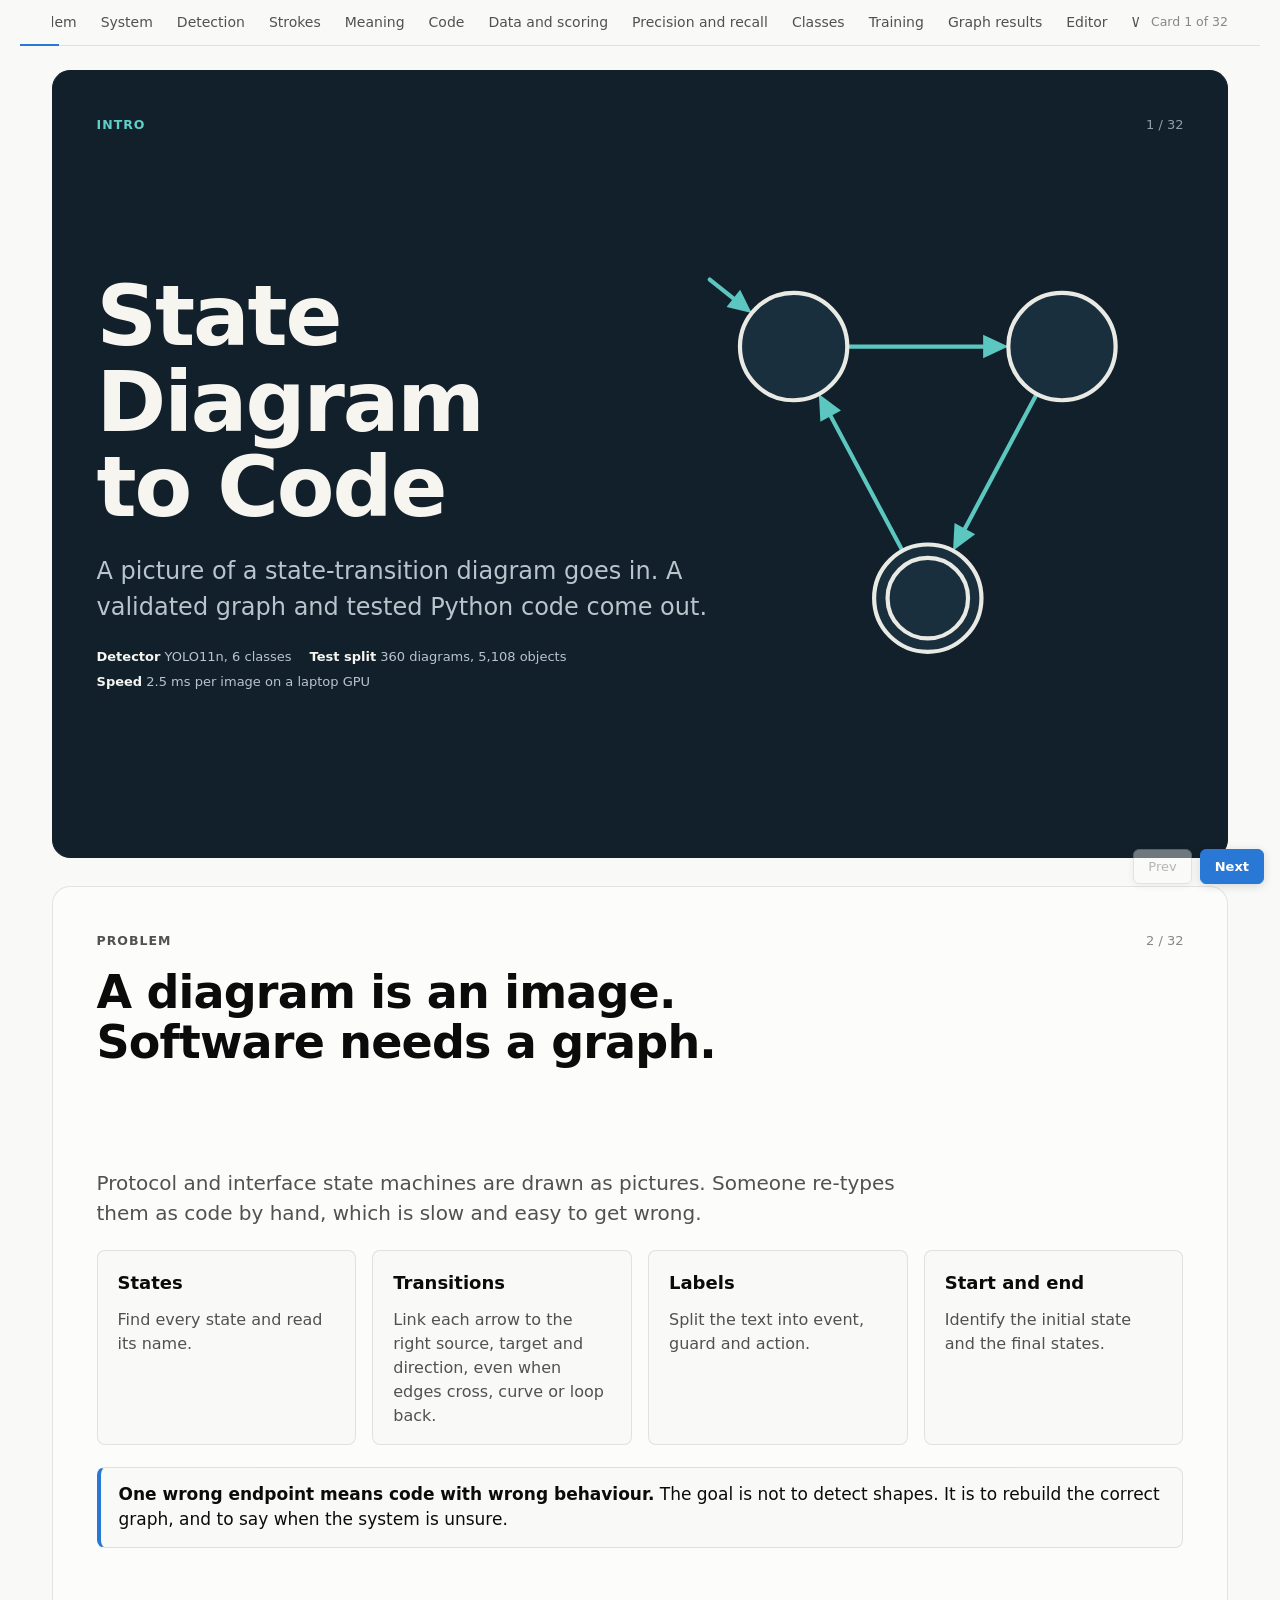
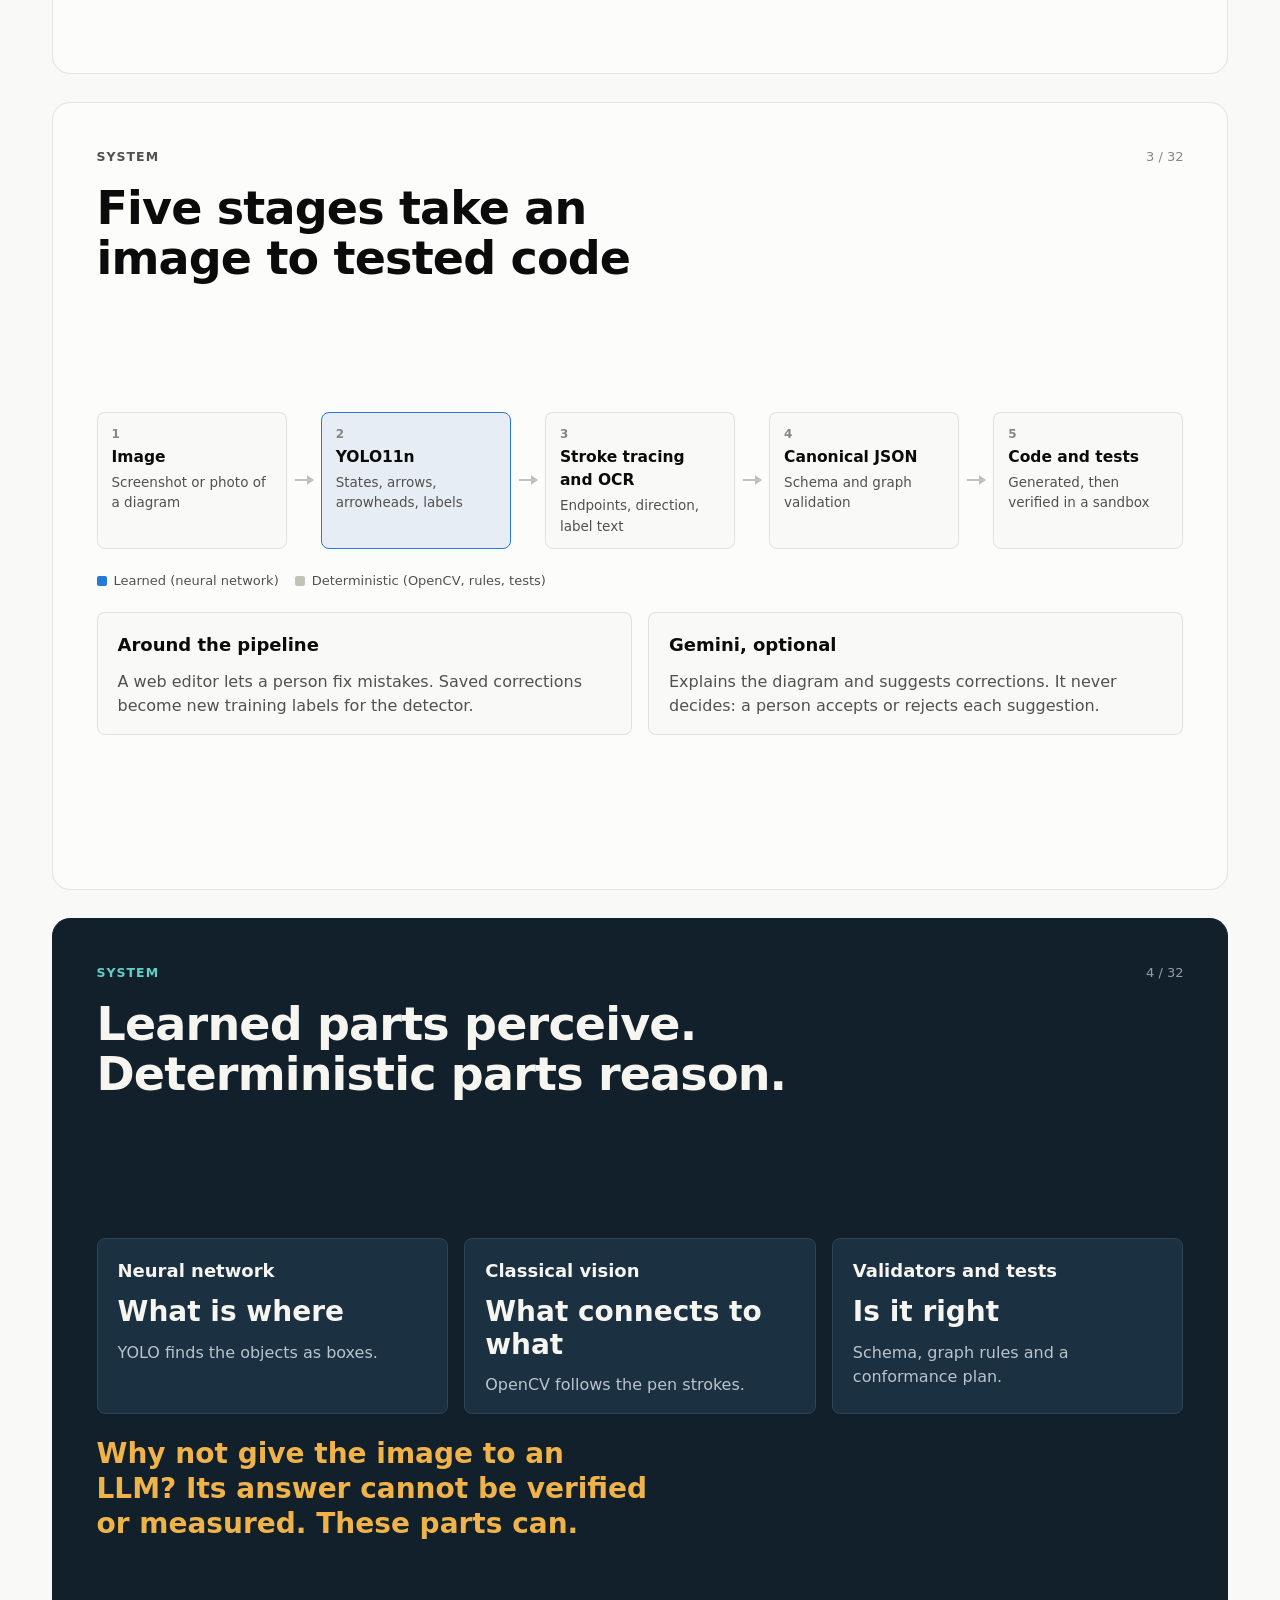
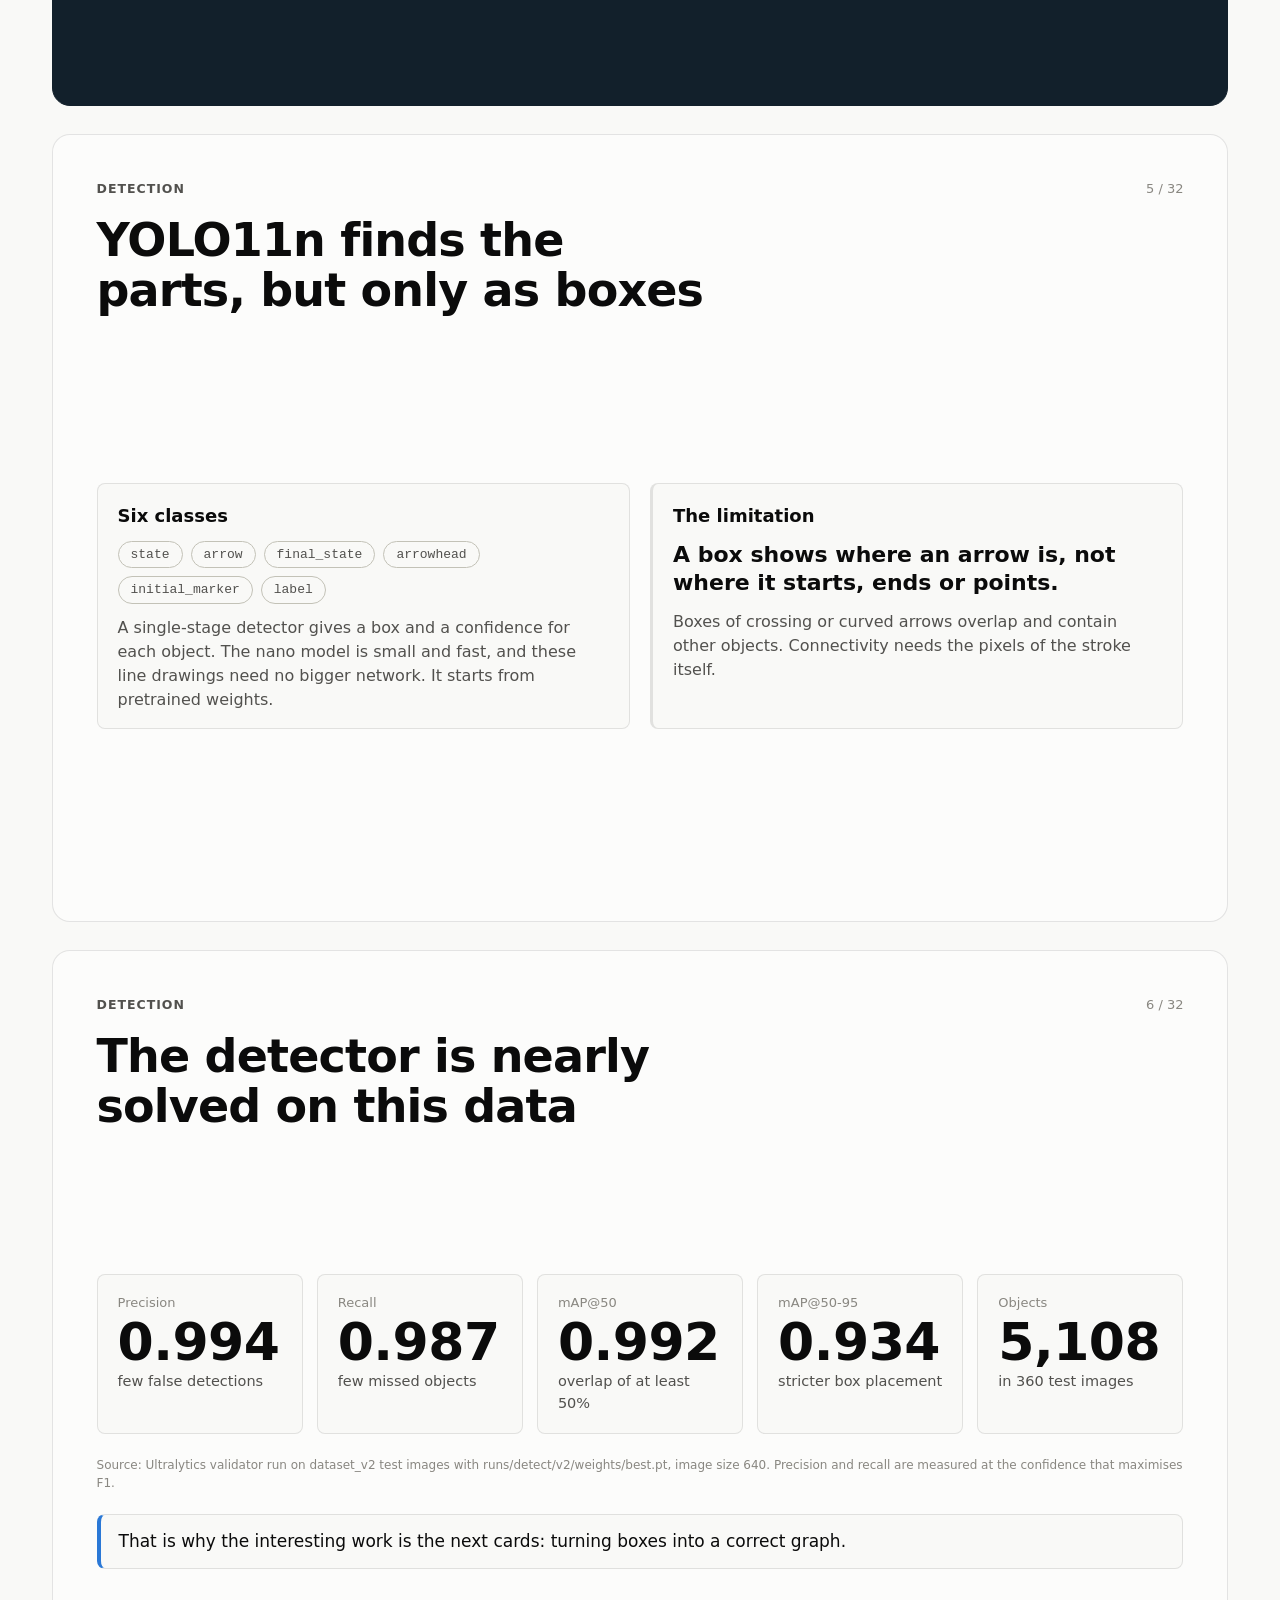
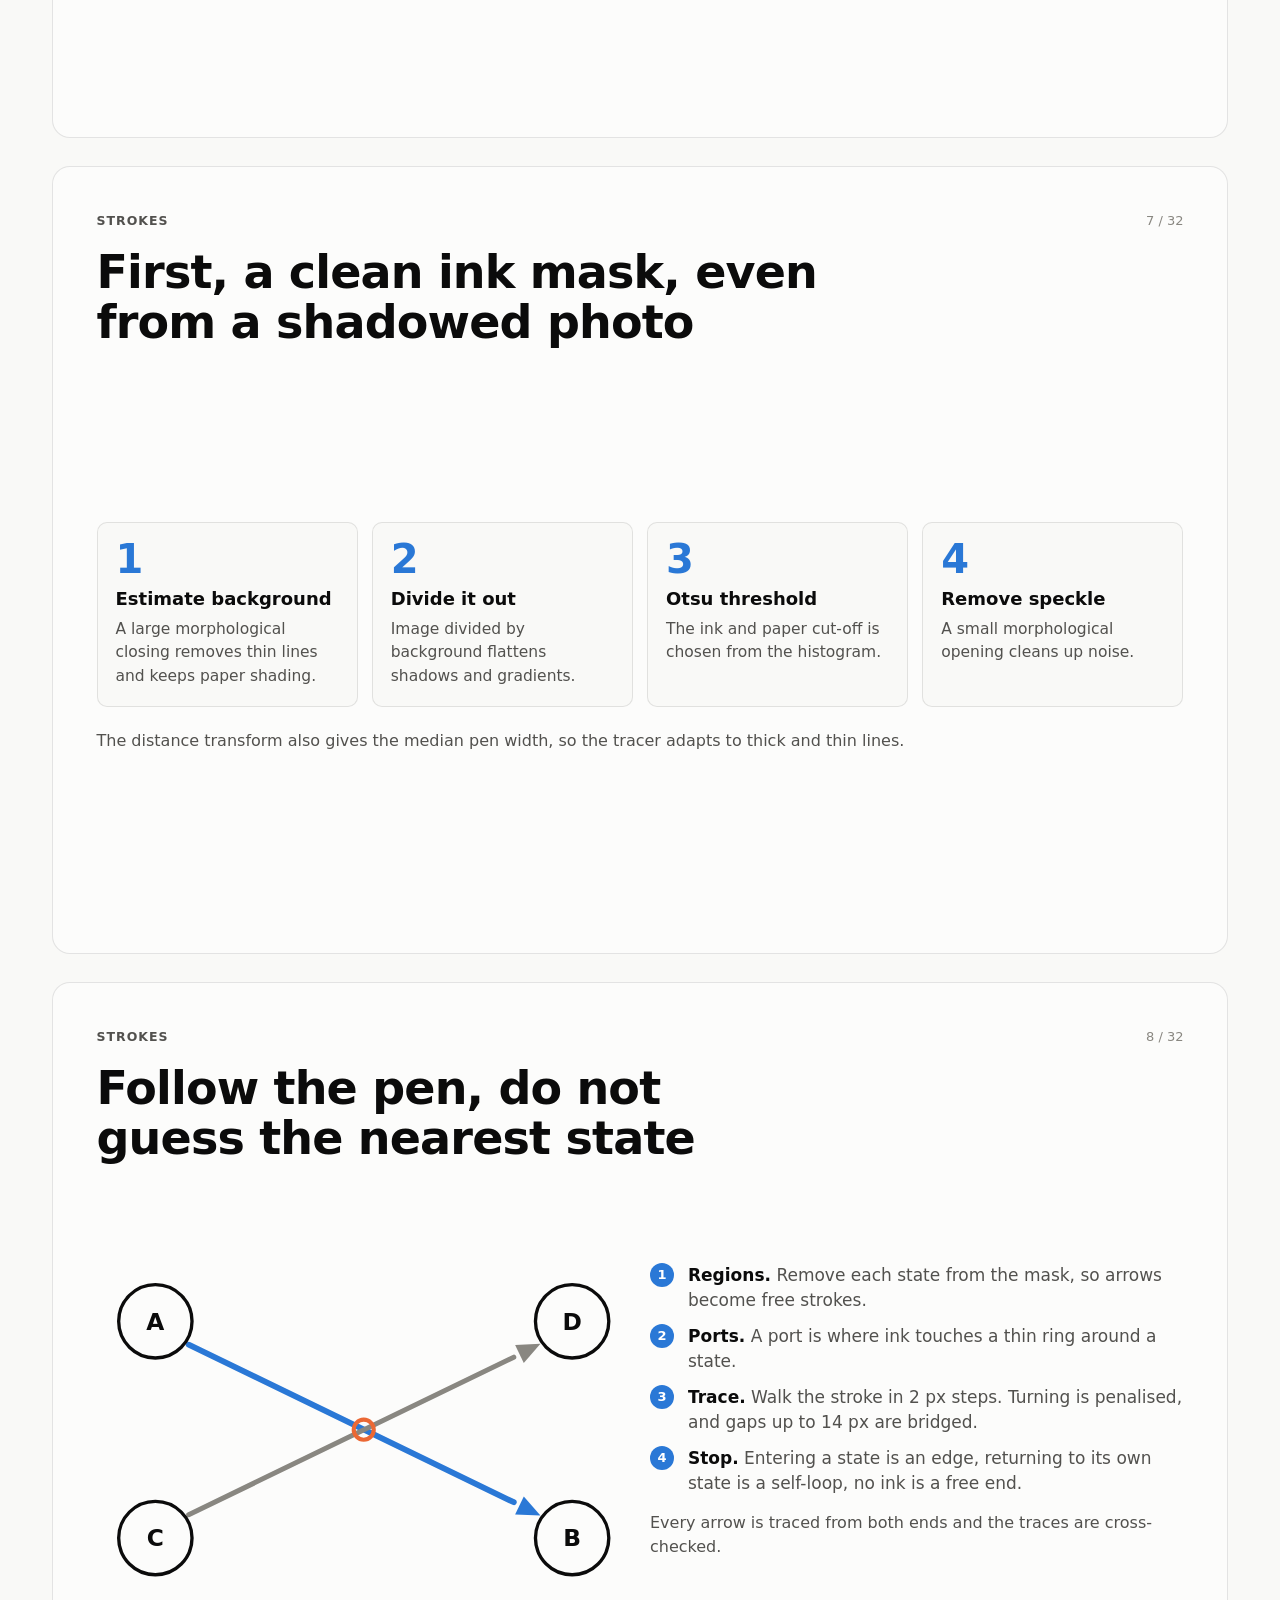
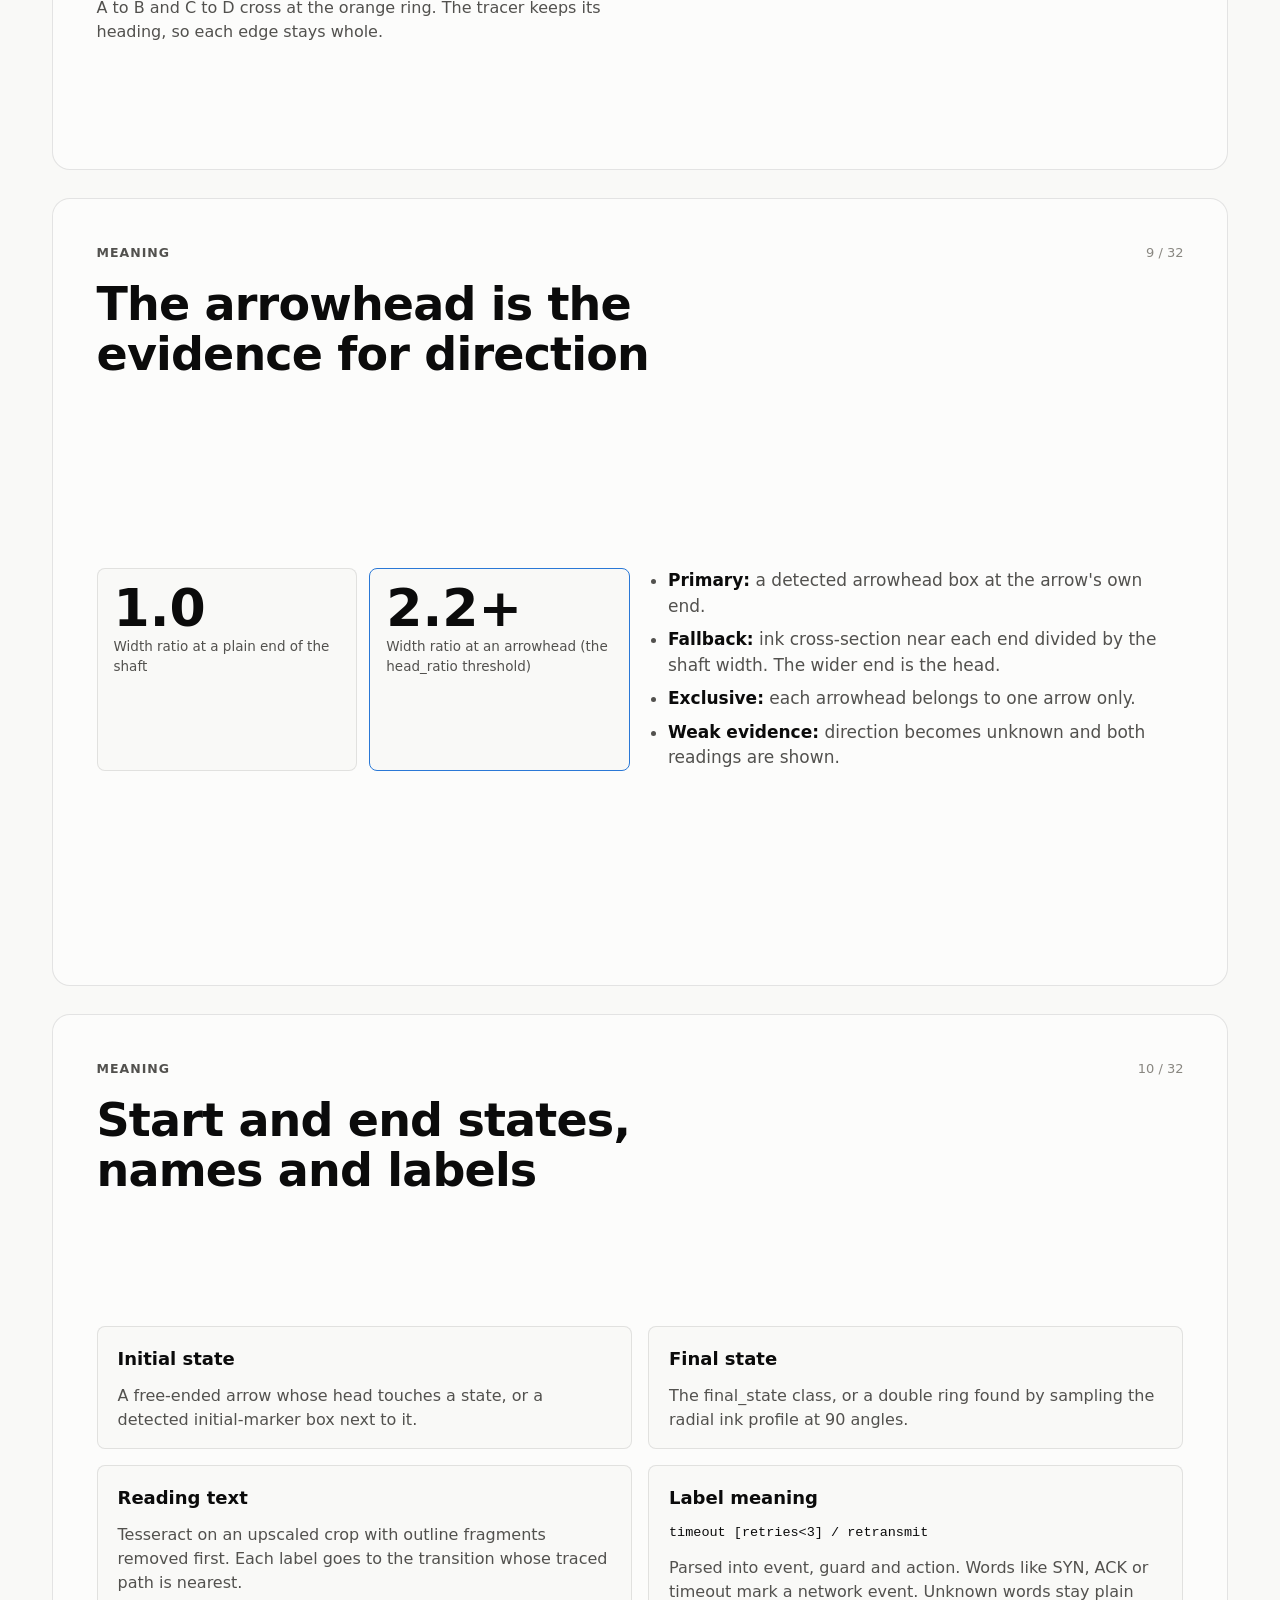
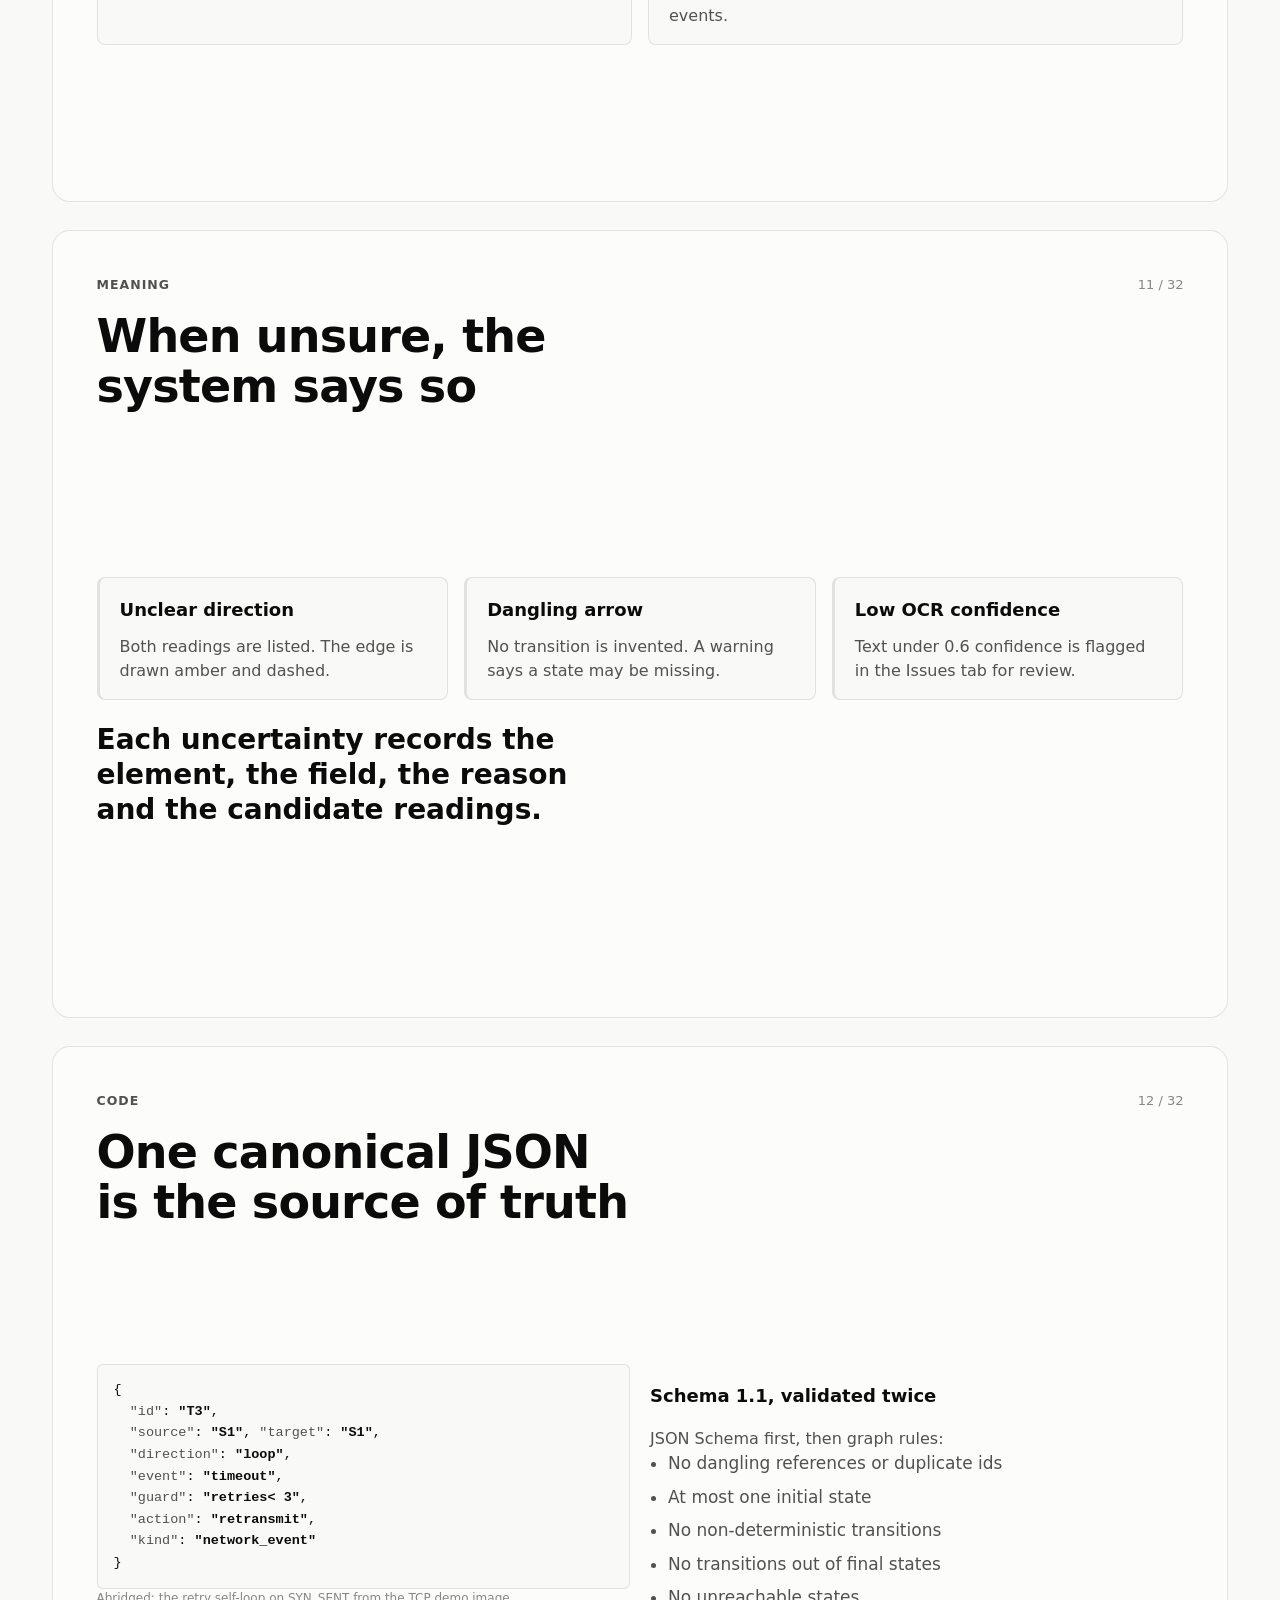
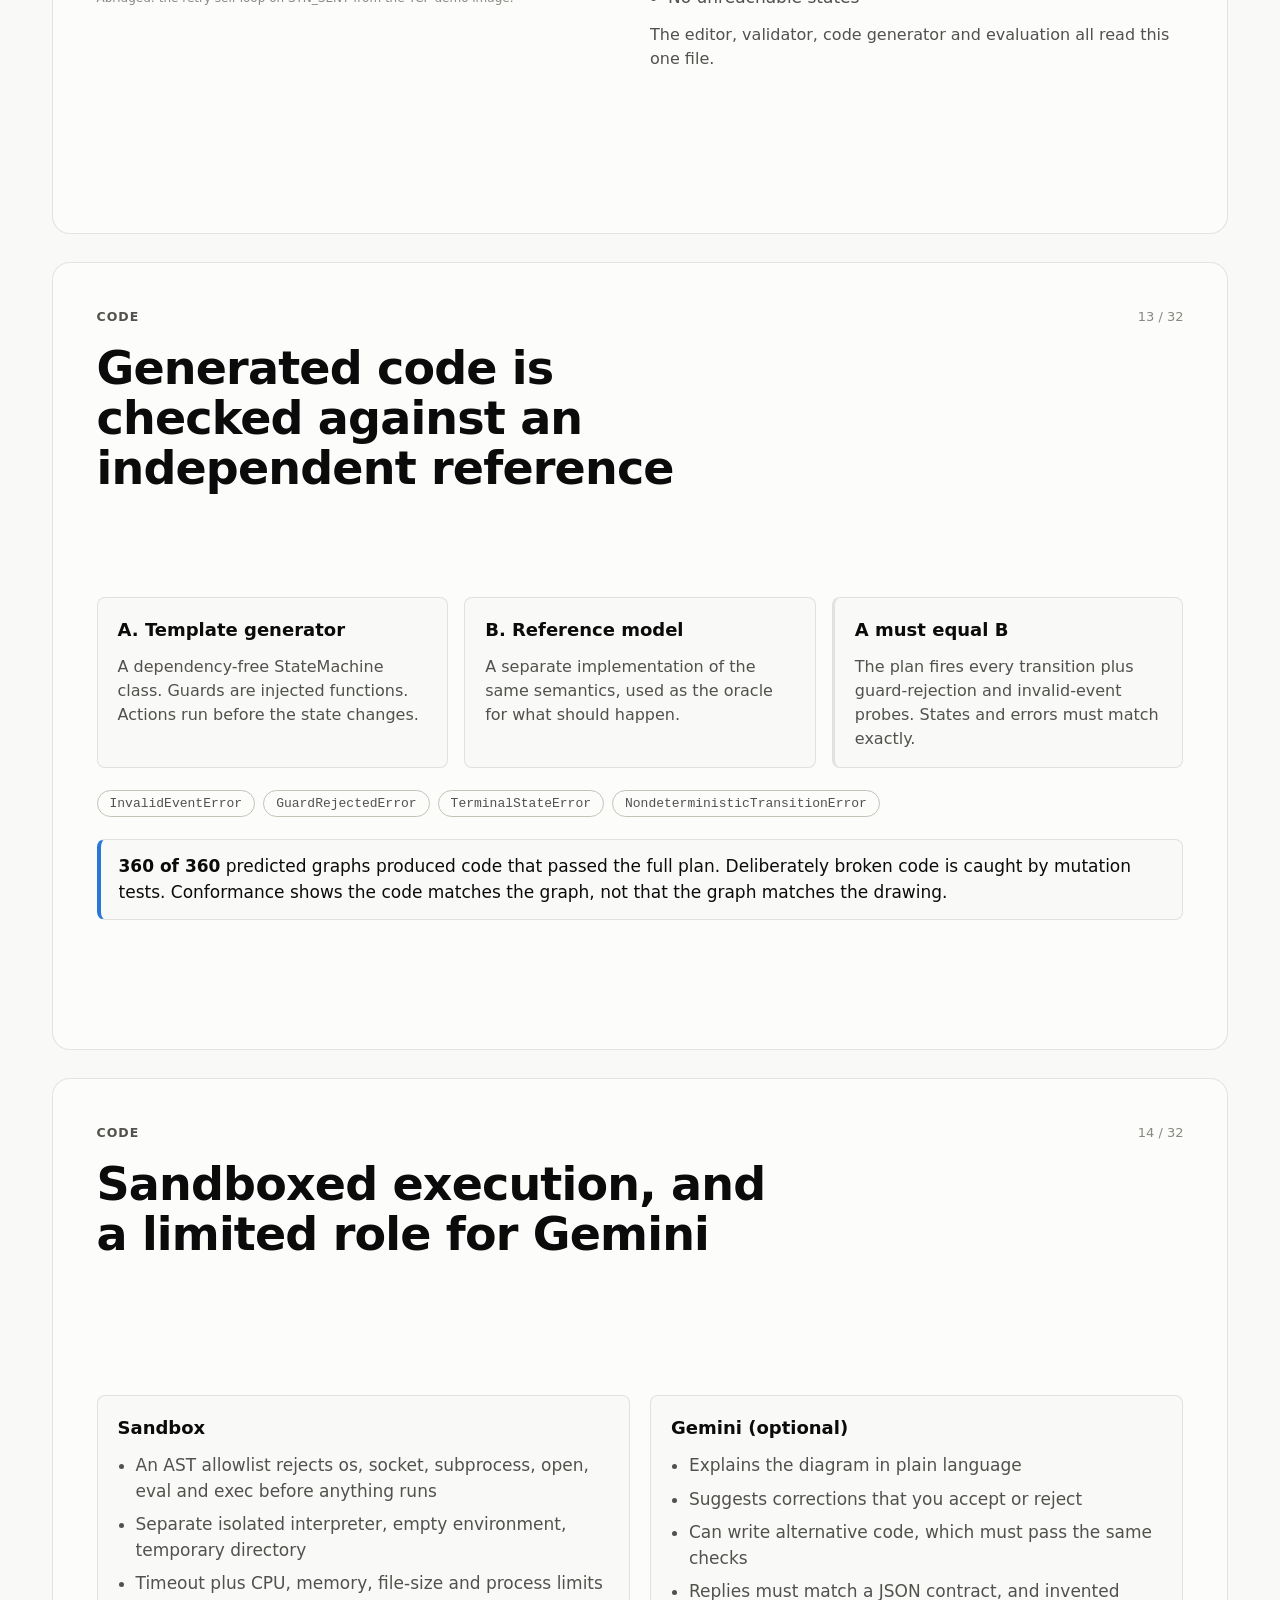
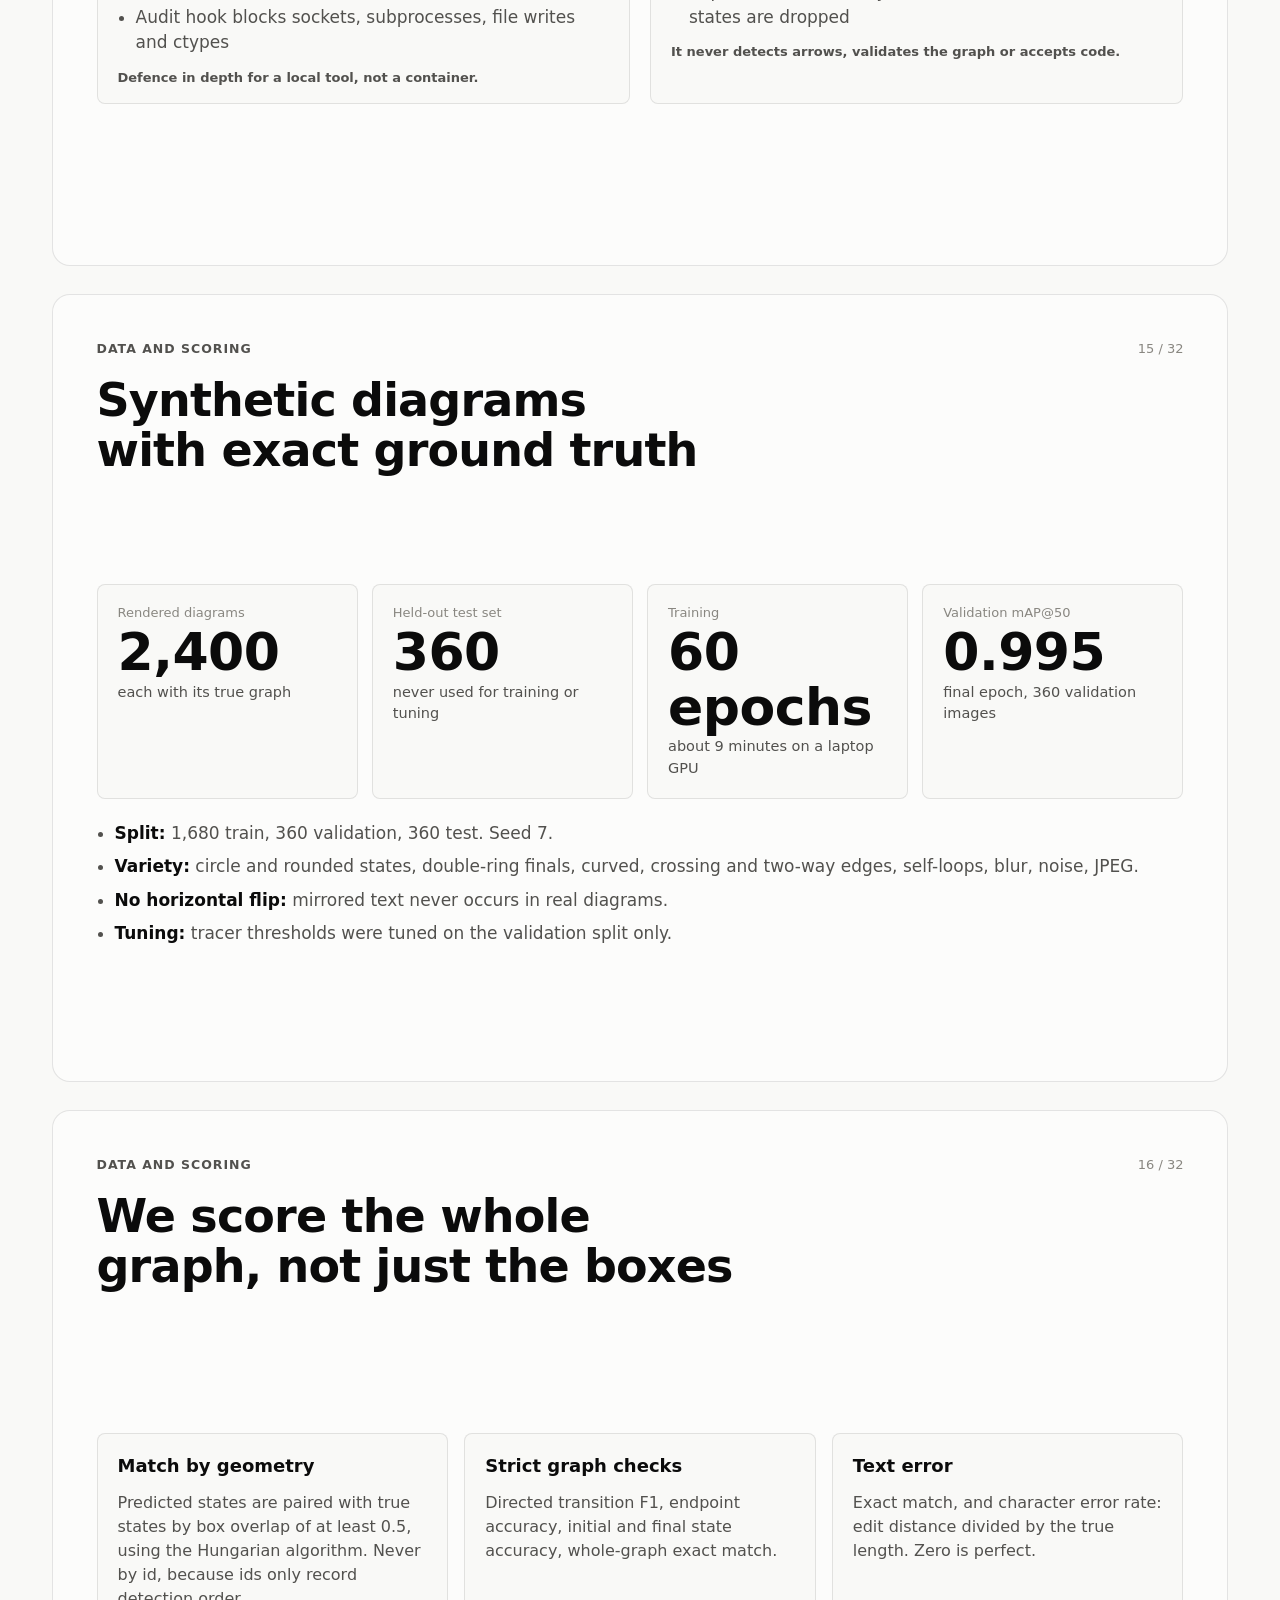
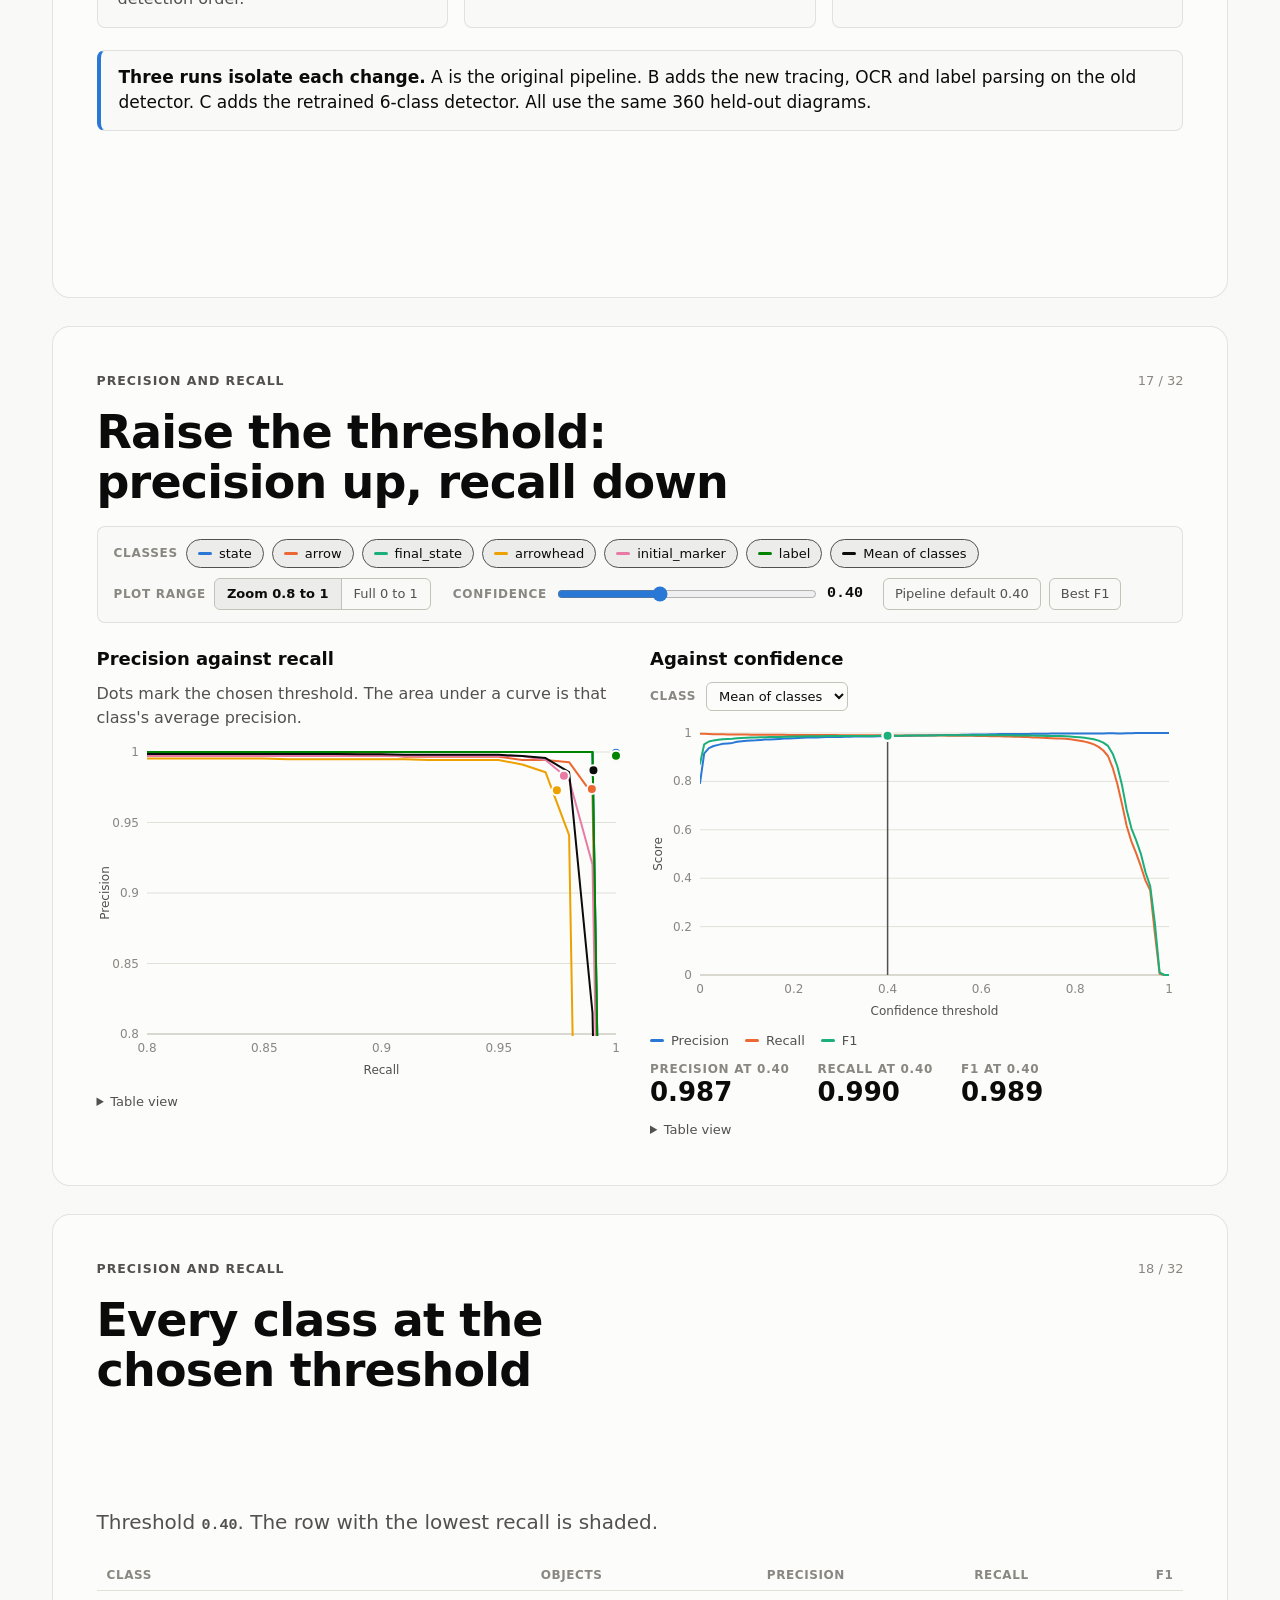
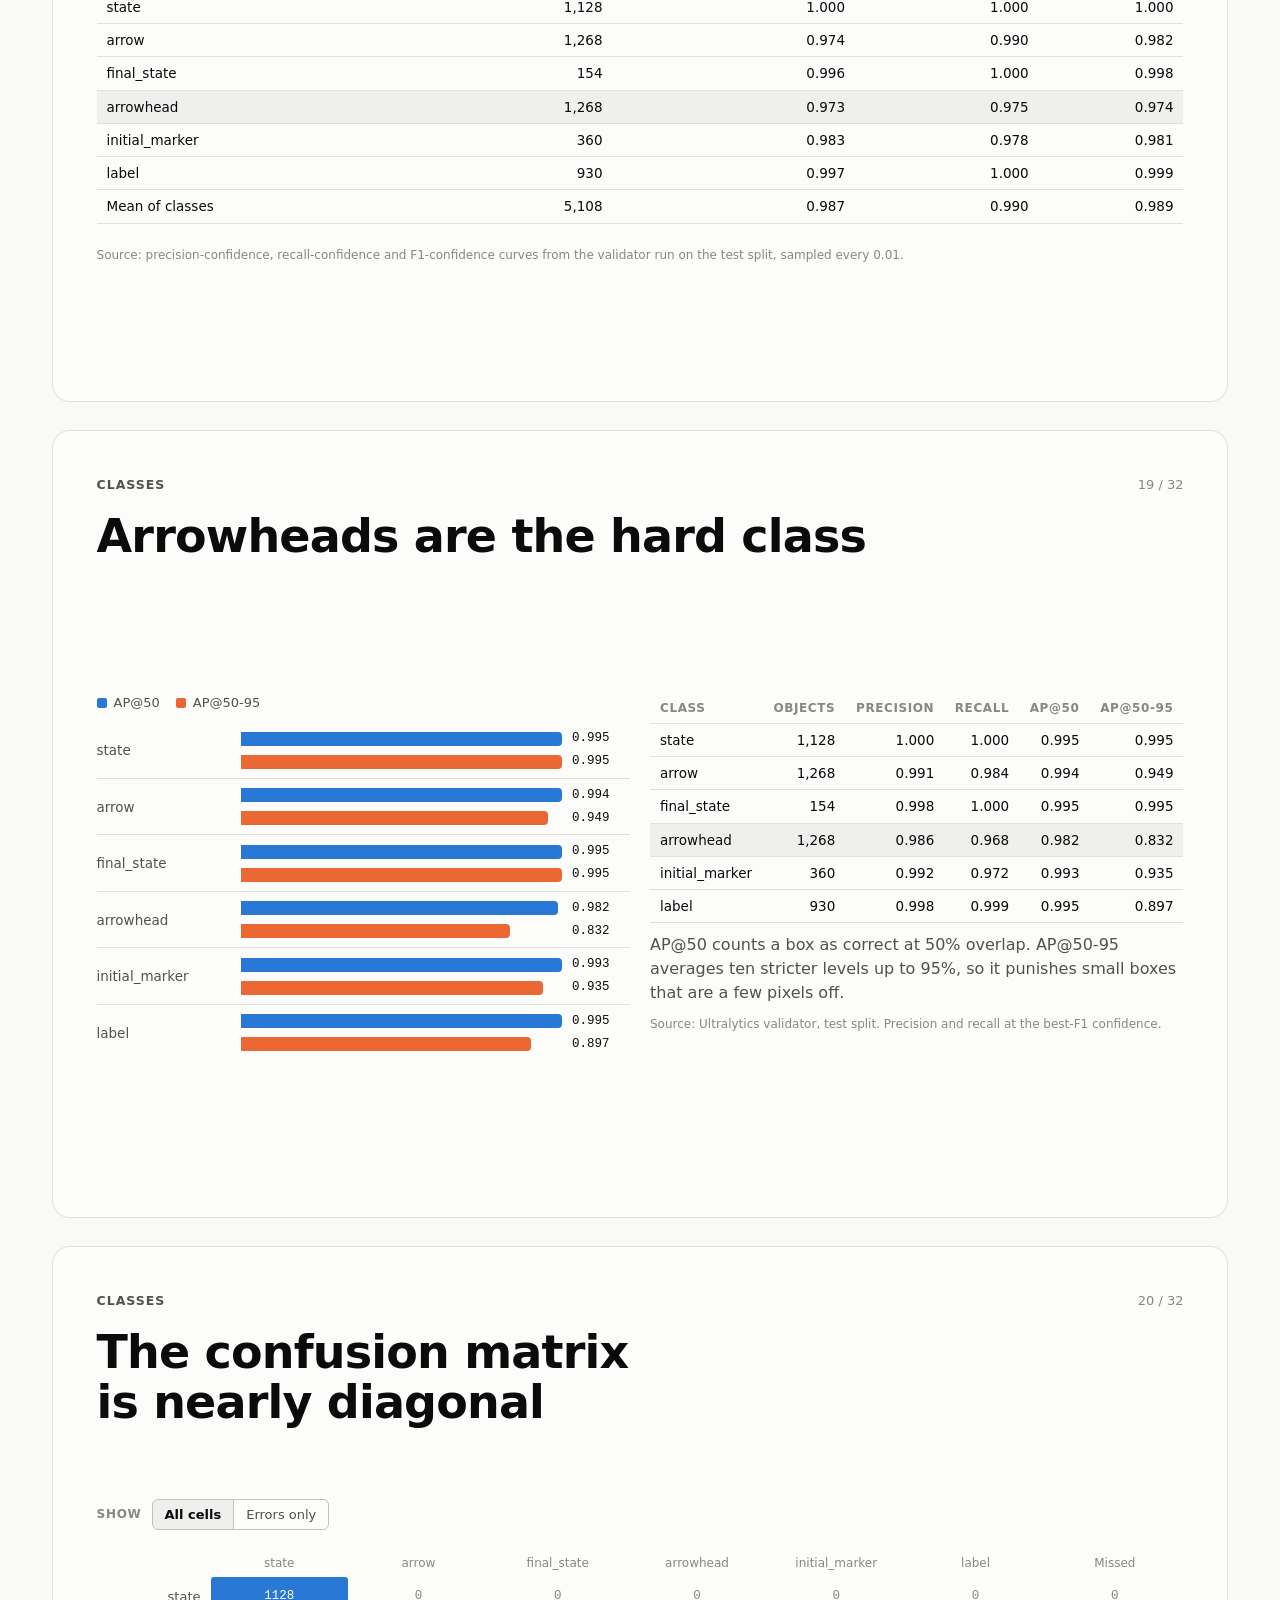
<file: demo/evaluation_lab.html>
<!doctype html><html><head><meta charset="utf-8"><meta name="viewport" content="width=device-width,initial-scale=1"></head><body><title>State Diagram to Code</title>
<style>
/* Layout concept: a deck of full-screen cards, one idea per card, scroll-snapped, with a sticky section bar and live charts on the data cards,
   every chart paired with a table view, and a discussion tab written for questions. */
:root {
  color-scheme: light;
  --plane: #f9f9f7; --surface: #fcfcfb;
  --ink: #0b0b0b; --ink2: #52514e; --muted: #898781;
  --grid: #e1e0d9; --axis: #c3c2b7; --ring: rgba(11,11,11,0.10); --wash: rgba(11,11,11,0.05);
  --s1: #2a78d6; --s2: #eb6834; --s3: #1baf7a; --s4: #eda100; --s5: #e87ba4; --s6: #008300;
  --pa: #c3c2b7; --pb: #898781;
  --good: #006300;
  --font: system-ui, -apple-system, "Segoe UI", sans-serif;
  --mono: ui-monospace, SFMono-Regular, Menlo, Consolas, monospace;
}
@media (prefers-color-scheme: dark) {
  :root:not([data-theme="light"]) {
    color-scheme: dark;
    --plane: #0d0d0d; --surface: #1a1a19;
    --ink: #f0efec; --ink2: #c3c2b7; --muted: #898781;
    --grid: #2c2c2a; --axis: #383835; --ring: rgba(255,255,255,0.10); --wash: rgba(255,255,255,0.06);
    --s1: #3987e5; --s2: #d95926; --s3: #199e70; --s4: #c98500; --s5: #d55181; --s6: #008300;
    --pa: #55544f; --pb: #898781;
    --good: #0ca30c;
  }
}
:root[data-theme="dark"] {
  color-scheme: dark;
  --plane: #0d0d0d; --surface: #1a1a19;
  --ink: #f0efec; --ink2: #c3c2b7; --muted: #898781;
  --grid: #2c2c2a; --axis: #383835; --ring: rgba(255,255,255,0.10); --wash: rgba(255,255,255,0.06);
  --s1: #3987e5; --s2: #d95926; --s3: #199e70; --s4: #c98500; --s5: #d55181; --s6: #008300;
  --pa: #55544f; --pb: #898781;
  --good: #0ca30c;
}
* { box-sizing: border-box; }
[hidden] { display: none !important; }
body { background: var(--plane); color: var(--ink); font-family: var(--font); font-size: 15px; line-height: 1.5; margin: 0; }
button, select, input { font: inherit; color: inherit; }
.wrap { max-width: 1180px; margin: 0 auto; padding-inline: clamp(16px, 3vw, 32px); padding-block: 0 56px; }
header.top { padding-block: 28px 16px; display: flex; flex-direction: column; gap: 6px; }
header.top h1 { font-size: clamp(24px, 3.4vw, 32px); line-height: 1.15; margin: 0; font-weight: 650; text-wrap: balance; }
header.top p { margin: 0; color: var(--ink2); max-width: 78ch; }
.meta { display: flex; flex-wrap: wrap; gap: 6px 18px; color: var(--muted); font-size: 13px; padding-top: 6px; }
.meta b { color: var(--ink2); font-weight: 600; }

nav.tabs { position: sticky; top: env(safe-area-inset-top, 0px); z-index: 5; background: var(--plane); border-bottom: 1px solid var(--grid); display: flex; gap: 2px; overflow-x: auto; margin-inline: calc(-1 * clamp(16px, 3vw, 32px)); padding-inline: clamp(16px, 3vw, 32px); }
nav.tabs button { background: none; border: 0; border-bottom: 2px solid transparent; padding: 12px 14px 10px; cursor: pointer; color: var(--ink2); white-space: nowrap; font-weight: 500; }
nav.tabs button:hover { color: var(--ink); background: var(--wash); }
nav.tabs button[aria-selected="true"] { color: var(--ink); border-bottom-color: var(--s1); font-weight: 650; }
:focus-visible { outline: 2px solid var(--s1); outline-offset: 2px; border-radius: 4px; }

section.panel { padding-top: 24px; display: flex; flex-direction: column; gap: 20px; }
.card { background: var(--surface); border: 1px solid var(--ring); border-radius: 8px; padding: 18px 20px 16px; min-width: 0; display: flex; flex-direction: column; gap: 12px; }
.card h2 { font-size: 17px; margin: 0; font-weight: 650; text-wrap: balance; }
.card h3 { font-size: 15px; margin: 0; font-weight: 650; }
.sub { color: var(--ink2); margin: 0; max-width: 80ch; font-size: 14px; }
.src { color: var(--muted); font-size: 12px; margin: 0; }
.grid2 { display: grid; grid-template-columns: repeat(2, minmax(0, 1fr)); gap: 20px; }
@media (max-width: 860px) { .grid2 { grid-template-columns: minmax(0, 1fr); } }

.filters { display: flex; flex-wrap: wrap; gap: 10px 22px; align-items: center; padding: 12px 16px; background: var(--surface); border: 1px solid var(--ring); border-radius: 8px; }
.filters .grp { display: flex; flex-wrap: wrap; align-items: center; gap: 6px 8px; min-width: 0; }
.filters label, .lbl { color: var(--muted); font-size: 12px; text-transform: uppercase; letter-spacing: .06em; font-weight: 600; }
.chip { display: inline-flex; align-items: center; gap: 7px; padding: 4px 11px; border: 1px solid var(--axis); border-radius: 999px; background: none; cursor: pointer; font-size: 13px; color: var(--ink2); }
.chip i { display: inline-block; width: 14px; height: 3px; border-radius: 2px; background: var(--c); }
.chip[aria-pressed="true"] { color: var(--ink); border-color: var(--ink2); background: var(--wash); }
.chip[aria-pressed="false"] i { opacity: .35; }
.seg { display: inline-flex; border: 1px solid var(--axis); border-radius: 6px; overflow: hidden; }
.seg button { background: none; border: 0; padding: 5px 12px; cursor: pointer; font-size: 13px; color: var(--ink2); }
.seg button + button { border-left: 1px solid var(--axis); }
.seg button[aria-pressed="true"] { background: var(--wash); color: var(--ink); font-weight: 650; }
.btn { background: none; border: 1px solid var(--axis); border-radius: 6px; padding: 5px 11px; cursor: pointer; font-size: 13px; color: var(--ink2); }
.btn:hover { color: var(--ink); background: var(--wash); }
select { background: var(--surface); border: 1px solid var(--axis); border-radius: 6px; padding: 5px 8px; font-size: 13px; }
input[type=range] { width: min(260px, 60vw); accent-color: var(--s1); }
.confval { font-family: var(--mono); font-size: 15px; font-weight: 600; min-width: 3.2em; }

.chart { position: relative; min-width: 0; }
.chart svg { display: block; max-width: 100%; overflow: visible; }
.chart text { font-family: var(--font); font-size: 12px; fill: var(--muted); }
.chart .axl { fill: var(--ink2); }
.keys { display: flex; flex-wrap: wrap; gap: 4px 16px; font-size: 13px; color: var(--ink2); }
.keys span { display: inline-flex; align-items: center; gap: 7px; }
.keys i { display: inline-block; width: 14px; height: 3px; border-radius: 2px; background: var(--c); }
.keys i.sq { height: 10px; width: 10px; border-radius: 2px; }

.tip { position: fixed; z-index: 30; pointer-events: none; background: var(--surface); color: var(--ink); border: 1px solid var(--axis); border-radius: 6px; padding: 8px 10px; font-size: 12.5px; min-width: 140px; max-width: 280px; box-shadow: 0 2px 10px rgba(0,0,0,.14); }
.tip .tt { color: var(--ink2); margin-bottom: 4px; font-weight: 600; }
.tip .tr { display: flex; align-items: center; gap: 8px; line-height: 1.55; }
.tip .tr i { width: 12px; height: 3px; border-radius: 2px; background: var(--c); flex: none; }
.tip .tr b { font-family: var(--mono); font-weight: 650; margin-left: auto; padding-left: 12px; }
.tip .tr span { color: var(--ink2); }

.readout { display: flex; flex-wrap: wrap; gap: 8px 28px; }
.readout div { display: flex; flex-direction: column; }
.readout .k { color: var(--muted); font-size: 12px; text-transform: uppercase; letter-spacing: .06em; font-weight: 600; }
.readout .v { font-size: 26px; font-weight: 650; line-height: 1.15; }

table.t { border-collapse: collapse; width: 100%; font-size: 13.5px; }
table.t th, table.t td { text-align: right; padding: 6px 10px; border-bottom: 1px solid var(--grid); font-variant-numeric: tabular-nums; }
table.t th:first-child, table.t td:first-child { text-align: left; }
table.t th { color: var(--muted); font-weight: 600; font-size: 12px; text-transform: uppercase; letter-spacing: .05em; white-space: nowrap; }
table.t tr.hl td { background: var(--wash); }
.tscroll { overflow-x: auto; }
details.tv > summary { cursor: pointer; color: var(--ink2); font-size: 13px; padding: 2px 0; }
details.tv[open] > summary { margin-bottom: 8px; }

.brow { display: grid; grid-template-columns: minmax(84px, 130px) minmax(0, 1fr); gap: 4px 14px; align-items: center; padding-block: 7px; border-bottom: 1px solid var(--grid); }
.brow:last-child { border-bottom: 0; }
.brow .bl { font-size: 13.5px; color: var(--ink2); overflow-wrap: anywhere; }
.bars { display: flex; flex-direction: column; gap: 4px; }
.bline { display: grid; grid-template-columns: minmax(0, 1fr) 58px; align-items: center; gap: 8px; border-radius: 3px; }
.bline:hover, .bline:focus-visible { background: var(--wash); }
.btrack { height: 14px; display: flex; }
.bar { height: 14px; border-radius: 0 4px 4px 0; min-width: 2px; background: var(--c); }
.bval { font-family: var(--mono); font-size: 12.5px; color: var(--ink); }

.stack { display: flex; flex-direction: column; gap: 14px; }
.stack .srow { display: grid; grid-template-columns: 54px minmax(0, 1fr); gap: 4px 12px; align-items: center; }
.stack .nm { font-weight: 650; font-size: 13.5px; color: var(--ink2); }
.stack .tr2 { display: flex; gap: 2px; height: 22px; }
.stack .tr2 span { height: 22px; background: var(--c); min-width: 2px; }
.stack .tr2 span:last-child { border-radius: 0 4px 4px 0; }
.stack .cap { grid-column: 2; font-size: 12.5px; color: var(--ink2); font-variant-numeric: tabular-nums; }

.cmwrap { overflow-x: auto; }
.cm { display: grid; grid-template-columns: 112px repeat(7, minmax(62px, 1fr)); gap: 2px; min-width: 620px; }
.cm .h { font-size: 12px; color: var(--muted); padding: 4px 2px; text-align: center; align-self: end; line-height: 1.2; }
.cm .rh { font-size: 13px; color: var(--ink2); padding: 0 8px 0 0; text-align: right; align-self: center; }
.cm .c { height: 40px; display: flex; align-items: center; justify-content: center; font-family: var(--mono); font-size: 12.5px; border-radius: 3px; background: color-mix(in srgb, var(--s1) calc(var(--t) * 100%), var(--surface)); color: var(--ink); }
.cm .c.hi { color: #fff; }
.cm .c.z { color: var(--muted); background: transparent; }
.cm .c:hover, .cm .c:focus-visible { outline: 2px solid var(--ink2); outline-offset: -2px; }

.hero { display: grid; grid-template-columns: minmax(0, 1.1fr) minmax(0, 1fr); gap: 28px; align-items: center; }
@media (max-width: 760px) { .hero { grid-template-columns: minmax(0, 1fr); } }
.hero .big { font-size: clamp(56px, 11vw, 84px); line-height: 1; font-weight: 700; letter-spacing: -.02em; }
.hero .cap { color: var(--ink2); margin: 6px 0 0; }
.tiles { display: grid; grid-template-columns: repeat(auto-fit, minmax(150px, 1fr)); gap: 12px; }
.tile { border: 1px solid var(--ring); border-radius: 8px; padding: 12px 14px; background: var(--surface); display: flex; flex-direction: column; gap: 2px; }
.tile .k { color: var(--muted); font-size: 12px; }
.tile .v { font-size: 26px; font-weight: 650; line-height: 1.15; }
.tile .n { color: var(--ink2); font-size: 12.5px; }
.guide { display: grid; grid-template-columns: repeat(auto-fit, minmax(230px, 1fr)); gap: 12px; }
.guide button { text-align: left; background: var(--surface); border: 1px solid var(--ring); border-radius: 8px; padding: 12px 14px; cursor: pointer; display: flex; flex-direction: column; gap: 3px; }
.guide button:hover { border-color: var(--axis); background: var(--wash); }
.guide b { font-size: 14.5px; }
.guide span { color: var(--ink2); font-size: 13.5px; }

.calc { display: grid; grid-template-columns: repeat(auto-fit, minmax(240px, 1fr)); gap: 12px; }
.calc .eq { border: 1px solid var(--ring); border-radius: 8px; padding: 12px 14px; display: flex; flex-direction: column; gap: 4px; }
.calc .eq .k { color: var(--muted); font-size: 12px; text-transform: uppercase; letter-spacing: .06em; font-weight: 600; }
.calc .eq code { font-family: var(--mono); font-size: 13.5px; color: var(--ink2); overflow-wrap: anywhere; }
.calc .eq .r { font-size: 24px; font-weight: 650; }

.qa { display: flex; flex-direction: column; gap: 8px; }
.qa details { background: var(--surface); border: 1px solid var(--ring); border-radius: 8px; padding: 0 16px; }
.qa summary { cursor: pointer; padding: 13px 0; font-weight: 600; list-style: none; display: flex; gap: 10px; align-items: baseline; }
.qa summary::-webkit-details-marker { display: none; }
.qa summary::before { content: "+"; font-family: var(--mono); color: var(--muted); width: 1ch; flex: none; }
.qa details[open] summary::before { content: "\2212"; }
.qa .body { padding: 0 0 14px 22px; color: var(--ink2); display: flex; flex-direction: column; gap: 8px; max-width: 86ch; }
.qa .body p { margin: 0; }
.qa code, .code { font-family: var(--mono); font-size: 13px; background: var(--wash); border-radius: 4px; padding: 1px 6px; color: var(--ink); }
.qa .body strong { color: var(--ink); }
.try { color: var(--ink); border-left: 3px solid var(--s1); padding-left: 10px; }

@media (prefers-reduced-motion: no-preference) { .bar, .tr2 span { transition: width .25s ease, flex-grow .25s ease; } }

/* ---- scrolling presentation ---- */
.pnav { position: sticky; top: env(safe-area-inset-top, 0px); z-index: 10; background: var(--plane); border-bottom: 1px solid var(--grid); display: flex; align-items: center; gap: 12px; margin-inline: calc(-1 * clamp(16px, 3vw, 32px)); padding-inline: clamp(16px, 3vw, 32px); }
.navin { display: flex; gap: 2px; overflow-x: auto; flex: 1; min-width: 0; scrollbar-width: none; }
.navin::-webkit-scrollbar { display: none; }
.navin a { padding: 12px 11px 10px; color: var(--ink2); text-decoration: none; white-space: nowrap; border-bottom: 2px solid transparent; font-size: 14px; font-weight: 500; }
.navin a:hover { color: var(--ink); background: var(--wash); }
.navin a[aria-current="true"] { color: var(--ink); border-bottom-color: var(--s1); font-weight: 650; }
.navctl { display: flex; align-items: center; gap: 10px; flex: none; }
.count { color: var(--muted); font-size: 12.5px; font-variant-numeric: tabular-nums; }
@media (max-width: 640px) { .count { display: none; } }
.btn[aria-pressed="true"] { background: var(--wash); color: var(--ink); border-color: var(--ink2); font-weight: 650; }
.btn.primary { background: var(--s1); border-color: var(--s1); color: #fff; font-weight: 600; }
.btn.primary:hover { filter: brightness(1.08); }
.btn:disabled { opacity: .4; cursor: default; }

section.part { padding-top: 64px; display: flex; flex-direction: column; gap: 20px; scroll-margin-top: 52px; }
section.part:first-of-type { padding-top: 12px; }
.eyebrow { margin: 0; color: var(--ink2); font-size: 12.5px; text-transform: uppercase; letter-spacing: .08em; font-weight: 650; }
.phead { display: flex; flex-direction: column; gap: 8px; }
.phead h2 { margin: 0; font-size: clamp(24px, 3.4vw, 32px); line-height: 1.15; font-weight: 650; text-wrap: balance; max-width: 36ch; }
.lead { margin: 0; color: var(--ink2); font-size: 16.5px; max-width: 70ch; }
header.top { padding-block: 28px 8px; }
header.top h1 { font-size: clamp(34px, 6vw, 56px); letter-spacing: -.02em; line-height: 1.05; }
header.top .lead { max-width: 64ch; }

.cards { display: grid; grid-template-columns: repeat(auto-fit, minmax(220px, 1fr)); gap: 16px; }
.cards.two { grid-template-columns: repeat(2, minmax(0, 1fr)); }
@media (max-width: 700px) { .cards.two { grid-template-columns: minmax(0, 1fr); } }
.cards.tight { gap: 12px; }
.mini { border: 1px solid var(--ring); border-radius: 6px; padding: 12px 14px; display: flex; flex-direction: column; gap: 4px; background: var(--surface); }
.mini b { font-size: 14.5px; }
.mini span { color: var(--ink2); font-size: 13.5px; }
.mini.warn { border-top: 4px solid #fab219; }
.mini.hl { border-color: var(--s1); background: var(--wash); }
.card.accent { border-left: 3px solid var(--s1); }
.card.warnc { border-left: 3px solid #fab219; }
.callout { border: 1px solid var(--ring); border-left: 4px solid var(--s1); border-radius: 8px; background: var(--surface); padding: 14px 18px; font-size: 15.5px; }
.pills { display: flex; flex-wrap: wrap; gap: 8px; }
.pill { border: 1px solid var(--axis); border-radius: 999px; padding: 3px 12px; font-size: 13.5px; color: var(--ink2); }
.pill.mono, .pills .pill { font-family: var(--mono); font-size: 13px; }
.big2 { margin: 0; font-size: 22px; line-height: 1.3; font-weight: 650; }
.plain { margin: 0; padding-left: 18px; display: flex; flex-direction: column; gap: 6px; color: var(--ink2); }
.plain b { color: var(--ink); }
.note { margin: 0; font-size: 13px; font-weight: 600; color: var(--ink2); }
.mono-line { margin: 0; font-family: var(--mono); font-size: 13.5px; color: var(--ink); }
.inline { display: flex; align-items: center; gap: 10px; flex-wrap: wrap; }

.pipe { display: flex; align-items: stretch; gap: 8px; flex-wrap: wrap; }
.stage { flex: 1 1 170px; border: 1px solid var(--ring); border-radius: 8px; padding: 12px 14px; background: var(--surface); display: flex; flex-direction: column; gap: 3px; min-width: 0; }
.stage .k { color: var(--muted); font-size: 12px; font-weight: 650; }
.stage b { font-size: 15.5px; }
.stage span:last-child { color: var(--ink2); font-size: 13.5px; }
.stage.learned { border-color: var(--s1); background: color-mix(in srgb, var(--s1) 9%, var(--surface)); }
.arr { align-self: center; width: 18px; height: 2px; background: var(--axis); position: relative; flex: none; }
.arr::after { content: ""; position: absolute; right: -1px; top: -4px; border-left: 7px solid var(--axis); border-top: 5px solid transparent; border-bottom: 5px solid transparent; }
@media (max-width: 980px) { .arr { display: none; } }

.steps { margin: 0; padding: 0; list-style: none; display: flex; flex-direction: column; gap: 10px; counter-reset: s; color: var(--ink2); }
.steps li { position: relative; padding-left: 38px; min-height: 26px; counter-increment: s; }
.steps li::before { content: counter(s); position: absolute; left: 0; top: 0; width: 24px; height: 24px; border-radius: 50%; background: var(--s1); color: #fff; font-size: 13px; font-weight: 700; display: flex; align-items: center; justify-content: center; }
.steps b { color: var(--ink); }

.ratios { display: flex; gap: 12px; flex-wrap: wrap; }
.ratio { flex: 1 1 180px; border: 1px solid var(--ring); border-radius: 8px; padding: 12px 16px; }
.ratio.on { border-color: var(--s1); background: color-mix(in srgb, var(--s1) 9%, var(--surface)); }
.ratio .v { font-size: 52px; font-weight: 700; line-height: 1.05; }
.ratio .n { color: var(--ink2); font-size: 13.5px; }

.diagram svg { width: 100%; max-width: 640px; height: auto; display: block; }
.diagram .big-l { font-size: 28px; font-weight: 700; fill: var(--ink); font-family: var(--font); }
.codeblock { background: var(--wash); border: 1px solid var(--ring); border-radius: 6px; padding: 14px 16px; overflow-x: auto; }
.codeblock pre { margin: 0; font-family: var(--mono); font-size: 13.5px; line-height: 1.6; color: var(--ink); }
.codeblock k { color: var(--ink2); font-style: normal; }
.codeblock s { text-decoration: none; font-weight: 650; }

.demo { display: flex; flex-direction: column; }
.demo div { display: grid; grid-template-columns: minmax(180px, 280px) minmax(0, 1fr); gap: 4px 16px; padding: 9px 0; border-bottom: 1px solid var(--grid); align-items: baseline; }
.demo div:last-child { border-bottom: 0; }
.demo span { color: var(--ink2); }
@media (max-width: 640px) { .demo div { grid-template-columns: minmax(0, 1fr); } }

details.say { border-left: 3px solid var(--axis); padding: 2px 0 2px 14px; }
details.say > summary { cursor: pointer; color: var(--ink2); font-size: 13.5px; font-weight: 600; }
details.say[open] > summary { color: var(--ink); }
details.say ul { margin: 8px 0 4px; padding-left: 18px; display: flex; flex-direction: column; gap: 6px; color: var(--ink2); max-width: 90ch; }

.pager { position: fixed; right: 16px; bottom: calc(16px + env(safe-area-inset-bottom, 0px)); z-index: 12; display: flex; gap: 8px; }
.pager .btn { background: var(--surface); box-shadow: 0 2px 10px rgba(0,0,0,.14); padding: 7px 14px; }
.pager .btn.primary { background: var(--s1); }
.wrap { padding-bottom: 96px; }

/* ---- presentation cards: each slide is a full card, one idea per card ---- */
html { scroll-snap-type: y proximity; scroll-padding-top: 54px; }
.wrap { max-width: 1240px; }
.pnav { position: sticky; }
.prog { position: absolute; left: 0; right: 0; bottom: -1px; height: 2px; background: transparent; }
.prog i { display: block; height: 2px; width: 0; background: var(--s1); transition: width .25s ease; }
.slides { display: flex; flex-direction: column; gap: 28px; padding-top: 24px; }
.slide { scroll-snap-align: start; scroll-margin-top: 54px; position: relative; overflow: hidden; background: var(--surface); border: 1px solid var(--ring); border-radius: 18px; padding: clamp(20px, 3.4vw, 52px); min-height: max(560px, calc(100svh - 112px)); display: flex; flex-direction: column; gap: 18px; font-size: 17px; min-width: 0; }
.slide .shead { display: flex; justify-content: space-between; align-items: baseline; gap: 12px; }
.slide .eyebrow { color: var(--ink2); }
.snum { font-size: 13px; color: var(--muted); font-variant-numeric: tabular-nums; }
.slide h2 { margin: 0; font-size: clamp(28px, 3.9vw, 46px); line-height: 1.08; font-weight: 700; letter-spacing: -.018em; text-wrap: balance; max-width: 26ch; }
.slide h3 { font-size: 18px; }
.slide .sbody { flex: 1; display: flex; flex-direction: column; justify-content: center; gap: 22px; min-width: 0; }
.slide .lead { font-size: clamp(17px, 1.6vw, 20px); max-width: 64ch; }
.slide .sub { font-size: 16px; }
.slide .card { background: var(--plane); border-color: var(--ring); }
.slide .tile { background: var(--plane); }
.slide .callout { background: var(--plane); font-size: 17px; }
.slide .plain { font-size: 17px; gap: 8px; }
.slide .mini { background: var(--plane); }
.slide details.say { margin-top: auto; }
.slide .filters { background: var(--plane); }
.slide .stage { background: var(--plane); }
.slide .stage.learned { background: color-mix(in srgb, var(--s1) 9%, var(--plane)); }
.slide .codeblock { background: var(--plane); }
.slide .ratio { background: var(--plane); }
.slide .cm .c { background: color-mix(in srgb, var(--s1) calc(var(--t) * 100%), var(--surface)); }
.slide .cm .c.z { background: transparent; }
.chartcol { display: flex; flex-direction: column; gap: 10px; min-width: 0; }
.chartcol h3 { margin: 0; }
.tiles.big { grid-template-columns: repeat(auto-fit, minmax(190px, 1fr)); gap: 14px; }
.tiles.big .tile { padding: 18px 20px; }
.tiles.big .tile .v { font-size: clamp(30px, 4.4vw, 52px); line-height: 1.05; font-weight: 700; letter-spacing: -.01em; }
.tiles.big .tile .k { font-size: 13px; }
.tiles.big .tile .n { font-size: 14.5px; }
.statement { margin: 0; font-size: clamp(20px, 2.4vw, 28px); line-height: 1.25; font-weight: 650; max-width: 36ch; text-wrap: balance; }
.big3 { margin: 0; font-size: clamp(21px, 2.2vw, 28px); line-height: 1.15; font-weight: 700; }
.kbd { font-family: var(--mono); font-size: 12.5px; border: 1px solid currentColor; border-radius: 4px; padding: 0 6px; opacity: .85; }
.hint { margin: 0; font-size: 14px; opacity: .8; }
.flow { margin: 0; padding: 0; list-style: none; display: grid; grid-template-columns: repeat(auto-fit, minmax(200px, 1fr)); gap: 14px; counter-reset: f; }
.flow li { counter-increment: f; background: var(--plane); border: 1px solid var(--ring); border-radius: 10px; padding: 16px 18px 18px; display: flex; flex-direction: column; gap: 6px; }
.flow li::before { content: counter(f); font-size: 40px; font-weight: 700; line-height: 1; color: var(--s1); }
.flow b { font-size: 18px; }
.flow span { color: var(--ink2); font-size: 15.5px; }

/* dark statement cards */
.slide.dark { --surface: #12202B; --plane: #1B3040; --ink: #F6F5F0; --ink2: #B9C4CC; --muted: #8FA0AC; --ring: #2D4558; --grid: #2D4558; --axis: #3C566B; --wash: rgba(255,255,255,.06); background: #12202B; color: #F6F5F0; border-color: #12202B; color-scheme: dark; }
.slide.dark .eyebrow { color: #5FD0C9; }
.slide.dark .snum { color: #8FA0AC; }
.slide.dark .card { background: #1B3040; border-color: #2D4558; }
.slide.dark .statement { color: #F0B34A; }
.slide.dark .lead, .slide.dark .sub { color: #B9C4CC; }
.slide.dark details.say > summary { color: #B9C4CC; }
.slide.dark details.say ul { color: #B9C4CC; }
.slide.dark details.say { border-left-color: #3C566B; }
.slide.dark .big3 { color: #F6F5F0; }

.slide.cover { min-height: max(620px, calc(100svh - 112px)); }
.slide.cover h1 { margin: 0; font-size: clamp(40px, 7vw, 84px); line-height: 1.02; letter-spacing: -.025em; font-weight: 700; max-width: 12ch; text-wrap: balance; }
.slide.cover .sbody { justify-content: center; max-width: 640px; position: relative; z-index: 1; }
.slide.cover .lead { color: #B9C4CC; font-size: clamp(18px, 2vw, 24px); }
.slide.cover .meta { color: #B9C4CC; padding: 0; }
.slide.cover .meta b { color: #F6F5F0; }
.coverart { position: absolute; right: clamp(16px, 5vw, 80px); top: 50%; transform: translateY(-50%); width: min(40%, 480px); height: auto; opacity: .95; }
@media (max-width: 860px) { .coverart { display: none; } }

.trio { display: flex; align-items: stretch; gap: 14px; flex-wrap: wrap; }
.trio .step { flex: 1 1 220px; background: #1B3040; border: 1px solid #2D4558; border-radius: 14px; padding: 22px 24px; display: flex; flex-direction: column; gap: 10px; min-width: 0; }
.trio .step.on { border: 2px solid #5FD0C9; }
.trio .lb { font-size: 13px; letter-spacing: .08em; text-transform: uppercase; font-weight: 650; color: #B9C4CC; }
.trio .n { font-size: clamp(56px, 9vw, 120px); line-height: 1; font-weight: 700; letter-spacing: -.03em; color: #F6F5F0; }
.trio .n.dim { color: #B9C4CC; }
.trio .n.acc { color: #5FD0C9; }
.trio .d { font-size: 15.5px; color: #B9C4CC; }
.trio .arrow { align-self: center; width: 30px; height: 18px; background: #5FD0C9; clip-path: polygon(0 35%, 60% 35%, 60% 0, 100% 50%, 60% 100%, 60% 65%, 0 65%); flex: none; }
@media (max-width: 760px) { .trio .arrow { display: none; } }

@media (max-width: 700px) { .slide { min-height: 0; border-radius: 14px; } html { scroll-snap-type: none; } }
@media print { .pnav, .pager { display: none; } .slide { break-inside: avoid; } }
</style>

<div class="wrap">

  <nav class="pnav" aria-label="Presentation sections">
    <div class="navin" id="nav"></div>
    <div class="navctl">
      <span class="count" id="count" aria-live="polite"></span>
    </div>
    <div class="prog" aria-hidden="true"><i id="bar"></i></div>
  </nav>

  <main class="slides">

  <!-- 1 COVER -->
  <section class="slide dark cover" id="s-cover" data-group="Intro">
    <div class="shead"><span class="eyebrow"></span><span class="snum"></span></div>
    <div class="sbody">
      <h1>State Diagram to Code</h1>
      <p class="lead">A picture of a state-transition diagram goes in. A validated graph and tested Python code come out.</p>
      <div class="meta">
        <span><b>Detector</b> YOLO11n, 6 classes</span>
        <span><b>Test split</b> 360 diagrams, 5,108 objects</span>
        <span><b>Speed</b> 2.5 ms per image on a laptop GPU</span>
      </div>
    </div>
    <svg class="coverart" viewBox="0 0 560 560" role="img" aria-label="A small state diagram: an initial arrow into state A, arrows from A to B, B to C and C back to A, with C drawn as a double-ring final state">
      <g fill="none" stroke="#5FD0C9" stroke-width="5" stroke-linecap="round"><line x1="184" y1="140" x2="346" y2="140"/><line x1="409.9" y1="196.4" x2="324.2" y2="357.1"/><line x1="249.9" y1="383.6" x2="164.2" y2="222.9"/><line x1="20" y1="60" x2="48.1" y2="82.5"/></g>
      <g fill="#5FD0C9"><polygon points="376,140 346,126 346,154"/><polygon points="310.1,383.6 336.5,363.7 311.9,350.5"/><polygon points="150.1,196.4 176.5,216.3 151.9,229.5"/><polygon points="70,100 40,92.7 56.2,72.3"/></g>
      <g fill="#1B3040" stroke="#F6F5F0" stroke-width="5"><circle cx="120" cy="140" r="64"/><circle cx="440" cy="140" r="64"/><circle cx="280" cy="440" r="64"/></g>
      <circle cx="280" cy="440" r="48" fill="none" stroke="#F6F5F0" stroke-width="5"/>
    </svg>
  </section>

  <!-- 2 PROBLEM -->
  <section class="slide" id="s-problem" data-group="Problem">
    <div class="shead"><span class="eyebrow"></span><span class="snum"></span></div>
    <h2>A diagram is an image. Software needs a graph.</h2>
    <div class="sbody">
      <p class="lead">Protocol and interface state machines are drawn as pictures. Someone re-types them as code by hand, which is slow and easy to get wrong.</p>
      <div class="cards">
        <div class="card"><h3>States</h3><p class="sub">Find every state and read its name.</p></div>
        <div class="card"><h3>Transitions</h3><p class="sub">Link each arrow to the right source, target and direction, even when edges cross, curve or loop back.</p></div>
        <div class="card"><h3>Labels</h3><p class="sub">Split the text into event, guard and action.</p></div>
        <div class="card"><h3>Start and end</h3><p class="sub">Identify the initial state and the final states.</p></div>
      </div>
      <div class="callout"><b>One wrong endpoint means code with wrong behaviour.</b> The goal is not to detect shapes. It is to rebuild the correct graph, and to say when the system is unsure.</div>
    </div>
  </section>

  <!-- 3 PIPELINE -->
  <section class="slide" id="s-pipeline" data-group="System">
    <div class="shead"><span class="eyebrow"></span><span class="snum"></span></div>
    <h2>Five stages take an image to tested code</h2>
    <div class="sbody">
      <div class="pipe" role="list">
        <div class="stage" role="listitem"><span class="k">1</span><b>Image</b><span>Screenshot or photo of a diagram</span></div><span class="arr" aria-hidden="true"></span>
        <div class="stage learned" role="listitem"><span class="k">2</span><b>YOLO11n</b><span>States, arrows, arrowheads, labels</span></div><span class="arr" aria-hidden="true"></span>
        <div class="stage" role="listitem"><span class="k">3</span><b>Stroke tracing and OCR</b><span>Endpoints, direction, label text</span></div><span class="arr" aria-hidden="true"></span>
        <div class="stage" role="listitem"><span class="k">4</span><b>Canonical JSON</b><span>Schema and graph validation</span></div><span class="arr" aria-hidden="true"></span>
        <div class="stage" role="listitem"><span class="k">5</span><b>Code and tests</b><span>Generated, then verified in a sandbox</span></div>
      </div>
      <div class="keys"><span><i class="sq" style="--c:var(--s1)"></i>Learned (neural network)</span><span><i class="sq" style="--c:var(--axis)"></i>Deterministic (OpenCV, rules, tests)</span></div>
      <div class="cards two">
        <div class="card"><h3>Around the pipeline</h3><p class="sub">A web editor lets a person fix mistakes. Saved corrections become new training labels for the detector.</p></div>
        <div class="card"><h3>Gemini, optional</h3><p class="sub">Explains the diagram and suggests corrections. It never decides: a person accepts or rejects each suggestion.</p></div>
      </div>
    </div>
  </section>

  <!-- 4 PRINCIPLE (dark) -->
  <section class="slide dark" id="s-principle" data-group="System">
    <div class="shead"><span class="eyebrow"></span><span class="snum"></span></div>
    <h2>Learned parts perceive. Deterministic parts reason.</h2>
    <div class="sbody">
      <div class="cards">
        <div class="card"><h3>Neural network</h3><p class="big3">What is where</p><p class="sub">YOLO finds the objects as boxes.</p></div>
        <div class="card"><h3>Classical vision</h3><p class="big3">What connects to what</p><p class="sub">OpenCV follows the pen strokes.</p></div>
        <div class="card"><h3>Validators and tests</h3><p class="big3">Is it right</p><p class="sub">Schema, graph rules and a conformance plan.</p></div>
      </div>
      <p class="statement">Why not give the image to an LLM? Its answer cannot be verified or measured. These parts can.</p>
    </div>
  </section>

  <!-- 5 YOLO -->
  <section class="slide" id="s-yolo" data-group="Detection">
    <div class="shead"><span class="eyebrow"></span><span class="snum"></span></div>
    <h2>YOLO11n finds the parts, but only as boxes</h2>
    <div class="sbody">
      <div class="grid2">
        <div class="card"><h3>Six classes</h3>
          <div class="pills"><span class="pill">state</span><span class="pill">arrow</span><span class="pill">final_state</span><span class="pill">arrowhead</span><span class="pill">initial_marker</span><span class="pill">label</span></div>
          <p class="sub">A single-stage detector gives a box and a confidence for each object. The nano model is small and fast, and these line drawings need no bigger network. It starts from pretrained weights.</p></div>
        <div class="card accent"><h3>The limitation</h3>
          <p class="big2">A box shows where an arrow is, not where it starts, ends or points.</p>
          <p class="sub">Boxes of crossing or curved arrows overlap and contain other objects. Connectivity needs the pixels of the stroke itself.</p></div>
      </div>
    </div>
  </section>

  <!-- 6 DETECTOR TILES -->
  <section class="slide" id="s-detector" data-group="Detection">
    <div class="shead"><span class="eyebrow"></span><span class="snum"></span></div>
    <h2>The detector is nearly solved on this data</h2>
    <div class="sbody">
      <div class="tiles big" id="sumTiles"></div>
      <p class="src">Source: Ultralytics validator run on dataset_v2 test images with runs/detect/v2/weights/best.pt, image size 640. Precision and recall are measured at the confidence that maximises F1.</p>
      <div class="callout">That is why the interesting work is the next cards: turning boxes into a correct graph.</div>
    </div>
  </section>

  <!-- 7 INK MASK -->
  <section class="slide" id="s-ink" data-group="Strokes">
    <div class="shead"><span class="eyebrow"></span><span class="snum"></span></div>
    <h2>First, a clean ink mask, even from a shadowed photo</h2>
    <div class="sbody">
      <ol class="flow">
        <li><b>Estimate background</b><span>A large morphological closing removes thin lines and keeps paper shading.</span></li>
        <li><b>Divide it out</b><span>Image divided by background flattens shadows and gradients.</span></li>
        <li><b>Otsu threshold</b><span>The ink and paper cut-off is chosen from the histogram.</span></li>
        <li><b>Remove speckle</b><span>A small morphological opening cleans up noise.</span></li>
      </ol>
      <p class="sub">The distance transform also gives the median pen width, so the tracer adapts to thick and thin lines.</p>
    </div>
  </section>

  <!-- 8 TRACING -->
  <section class="slide" id="s-tracing" data-group="Strokes">
    <div class="shead"><span class="eyebrow"></span><span class="snum"></span></div>
    <h2>Follow the pen, do not guess the nearest state</h2>
    <div class="sbody">
      <div class="grid2">
        <div class="diagram">
          <svg viewBox="0 0 640 400" role="img" aria-label="Two crossing arrows between four states A, B, C and D. The highlighted path from A to B passes straight through the crossing point.">
            <line x1="110" y1="98" x2="500" y2="287" style="stroke:var(--s1);stroke-width:7;stroke-linecap:round"/>
            <line x1="110" y1="302" x2="500" y2="113" style="stroke:var(--muted);stroke-width:6;stroke-linecap:round"/>
            <polygon points="532,303 501.6,301.6 512,280" style="fill:var(--s1)"/>
            <polygon points="532,97 512,120 501.6,98.4" style="fill:var(--muted)"/>
            <circle cx="320" cy="200" r="12" style="fill:none;stroke:var(--s2);stroke-width:5"/>
            <circle cx="70" cy="70" r="44" style="fill:var(--surface);stroke:var(--ink);stroke-width:4"/>
            <circle cx="570" cy="330" r="44" style="fill:var(--surface);stroke:var(--ink);stroke-width:4"/>
            <circle cx="70" cy="330" r="44" style="fill:var(--surface);stroke:var(--ink);stroke-width:4"/>
            <circle cx="570" cy="70" r="44" style="fill:var(--surface);stroke:var(--ink);stroke-width:4"/>
            <text x="70" y="80" text-anchor="middle" class="big-l">A</text><text x="570" y="340" text-anchor="middle" class="big-l">B</text>
            <text x="70" y="340" text-anchor="middle" class="big-l">C</text><text x="570" y="80" text-anchor="middle" class="big-l">D</text>
          </svg>
          <p class="sub">A to B and C to D cross at the orange ring. The tracer keeps its heading, so each edge stays whole.</p>
        </div>
        <div>
          <ol class="steps">
            <li><b>Regions.</b> Remove each state from the mask, so arrows become free strokes.</li>
            <li><b>Ports.</b> A port is where ink touches a thin ring around a state.</li>
            <li><b>Trace.</b> Walk the stroke in 2 px steps. Turning is penalised, and gaps up to 14 px are bridged.</li>
            <li><b>Stop.</b> Entering a state is an edge, returning to its own state is a self-loop, no ink is a free end.</li>
          </ol>
          <p class="sub" style="margin-top:14px">Every arrow is traced from both ends and the traces are cross-checked.</p>
        </div>
      </div>
    </div>
  </section>

  <!-- 9 DIRECTION -->
  <section class="slide" id="s-direction" data-group="Meaning">
    <div class="shead"><span class="eyebrow"></span><span class="snum"></span></div>
    <h2>The arrowhead is the evidence for direction</h2>
    <div class="sbody">
      <div class="grid2">
        <div class="ratios">
          <div class="ratio"><div class="v">1.0</div><div class="n">Width ratio at a plain end of the shaft</div></div>
          <div class="ratio on"><div class="v">2.2+</div><div class="n">Width ratio at an arrowhead (the head_ratio threshold)</div></div>
        </div>
        <ul class="plain">
          <li><b>Primary:</b> a detected arrowhead box at the arrow's own end.</li>
          <li><b>Fallback:</b> ink cross-section near each end divided by the shaft width. The wider end is the head.</li>
          <li><b>Exclusive:</b> each arrowhead belongs to one arrow only.</li>
          <li><b>Weak evidence:</b> direction becomes unknown and both readings are shown.</li></ul>
      </div>
    </div>
  </section>

  <!-- 10 MEANING -->
  <section class="slide" id="s-meaning" data-group="Meaning">
    <div class="shead"><span class="eyebrow"></span><span class="snum"></span></div>
    <h2>Start and end states, names and labels</h2>
    <div class="sbody">
      <div class="cards two">
        <div class="card"><h3>Initial state</h3><p class="sub">A free-ended arrow whose head touches a state, or a detected initial-marker box next to it.</p></div>
        <div class="card"><h3>Final state</h3><p class="sub">The final_state class, or a double ring found by sampling the radial ink profile at 90 angles.</p></div>
        <div class="card"><h3>Reading text</h3><p class="sub">Tesseract on an upscaled crop with outline fragments removed first. Each label goes to the transition whose traced path is nearest.</p></div>
        <div class="card"><h3>Label meaning</h3><p class="mono-line">timeout [retries&lt;3] / retransmit</p><p class="sub">Parsed into event, guard and action. Words like SYN, ACK or timeout mark a network event. Unknown words stay plain events.</p></div>
      </div>
    </div>
  </section>

  <!-- 11 UNCERTAINTY -->
  <section class="slide" id="s-uncertainty" data-group="Meaning">
    <div class="shead"><span class="eyebrow"></span><span class="snum"></span></div>
    <h2>When unsure, the system says so</h2>
    <div class="sbody">
      <div class="cards">
        <div class="card warnc"><h3>Unclear direction</h3><p class="sub">Both readings are listed. The edge is drawn amber and dashed.</p></div>
        <div class="card warnc"><h3>Dangling arrow</h3><p class="sub">No transition is invented. A warning says a state may be missing.</p></div>
        <div class="card warnc"><h3>Low OCR confidence</h3><p class="sub">Text under 0.6 confidence is flagged in the Issues tab for review.</p></div>
      </div>
      <p class="statement">Each uncertainty records the element, the field, the reason and the candidate readings.</p>
    </div>
  </section>

  <!-- 12 JSON -->
  <section class="slide" id="s-json" data-group="Code">
    <div class="shead"><span class="eyebrow"></span><span class="snum"></span></div>
    <h2>One canonical JSON is the source of truth</h2>
    <div class="sbody">
      <div class="grid2">
        <div>
          <div class="codeblock" role="img" aria-label="Abridged JSON for the retry self-loop transition">
<pre>{
  <k>"id"</k>: <s>"T3"</s>,
  <k>"source"</k>: <s>"S1"</s>, <k>"target"</k>: <s>"S1"</s>,
  <k>"direction"</k>: <s>"loop"</s>,
  <k>"event"</k>: <s>"timeout"</s>,
  <k>"guard"</k>: <s>"retries&lt; 3"</s>,
  <k>"action"</k>: <s>"retransmit"</s>,
  <k>"kind"</k>: <s>"network_event"</s>
}</pre></div>
          <p class="src">Abridged: the retry self-loop on SYN_SENT from the TCP demo image.</p>
        </div>
        <div>
          <h3>Schema 1.1, validated twice</h3>
          <p class="sub">JSON Schema first, then graph rules:</p>
          <ul class="plain"><li>No dangling references or duplicate ids</li><li>At most one initial state</li><li>No non-deterministic transitions</li><li>No transitions out of final states</li><li>No unreachable states</li></ul>
          <p class="sub" style="margin-top:12px">The editor, validator, code generator and evaluation all read this one file.</p>
        </div>
      </div>
    </div>
  </section>

  <!-- 13 CONFORMANCE -->
  <section class="slide" id="s-conformance" data-group="Code">
    <div class="shead"><span class="eyebrow"></span><span class="snum"></span></div>
    <h2>Generated code is checked against an independent reference</h2>
    <div class="sbody">
      <div class="cards">
        <div class="card"><h3>A. Template generator</h3><p class="sub">A dependency-free StateMachine class. Guards are injected functions. Actions run before the state changes.</p></div>
        <div class="card"><h3>B. Reference model</h3><p class="sub">A separate implementation of the same semantics, used as the oracle for what should happen.</p></div>
        <div class="card accent"><h3>A must equal B</h3><p class="sub">The plan fires every transition plus guard-rejection and invalid-event probes. States and errors must match exactly.</p></div>
      </div>
      <div class="pills"><span class="pill">InvalidEventError</span><span class="pill">GuardRejectedError</span><span class="pill">TerminalStateError</span><span class="pill">NondeterministicTransitionError</span></div>
      <div class="callout"><b>360 of 360</b> predicted graphs produced code that passed the full plan. Deliberately broken code is caught by mutation tests. Conformance shows the code matches the graph, not that the graph matches the drawing.</div>
    </div>
  </section>

  <!-- 14 SANDBOX -->
  <section class="slide" id="s-sandbox" data-group="Code">
    <div class="shead"><span class="eyebrow"></span><span class="snum"></span></div>
    <h2>Sandboxed execution, and a limited role for Gemini</h2>
    <div class="sbody">
      <div class="grid2">
        <div class="card"><h3>Sandbox</h3>
          <ul class="plain"><li>An AST allowlist rejects os, socket, subprocess, open, eval and exec before anything runs</li><li>Separate isolated interpreter, empty environment, temporary directory</li><li>Timeout plus CPU, memory, file-size and process limits</li><li>Audit hook blocks sockets, subprocesses, file writes and ctypes</li></ul>
          <p class="note">Defence in depth for a local tool, not a container.</p></div>
        <div class="card"><h3>Gemini (optional)</h3>
          <ul class="plain"><li>Explains the diagram in plain language</li><li>Suggests corrections that you accept or reject</li><li>Can write alternative code, which must pass the same checks</li><li>Replies must match a JSON contract, and invented states are dropped</li></ul>
          <p class="note">It never detects arrows, validates the graph or accepts code.</p></div>
      </div>
    </div>
  </section>

  <!-- 15 DATA -->
  <section class="slide" id="s-data" data-group="Data and scoring">
    <div class="shead"><span class="eyebrow"></span><span class="snum"></span></div>
    <h2>Synthetic diagrams with exact ground truth</h2>
    <div class="sbody">
      <div class="tiles big">
        <div class="tile"><div class="k">Rendered diagrams</div><div class="v">2,400</div><div class="n">each with its true graph</div></div>
        <div class="tile"><div class="k">Held-out test set</div><div class="v">360</div><div class="n">never used for training or tuning</div></div>
        <div class="tile"><div class="k">Training</div><div class="v">60 epochs</div><div class="n">about 9 minutes on a laptop GPU</div></div>
        <div class="tile"><div class="k">Validation mAP@50</div><div class="v">0.995</div><div class="n">final epoch, 360 validation images</div></div>
      </div>
      <ul class="plain">
        <li><b>Split:</b> 1,680 train, 360 validation, 360 test. Seed 7.</li>
        <li><b>Variety:</b> circle and rounded states, double-ring finals, curved, crossing and two-way edges, self-loops, blur, noise, JPEG.</li>
        <li><b>No horizontal flip:</b> mirrored text never occurs in real diagrams.</li>
        <li><b>Tuning:</b> tracer thresholds were tuned on the validation split only.</li></ul>
    </div>
  </section>

  <!-- 16 SCORING -->
  <section class="slide" id="s-scoring" data-group="Data and scoring">
    <div class="shead"><span class="eyebrow"></span><span class="snum"></span></div>
    <h2>We score the whole graph, not just the boxes</h2>
    <div class="sbody">
      <div class="cards">
        <div class="card"><h3>Match by geometry</h3><p class="sub">Predicted states are paired with true states by box overlap of at least 0.5, using the Hungarian algorithm. Never by id, because ids only record detection order.</p></div>
        <div class="card"><h3>Strict graph checks</h3><p class="sub">Directed transition F1, endpoint accuracy, initial and final state accuracy, whole-graph exact match.</p></div>
        <div class="card"><h3>Text error</h3><p class="sub">Exact match, and character error rate: edit distance divided by the true length. Zero is perfect.</p></div>
      </div>
      <div class="callout"><b>Three runs isolate each change.</b> A is the original pipeline. B adds the new tracing, OCR and label parsing on the old detector. C adds the retrained 6-class detector. All use the same 360 held-out diagrams.</div>
    </div>
  </section>

  <!-- 17 PR CHARTS -->
  <section class="slide" id="s-pr" data-group="Precision and recall">
    <div class="shead"><span class="eyebrow"></span><span class="snum"></span></div>
    <h2>Raise the threshold: precision up, recall down</h2>
    <div class="sbody">
      <div class="filters">
        <div class="grp"><label>Classes</label><span id="chips" class="grp"></span></div>
        <div class="grp"><label>Plot range</label>
          <span class="seg" id="zoomSeg"><button data-z="1" aria-pressed="true">Zoom 0.8 to 1</button><button data-z="0" aria-pressed="false">Full 0 to 1</button></span></div>
        <div class="grp"><label for="conf">Confidence</label>
          <input type="range" id="conf" min="0.05" max="0.95" step="0.01" value="0.40" aria-label="Confidence threshold">
          <span class="confval" id="confval">0.40</span>
          <button class="btn" id="btnDefault">Pipeline default 0.40</button>
          <button class="btn" id="btnBest">Best F1</button></div>
      </div>
      <div class="grid2">
        <div class="chartcol">
          <h3>Precision against recall</h3>
          <p class="sub">Dots mark the chosen threshold. The area under a curve is that class's average precision.</p>
          <div class="chart" id="prChart"></div>
          <details class="tv"><summary>Table view</summary><div class="tscroll" id="prTable"></div></details>
        </div>
        <div class="chartcol">
          <h3>Against confidence</h3>
          <div class="inline"><label class="lbl" for="confClass">Class</label><select id="confClass"></select></div>
          <div class="chart" id="confChart"></div>
          <div class="keys"><span><i style="--c:var(--s1)"></i>Precision</span><span><i style="--c:var(--s2)"></i>Recall</span><span><i style="--c:var(--s3)"></i>F1</span></div>
          <div class="readout" id="readout"></div>
          <details class="tv"><summary>Table view</summary><div class="tscroll" id="confTable"></div></details>
        </div>
      </div>
    </div>
  </section>

  <!-- 18 OPERATING TABLE -->
  <section class="slide" id="s-optable" data-group="Precision and recall">
    <div class="shead"><span class="eyebrow"></span><span class="snum"></span></div>
    <h2>Every class at the chosen threshold</h2>
    <div class="sbody">
      <p class="lead">Threshold <span class="confval" id="confval2">0.40</span>. The row with the lowest recall is shaded.</p>
      <div class="tscroll" id="opTable"></div>
      <p class="src">Source: precision-confidence, recall-confidence and F1-confidence curves from the validator run on the test split, sampled every 0.01.</p>
    </div>
  </section>

  <!-- 19 AP -->
  <section class="slide" id="s-ap" data-group="Classes">
    <div class="shead"><span class="eyebrow"></span><span class="snum"></span></div>
    <h2>Arrowheads are the hard class</h2>
    <div class="sbody">
      <div class="grid2">
        <div class="chartcol">
          <div class="keys"><span><i class="sq" style="--c:var(--s1)"></i>AP@50</span><span><i class="sq" style="--c:var(--s2)"></i>AP@50-95</span></div>
          <div id="apBars"></div>
        </div>
        <div class="chartcol">
          <div class="tscroll" id="clsTable"></div>
          <p class="sub">AP@50 counts a box as correct at 50% overlap. AP@50-95 averages ten stricter levels up to 95%, so it punishes small boxes that are a few pixels off.</p>
          <p class="src">Source: Ultralytics validator, test split. Precision and recall at the best-F1 confidence.</p>
        </div>
      </div>
    </div>
  </section>

  <!-- 20 CONFUSION -->
  <section class="slide" id="s-confusion" data-group="Classes">
    <div class="shead"><span class="eyebrow"></span><span class="snum"></span></div>
    <h2>The confusion matrix is nearly diagonal</h2>
    <div class="sbody">
      <div class="inline"><label class="lbl">Show</label><span class="seg" id="cmSeg"><button data-e="0" aria-pressed="true">All cells</button><button data-e="1" aria-pressed="false">Errors only</button></span></div>
      <div class="cmwrap"><div class="cm" id="cm" role="table" aria-label="Confusion matrix"></div></div>
      <p class="sub">Rows are the true class, columns are what the detector said. Each cell is a count, shaded by its share of that row's true objects. <b>Missed</b> means no detection overlapped the object.</p>
      <p class="src">Source: Ultralytics confusion matrix, test split, validator default overlap of 0.45. Detections with no matching label (false positives) are left out.</p>
    </div>
  </section>

  <!-- 21 TRAINING CURVES -->
  <section class="slide" id="s-training" data-group="Training">
    <div class="shead"><span class="eyebrow"></span><span class="snum"></span></div>
    <h2>Training converged without overfitting</h2>
    <div class="sbody">
      <div class="filters">
        <div class="grp"><label>Model</label><span class="seg" id="modelSeg"><button data-m="v2" aria-pressed="true">New model, 6 classes</button><button data-m="v1" aria-pressed="false">Original, 2 classes</button></span></div>
        <div class="grp"><label>Metric range</label><span class="seg" id="tzSeg"><button data-z="0" aria-pressed="true">Full 0 to 1</button><button data-z="1" aria-pressed="false">Zoom 0.9 to 1</button></span></div>
      </div>
      <div class="grid2">
        <div class="chartcol">
          <h3>Validation metrics per epoch</h3>
          <div class="chart" id="trMetrics"></div>
          <div class="keys"><span><i style="--c:var(--s1)"></i>Precision</span><span><i style="--c:var(--s2)"></i>Recall</span><span><i style="--c:var(--s3)"></i>mAP@50</span><span><i style="--c:var(--s4)"></i>mAP@50-95</span></div>
          <p class="src" id="trSrc1"></p>
        </div>
        <div class="chartcol">
          <h3>Loss, training against validation</h3>
          <div class="inline"><label class="lbl">Loss</label><span class="seg" id="lossSeg"><button data-l="box" aria-pressed="true">Box</button><button data-l="cls" aria-pressed="false">Class</button><button data-l="dfl" aria-pressed="false">Distribution focal</button></span></div>
          <div class="chart" id="trLoss"></div>
          <div class="keys"><span><i style="--c:var(--s1)"></i>Training</span><span><i style="--c:var(--s2)"></i>Validation</span></div>
          <p class="src" id="trSrc2"></p>
        </div>
      </div>
    </div>
  </section>

  <!-- 22 RUN SUMMARY -->
  <section class="slide" id="s-runsummary" data-group="Training">
    <div class="shead"><span class="eyebrow"></span><span class="snum"></span></div>
    <h2>Run summary</h2>
    <div class="sbody">
      <div class="tscroll" id="trTable"></div>
      <p class="sub" id="trNote"></p>
      <p class="src">The two models ran on different machines, so their training times are not comparable.</p>
    </div>
  </section>

  <!-- 23 DVG -->
  <section class="slide" id="s-dvg" data-group="Graph results">
    <div class="shead"><span class="eyebrow"></span><span class="snum"></span></div>
    <h2>Detector accuracy is not graph accuracy</h2>
    <div class="sbody">
      <p class="lead">Pipelines A and B use the same original detector. C uses the retrained one. Detection scores barely move, while the share of correctly rebuilt transitions changes almost threefold.</p>
      <div class="keys"><span><i class="sq" style="--c:var(--s1)"></i>Detector mAP@50</span><span><i class="sq" style="--c:var(--s2)"></i>Transition F1 after linking arrows to states</span></div>
      <div id="dvg"></div>
      <p class="src">Source: A and B detector mAP@50 from the original model's final validation epoch (2 classes, its own validation set). C from the test split (6 classes). The sets differ, so compare the pattern, not the third decimal. Transition F1 from outputs/eval_*.json.</p>
    </div>
  </section>

  <!-- 24 HEADLINE (dark) -->
  <section class="slide dark" id="s-headline" data-group="Graph results">
    <div class="shead"><span class="eyebrow"></span><span class="snum"></span></div>
    <h2>Transition F1 on 360 held-out diagrams</h2>
    <div class="sbody">
      <div class="trio">
        <div class="step"><span class="lb">A · Original</span><span class="n dim">0.32</span><span class="d">Nearest-centre linking, 2 classes</span></div>
        <span class="arrow" aria-hidden="true"></span>
        <div class="step"><span class="lb">B · Stroke tracing</span><span class="n">0.59</span><span class="d">Plus tracing, OCR and semantics, same detector</span></div>
        <span class="arrow" aria-hidden="true"></span>
        <div class="step on"><span class="lb">C · Retrained</span><span class="n acc">0.93</span><span class="d">Plus the retrained 6-class detector</span></div>
      </div>
      <p class="statement">Algorithm change: +0.27. Better detector: +0.34. Both matter.</p>
    </div>
  </section>

  <!-- 25 STACK -->
  <section class="slide" id="s-stack" data-group="Graph results">
    <div class="shead"><span class="eyebrow"></span><span class="snum"></span></div>
    <h2>Where the transitions went</h2>
    <div class="sbody">
      <div class="inline"><label class="lbl">View</label><span class="seg" id="stackSeg"><button data-v="recall" aria-pressed="true">Of the true transitions (recall)</button><button data-v="precision" aria-pressed="false">Of the predicted transitions (precision)</button></span></div>
      <div class="keys" id="stackKeys"></div>
      <div class="stack" id="stack"></div>
      <p class="src">Source: counts in outputs/eval_*.json. A transition is correct only with the right pair of states and the right direction. Reversed means the right pair, wrong direction.</p>
    </div>
  </section>

  <!-- 26 CALCULATOR -->
  <section class="slide" id="s-calc" data-group="Graph results">
    <div class="shead"><span class="eyebrow"></span><span class="snum"></span></div>
    <h2>Precision and recall by hand</h2>
    <div class="sbody">
      <div class="inline"><label class="lbl">Pipeline</label><span class="seg" id="calcSeg"><button data-p="A" aria-pressed="false">A original</button><button data-p="B" aria-pressed="false">B new linking</button><button data-p="C" aria-pressed="true">C new linking, new detector</button></span></div>
      <div class="calc" id="calc"></div>
    </div>
  </section>

  <!-- 27 METRIC TABLE -->
  <section class="slide" id="s-metrics" data-group="Graph results">
    <div class="shead"><span class="eyebrow"></span><span class="snum"></span></div>
    <h2>Structure is strong, text is the weak spot</h2>
    <div class="sbody">
      <div class="keys"><span><i class="sq" style="--c:var(--pa)"></i>A original</span><span><i class="sq" style="--c:var(--pb)"></i>B new linking</span><span><i class="sq" style="--c:var(--s1)"></i>C new linking, new detector</span></div>
      <div class="tscroll" id="metTable"></div>
      <p class="src">Source: outputs/eval_A_original_pipeline_v1_model.json, eval_B_new_pipeline_v1_model.json, eval_C_new_pipeline_v2_model.json. 360 test diagrams each. Error-rate rows (CER) are better when lower.</p>
    </div>
  </section>

  <!-- 28 EDITOR -->
  <section class="slide" id="s-editor" data-group="Editor">
    <div class="shead"><span class="eyebrow"></span><span class="snum"></span></div>
    <h2>A web editor, and a loop that learns from fixes</h2>
    <div class="sbody">
      <div class="grid2">
        <div class="card"><h3>Editor</h3>
          <ul class="plain"><li>Detections shown over the image, next to the rebuilt graph</li><li>Drag states, add transitions, reverse direction, undo and redo</li><li>Uncertain items are amber and dashed, and the Issues tab lists them</li><li>Edits to the JSON are validated before they are accepted</li><li>The Code tab marks generated code stale after any change</li></ul></div>
        <div class="card"><h3>Correction loop</h3>
          <ol class="steps"><li>Predict and review the graph</li><li>Fix it and click Save correction</li><li>Export corrections as YOLO labels</li><li>Fine-tune the detector</li><li>Measure on held-out corrections that were never trained on</li></ol></div>
      </div>
    </div>
  </section>

  <!-- 29 LIMITS -->
  <section class="slide" id="s-limits" data-group="Wrap-up">
    <div class="shead"><span class="eyebrow"></span><span class="snum"></span></div>
    <h2>What the numbers do not claim</h2>
    <div class="sbody">
      <div class="cards two">
        <div class="card warnc"><h3>Synthetic data only</h3><p class="sub">Photos and handwriting are out of distribution. No real corrections have been trained on yet.</p></div>
        <div class="card warnc"><h3>Label OCR is the weakest stage</h3><p class="sub">65 percent of labels are read exactly. A misread guard changes behaviour, so review guards.</p></div>
        <div class="card warnc"><h3>Hard association cases</h3><p class="sub">Shallow crossings, arrows under text and tiny self-loops. Flagged when detected, not always.</p></div>
        <div class="card warnc"><h3>Scope of verification</h3><p class="sub">Only Python is executed and checked. The sandbox is process isolation, not a container.</p></div>
      </div>
    </div>
  </section>

  <!-- 30 OURS -->
  <section class="slide" id="s-ours" data-group="Wrap-up">
    <div class="shead"><span class="eyebrow"></span><span class="snum"></span></div>
    <h2>What we used and what we built</h2>
    <div class="sbody">
      <div class="grid2">
        <div class="card"><h3>Used off the shelf</h3><ul class="plain"><li>YOLO11n from Ultralytics</li><li>Tesseract OCR</li><li>OpenCV and SciPy primitives</li><li>Gemini API (optional)</li></ul></div>
        <div class="card accent"><h3>Built by us</h3><ul class="plain"><li>Synthetic diagram generator with exact ground truth</li><li>Stroke-tracing association and arrowhead direction logic</li><li>Canonical schema, validator and label parser</li><li>Code generator, reference model and sandboxed conformance tests</li><li>Evaluation framework, threshold tuner, editor and correction loop</li></ul></div>
      </div>
    </div>
  </section>

  <!-- 31 DEMO -->
  <section class="slide" id="s-demo" data-group="Wrap-up">
    <div class="shead"><span class="eyebrow"></span><span class="snum"></span></div>
    <h2>Live demo, about ten minutes</h2>
    <div class="sbody">
      <div class="demo">
        <div><code class="code">tcp_handshake.png</code><span>Network events, guard, action, retry self-loop, initial and final state</span></div>
        <div><code class="code">crossing_edges.png</code><span>Crossing arrows are not confused</span></div>
        <div><code class="code">arrow_without_head.png</code><span>Unclear direction becomes an amber warning, not a guess</span></div>
        <div><code class="code">Code tab: Generate and verify</code><span>Edit the graph, see the stale badge, regenerate, tests pass</span></div>
        <div><code class="code">net_01_photo.jpg</code><span>A photo-like image shows the honest limit: names can be misread</span></div>
      </div>
    </div>
  </section>

  <!-- 32 Q&A -->
  <section class="slide" id="s-qa" data-group="Questions">
    <div class="shead"><span class="eyebrow"></span><span class="snum"></span></div>
    <h2>Questions and answers</h2>
    <div class="sbody" style="justify-content:flex-start">
      <div class="qa" id="qa"></div>
    </div>
  </section>

  </main>
</div>

<div class="pager" role="group" aria-label="Move between cards">
  <button class="btn" id="prev" aria-label="Previous card">Prev</button>
  <button class="btn primary" id="next" aria-label="Next card">Next</button>
</div>
<div class="tip" id="tip" hidden role="tooltip"></div>

<script>
const D = {"det":{"names":["state","arrow","final_state","arrowhead","initial_marker","label"],"curve_titles":["Precision-Recall(B)","F1-Confidence(B)","Precision-Confidence(B)","Recall-Confidence(B)"],"n_images":360,"per_class":[{"name":"state","precision":0.9996715934013565,"recall":1.0,"ap50":0.995,"ap5095":0.9949999999999999,"instances":1128},{"name":"arrow","precision":0.9908564846035142,"recall":0.9842271293375394,"ap50":0.9940206738323946,"ap5095":0.9494812700104565,"instances":1268},{"name":"final_state","precision":0.9975980073476405,"recall":1.0,"ap50":0.995,"ap5095":0.9949999999999999,"instances":154},{"name":"arrowhead","precision":0.9863371650856889,"recall":0.9678639145209342,"ap50":0.9817911457276458,"ap5095":0.8320702369066778,"instances":1268},{"name":"initial_marker","precision":0.9920355623807071,"recall":0.9722222222222222,"ap50":0.9927803936352135,"ap5095":0.9348058189377821,"instances":360},{"name":"label","precision":0.9978528249447288,"recall":0.9994157967428289,"ap50":0.995,"ap5095":0.8969895697582675,"instances":930}],"overall":{"precision":0.9940586062939393,"recall":0.9872881771372541,"map50":0.9922653688658757,"map5095":0.9338911492688641},"curves":[{"xlabel":"Recall","ylabel":"Precision","x":[0.0,0.009,0.019,0.029,0.039,0.049,0.0591,0.0691,0.0791,0.0891,0.0991,0.1091,0.1191,0.1291,0.1391,0.1491,0.1592,0.1692,0.1792,0.1892,0.1992,0.2092,0.2192,0.2292,0.2392,0.2492,0.2593,0.2693,0.2793,0.2893,0.2993,0.3093,0.3193,0.3293,0.3393,0.3493,0.3594,0.3694,0.3794,0.3894,0.3994,0.4094,0.4194,0.4294,0.4394,0.4494,0.4595,0.4695,0.4795,0.4895,0.4995,0.5095,0.5195,0.5295,0.5395,0.5495,0.5596,0.5696,0.5796,0.5896,0.5996,0.6096,0.6196,0.6296,0.6396,0.6496,0.6597,0.6697,0.6797,0.6897,0.6997,0.7097,0.7197,0.7297,0.7397,0.7497,0.7598,0.7698,0.7798,0.7898,0.7998,0.8098,0.8198,0.8298,0.8398,0.8498,0.8599,0.8699,0.8799,0.8899,0.8999,0.9099,0.9199,0.9299,0.9399,0.9499,0.96,0.97,0.98,0.99,1.0],"y":[[1.0,1.0,1.0,1.0,1.0,1.0,1.0,1.0,1.0,1.0,1.0,1.0,1.0,1.0,1.0,1.0,1.0,1.0,1.0,1.0,1.0,1.0,1.0,1.0,1.0,1.0,1.0,1.0,1.0,1.0,1.0,1.0,1.0,1.0,1.0,1.0,1.0,1.0,1.0,1.0,1.0,1.0,1.0,1.0,1.0,1.0,1.0,1.0,1.0,1.0,1.0,1.0,1.0,1.0,1.0,1.0,1.0,1.0,1.0,1.0,1.0,1.0,1.0,1.0,1.0,1.0,1.0,1.0,1.0,1.0,1.0,1.0,1.0,1.0,1.0,1.0,1.0,1.0,1.0,1.0,1.0,1.0,1.0,1.0,1.0,1.0,1.0,1.0,1.0,1.0,1.0,1.0,1.0,1.0,1.0,1.0,1.0,1.0,1.0,1.0,0.0],[1.0,1.0,1.0,1.0,1.0,1.0,1.0,1.0,1.0,1.0,1.0,1.0,1.0,1.0,1.0,1.0,1.0,1.0,1.0,1.0,1.0,1.0,1.0,1.0,1.0,1.0,1.0,1.0,1.0,1.0,1.0,1.0,1.0,1.0,1.0,1.0,1.0,1.0,1.0,1.0,1.0,1.0,1.0,1.0,1.0,1.0,1.0,1.0,1.0,1.0,1.0,1.0,1.0,1.0,1.0,1.0,0.9991,0.9991,0.9991,0.9991,0.9991,0.9991,0.9991,0.9991,0.9991,0.9991,0.9991,0.9991,0.9991,0.9991,0.9991,0.9991,0.9991,0.9991,0.9991,0.9991,0.9991,0.9991,0.9991,0.9991,0.9991,0.9991,0.9991,0.9991,0.9991,0.9991,0.9991,0.9991,0.9991,0.9983,0.9983,0.9967,0.9967,0.9967,0.9967,0.9967,0.9943,0.9943,0.9928,0.9699,0.0],[1.0,1.0,1.0,1.0,1.0,1.0,1.0,1.0,1.0,1.0,1.0,1.0,1.0,1.0,1.0,1.0,1.0,1.0,1.0,1.0,1.0,1.0,1.0,1.0,1.0,1.0,1.0,1.0,1.0,1.0,1.0,1.0,1.0,1.0,1.0,1.0,1.0,1.0,1.0,1.0,1.0,1.0,1.0,1.0,1.0,1.0,1.0,1.0,1.0,1.0,1.0,1.0,1.0,1.0,1.0,1.0,1.0,1.0,1.0,1.0,1.0,1.0,1.0,1.0,1.0,1.0,1.0,1.0,1.0,1.0,1.0,1.0,1.0,1.0,1.0,1.0,1.0,1.0,1.0,1.0,1.0,1.0,1.0,1.0,1.0,1.0,1.0,1.0,1.0,1.0,1.0,1.0,1.0,1.0,1.0,1.0,1.0,1.0,1.0,1.0,0.0],[1.0,1.0,1.0,1.0,1.0,1.0,1.0,1.0,0.9979,0.9979,0.9979,0.9979,0.9979,0.9979,0.9979,0.9979,0.9979,0.9979,0.9979,0.9979,0.9979,0.9979,0.9979,0.9979,0.9979,0.9979,0.9979,0.9979,0.9979,0.9979,0.9979,0.9979,0.9979,0.9979,0.9979,0.9979,0.9979,0.9979,0.9979,0.9979,0.9979,0.9979,0.9979,0.9979,0.9979,0.9979,0.9979,0.9979,0.9979,0.9979,0.9979,0.9979,0.9979,0.9979,0.9979,0.9979,0.9979,0.9979,0.9979,0.9979,0.9979,0.9979,0.9979,0.9979,0.9979,0.9979,0.9979,0.9979,0.9979,0.9979,0.9979,0.9979,0.9979,0.9979,0.9979,0.9979,0.9969,0.9969,0.9954,0.9954,0.9954,0.9954,0.9954,0.9954,0.9954,0.9954,0.9948,0.9948,0.9948,0.9948,0.9948,0.9948,0.9943,0.9943,0.9943,0.9943,0.9911,0.9856,0.941,0.0,0.0],[1.0,1.0,1.0,1.0,1.0,1.0,1.0,1.0,1.0,1.0,1.0,1.0,1.0,1.0,1.0,1.0,1.0,1.0,1.0,1.0,1.0,1.0,1.0,1.0,1.0,1.0,1.0,1.0,1.0,1.0,1.0,1.0,1.0,1.0,1.0,1.0,1.0,1.0,1.0,1.0,1.0,1.0,1.0,1.0,1.0,1.0,1.0,1.0,1.0,1.0,1.0,1.0,1.0,1.0,1.0,1.0,0.9971,0.9971,0.9971,0.9971,0.9971,0.9971,0.9971,0.9971,0.9971,0.9971,0.9971,0.9971,0.9971,0.9971,0.9971,0.9971,0.9971,0.9971,0.9971,0.9971,0.9971,0.9971,0.9971,0.9971,0.9971,0.9971,0.9971,0.9971,0.9971,0.9971,0.9971,0.9971,0.9971,0.9971,0.9971,0.9971,0.9971,0.9971,0.9971,0.9971,0.9971,0.9943,0.9806,0.9203,0.0],[1.0,1.0,1.0,1.0,1.0,1.0,1.0,1.0,1.0,1.0,1.0,1.0,1.0,1.0,1.0,1.0,1.0,1.0,1.0,1.0,1.0,1.0,1.0,1.0,1.0,1.0,1.0,1.0,1.0,1.0,1.0,1.0,1.0,1.0,1.0,1.0,1.0,1.0,1.0,1.0,1.0,1.0,1.0,1.0,1.0,1.0,1.0,1.0,1.0,1.0,1.0,1.0,1.0,1.0,1.0,1.0,1.0,1.0,1.0,1.0,1.0,1.0,1.0,1.0,1.0,1.0,1.0,1.0,1.0,1.0,1.0,1.0,1.0,1.0,1.0,1.0,1.0,1.0,1.0,1.0,1.0,1.0,1.0,1.0,1.0,1.0,1.0,1.0,1.0,1.0,1.0,1.0,1.0,1.0,1.0,1.0,1.0,1.0,1.0,1.0,0.0]]},{"xlabel":"Confidence","ylabel":"F1","x":[0.0,0.009,0.019,0.029,0.039,0.049,0.0591,0.0691,0.0791,0.0891,0.0991,0.1091,0.1191,0.1291,0.1391,0.1491,0.1592,0.1692,0.1792,0.1892,0.1992,0.2092,0.2192,0.2292,0.2392,0.2492,0.2593,0.2693,0.2793,0.2893,0.2993,0.3093,0.3193,0.3293,0.3393,0.3493,0.3594,0.3694,0.3794,0.3894,0.3994,0.4094,0.4194,0.4294,0.4394,0.4494,0.4595,0.4695,0.4795,0.4895,0.4995,0.5095,0.5195,0.5295,0.5395,0.5495,0.5596,0.5696,0.5796,0.5896,0.5996,0.6096,0.6196,0.6296,0.6396,0.6496,0.6597,0.6697,0.6797,0.6897,0.6997,0.7097,0.7197,0.7297,0.7397,0.7497,0.7598,0.7698,0.7798,0.7898,0.7998,0.8098,0.8198,0.8298,0.8398,0.8498,0.8599,0.8699,0.8799,0.8899,0.8999,0.9099,0.9199,0.9299,0.9399,0.9499,0.96,0.97,0.98,0.99,1.0],"y":[[0.9956,0.9994,0.9996,0.9996,0.9996,0.9996,0.9996,0.9996,0.9996,0.9996,0.9996,0.9996,0.9996,0.9996,0.9996,0.9996,0.9996,0.9996,0.9996,0.9996,0.9996,0.9996,0.9997,0.9997,0.9997,0.9997,0.9997,0.9997,0.9997,0.9997,0.9997,0.9997,0.9997,0.9997,0.9997,0.9997,0.9997,0.9997,0.9997,0.9997,0.9997,0.9997,0.9997,0.9998,0.9998,0.9998,0.9998,0.9998,0.9998,0.9998,0.9998,0.9998,0.9998,0.9998,0.9998,0.9998,0.9998,0.9998,0.9998,0.9998,0.9998,0.9998,0.9998,0.9998,0.9999,0.9999,0.9999,0.9999,0.9999,0.9999,0.9999,0.9999,0.9999,0.9999,0.9999,0.9999,0.9999,0.9999,0.9999,0.9999,0.9999,0.9999,0.9999,0.9999,0.9999,1.0,1.0,1.0,1.0,1.0,1.0,1.0,1.0,1.0,1.0,1.0,0.9892,0.3732,0.0,0.0,0.0],[0.7738,0.8952,0.9199,0.9312,0.9361,0.9415,0.9427,0.9458,0.949,0.9519,0.9536,0.9564,0.958,0.9599,0.9623,0.9629,0.9633,0.9655,0.9677,0.9693,0.9704,0.9715,0.9719,0.973,0.9733,0.9746,0.9759,0.9774,0.9782,0.9785,0.9784,0.9788,0.9796,0.9794,0.9795,0.98,0.9802,0.9806,0.981,0.9814,0.9817,0.9819,0.9816,0.9823,0.983,0.9827,0.9828,0.9829,0.9831,0.9847,0.9851,0.9857,0.9861,0.9859,0.986,0.9861,0.9861,0.9866,0.9868,0.9869,0.987,0.9875,0.9872,0.987,0.9874,0.9871,0.9863,0.9859,0.9841,0.9831,0.9826,0.9823,0.982,0.9806,0.9781,0.9763,0.975,0.9752,0.974,0.9722,0.9693,0.9655,0.9623,0.9587,0.953,0.9474,0.9405,0.9339,0.9211,0.9049,0.8805,0.8542,0.8159,0.7622,0.6366,0.447,0.2079,0.0277,0.0,0.0,0.0],[0.9968,0.9968,0.9968,0.9969,0.9969,0.9969,0.997,0.997,0.997,0.9971,0.9971,0.9971,0.9972,0.9972,0.9972,0.9973,0.9973,0.9973,0.9974,0.9974,0.9974,0.9975,0.9975,0.9975,0.9976,0.9976,0.9976,0.9977,0.9977,0.9977,0.9978,0.9978,0.9978,0.9979,0.9979,0.9979,0.998,0.998,0.998,0.9981,0.9981,0.9981,0.9982,0.9982,0.9982,0.9983,0.9983,0.9983,0.9984,0.9984,0.9984,0.9985,0.9985,0.9985,0.9986,0.9986,0.9986,0.9987,0.9987,0.9988,0.9988,0.9988,0.9989,0.9989,0.9989,0.999,0.999,0.999,0.9991,0.9991,0.9991,0.9992,0.9992,0.9992,0.9993,0.9993,0.9993,0.9994,0.9994,0.9994,0.9995,0.9995,0.9995,0.9996,0.9996,0.9996,0.9997,0.9997,0.9997,0.9998,0.9998,0.9998,0.9999,0.9999,0.9999,1.0,1.0,0.8788,0.0613,0.0,0.0],[0.8037,0.9089,0.9295,0.9377,0.942,0.9482,0.9501,0.9526,0.9561,0.9583,0.9599,0.9599,0.9608,0.9617,0.9625,0.9627,0.9632,0.9647,0.9657,0.9659,0.9666,0.9672,0.9687,0.9692,0.9695,0.9704,0.9704,0.9704,0.9705,0.9702,0.9705,0.9709,0.9712,0.972,0.9721,0.9719,0.9717,0.9719,0.9721,0.9726,0.9738,0.9739,0.9736,0.9732,0.9735,0.9733,0.9743,0.9754,0.9756,0.9759,0.9763,0.9764,0.9765,0.977,0.9772,0.9772,0.9775,0.9778,0.9776,0.9775,0.9772,0.9774,0.9779,0.9781,0.977,0.9764,0.9763,0.9758,0.9759,0.9749,0.9746,0.9742,0.9741,0.9739,0.9733,0.972,0.9707,0.97,0.9683,0.9657,0.9618,0.9591,0.9525,0.9424,0.931,0.9113,0.8833,0.8371,0.7231,0.5465,0.3187,0.112,0.0234,0.0072,0.0,0.0,0.0,0.0,0.0,0.0,0.0],[0.7214,0.9256,0.951,0.9542,0.9597,0.962,0.964,0.965,0.9719,0.9751,0.9742,0.9753,0.9756,0.976,0.9764,0.9771,0.9791,0.9786,0.9779,0.9787,0.9793,0.9797,0.9801,0.9805,0.9792,0.9792,0.9793,0.9794,0.9795,0.9796,0.9797,0.9797,0.9798,0.9799,0.98,0.9801,0.9801,0.9802,0.9803,0.9804,0.9805,0.9807,0.9809,0.9812,0.9815,0.9817,0.982,0.9822,0.9824,0.9826,0.9828,0.9831,0.9832,0.9827,0.9823,0.9818,0.9822,0.9827,0.9831,0.9824,0.9819,0.9822,0.9826,0.9829,0.983,0.9824,0.9818,0.982,0.9823,0.9826,0.9829,0.9812,0.9803,0.98,0.9798,0.9796,0.9794,0.9792,0.9789,0.9781,0.9754,0.9747,0.9726,0.9718,0.9701,0.9678,0.9632,0.9554,0.9465,0.9327,0.9057,0.8355,0.7285,0.5723,0.3741,0.1022,0.0102,0.0,0.0,0.0,0.0],[0.948,0.9907,0.9936,0.9958,0.9962,0.9964,0.9965,0.9966,0.9967,0.9968,0.997,0.9971,0.9972,0.9978,0.9979,0.998,0.9981,0.9982,0.9983,0.9983,0.9984,0.9984,0.9984,0.9984,0.9984,0.9985,0.9985,0.9985,0.9985,0.9985,0.9985,0.9985,0.9986,0.9986,0.9986,0.9986,0.9986,0.9986,0.9986,0.9987,0.9987,0.9987,0.9987,0.9987,0.9987,0.9987,0.9987,0.9988,0.9988,0.9988,0.9988,0.9988,0.9988,0.9988,0.9989,0.9989,0.9989,0.9989,0.9989,0.9989,0.9988,0.9985,0.9985,0.9985,0.9986,0.9987,0.9988,0.9989,0.9989,0.9987,0.9986,0.9985,0.9984,0.9985,0.9985,0.9986,0.9987,0.9988,0.9989,0.9988,0.998,0.9966,0.9961,0.9949,0.9923,0.9859,0.9747,0.9551,0.8974,0.7865,0.5902,0.2903,0.069,0.0037,0.0,0.0,0.0,0.0,0.0,0.0,0.0]]},{"xlabel":"Confidence","ylabel":"Precision","x":[0.0,0.009,0.019,0.029,0.039,0.049,0.0591,0.0691,0.0791,0.0891,0.0991,0.1091,0.1191,0.1291,0.1391,0.1491,0.1592,0.1692,0.1792,0.1892,0.1992,0.2092,0.2192,0.2292,0.2392,0.2492,0.2593,0.2693,0.2793,0.2893,0.2993,0.3093,0.3193,0.3293,0.3393,0.3493,0.3594,0.3694,0.3794,0.3894,0.3994,0.4094,0.4194,0.4294,0.4394,0.4494,0.4595,0.4695,0.4795,0.4895,0.4995,0.5095,0.5195,0.5295,0.5395,0.5495,0.5596,0.5696,0.5796,0.5896,0.5996,0.6096,0.6196,0.6296,0.6396,0.6496,0.6597,0.6697,0.6797,0.6897,0.6997,0.7097,0.7197,0.7297,0.7397,0.7497,0.7598,0.7698,0.7798,0.7898,0.7998,0.8098,0.8198,0.8298,0.8398,0.8498,0.8599,0.8699,0.8799,0.8899,0.8999,0.9099,0.9199,0.9299,0.9399,0.9499,0.96,0.97,0.98,0.99,1.0],"y":[[0.9912,0.9988,0.9991,0.9991,0.9991,0.9991,0.9992,0.9992,0.9992,0.9992,0.9992,0.9992,0.9992,0.9992,0.9992,0.9992,0.9993,0.9993,0.9993,0.9993,0.9993,0.9993,0.9993,0.9993,0.9993,0.9993,0.9993,0.9994,0.9994,0.9994,0.9994,0.9994,0.9994,0.9994,0.9994,0.9994,0.9994,0.9995,0.9995,0.9995,0.9995,0.9995,0.9995,0.9995,0.9995,0.9995,0.9995,0.9995,0.9996,0.9996,0.9996,0.9996,0.9996,0.9996,0.9996,0.9996,0.9996,0.9996,0.9996,0.9997,0.9997,0.9997,0.9997,0.9997,0.9997,0.9997,0.9997,0.9997,0.9997,0.9998,0.9998,0.9998,0.9998,0.9998,0.9998,0.9998,0.9998,0.9998,0.9998,0.9998,0.9999,0.9999,0.9999,0.9999,0.9999,0.9999,0.9999,0.9999,0.9999,0.9999,1.0,1.0,1.0,1.0,1.0,1.0,1.0,1.0,1.0,1.0,1.0],[0.6323,0.8123,0.8539,0.8736,0.8823,0.892,0.8947,0.9003,0.9063,0.9115,0.9147,0.9199,0.9227,0.9263,0.9308,0.9319,0.9333,0.9374,0.9416,0.9454,0.9475,0.9504,0.951,0.9532,0.9536,0.9563,0.9587,0.9617,0.9631,0.964,0.965,0.9658,0.9674,0.9677,0.9688,0.9699,0.9707,0.9717,0.9724,0.9731,0.9738,0.9741,0.9744,0.9764,0.9778,0.9781,0.9789,0.9792,0.9796,0.9828,0.9835,0.9848,0.9858,0.9859,0.9863,0.9866,0.9871,0.9882,0.9885,0.9888,0.9898,0.9913,0.9913,0.9913,0.9923,0.9928,0.9928,0.9928,0.9928,0.9928,0.9928,0.9932,0.9943,0.9943,0.9943,0.9951,0.9951,0.9967,0.9967,0.9967,0.9967,0.9966,0.9966,0.9966,0.9966,0.9983,0.9982,0.9991,0.9991,0.999,0.999,0.9989,0.9989,0.9987,1.0,1.0,1.0,1.0,1.0,1.0,1.0],[0.9935,0.9936,0.9937,0.9937,0.9938,0.9939,0.9939,0.994,0.9941,0.9941,0.9942,0.9943,0.9943,0.9944,0.9945,0.9945,0.9946,0.9947,0.9947,0.9948,0.9949,0.9949,0.995,0.9951,0.9951,0.9952,0.9953,0.9954,0.9954,0.9955,0.9956,0.9956,0.9957,0.9958,0.9958,0.9959,0.996,0.996,0.9961,0.9962,0.9962,0.9963,0.9964,0.9964,0.9965,0.9966,0.9966,0.9967,0.9968,0.9968,0.9969,0.997,0.997,0.9971,0.9972,0.9972,0.9973,0.9974,0.9974,0.9975,0.9976,0.9976,0.9977,0.9978,0.9978,0.9979,0.998,0.998,0.9981,0.9982,0.9982,0.9983,0.9984,0.9984,0.9985,0.9986,0.9986,0.9987,0.9988,0.9988,0.9989,0.999,0.9991,0.9991,0.9992,0.9993,0.9993,0.9994,0.9995,0.9995,0.9996,0.9997,0.9997,0.9998,0.9999,0.9999,1.0,1.0,1.0,1.0,1.0],[0.678,0.8437,0.8805,0.8979,0.9059,0.9174,0.921,0.9257,0.9324,0.9372,0.9404,0.9417,0.9436,0.9453,0.9467,0.9471,0.9483,0.9512,0.9529,0.9542,0.9556,0.9567,0.9596,0.9607,0.9612,0.963,0.9635,0.9637,0.964,0.9642,0.9647,0.9655,0.9661,0.9679,0.9687,0.9687,0.9687,0.969,0.9694,0.9704,0.9728,0.9732,0.9732,0.9733,0.9739,0.9742,0.9762,0.9784,0.9797,0.9802,0.981,0.9812,0.9815,0.9825,0.9829,0.9832,0.9843,0.985,0.9856,0.9858,0.9863,0.9874,0.9883,0.9895,0.9895,0.9895,0.9903,0.9903,0.9911,0.991,0.9918,0.9933,0.9934,0.9935,0.9942,0.9942,0.9942,0.9942,0.9942,0.9942,0.9941,0.9941,0.994,0.9947,0.9946,0.9953,0.9951,0.9978,0.9972,0.9958,0.9918,1.0,1.0,1.0,1.0,1.0,1.0,1.0,1.0,1.0,1.0],[0.5643,0.8635,0.9112,0.9219,0.9322,0.9365,0.9403,0.9422,0.9555,0.9621,0.9653,0.9673,0.968,0.9688,0.9695,0.971,0.9749,0.9752,0.9751,0.9768,0.9781,0.9789,0.9797,0.9804,0.9806,0.9807,0.9809,0.981,0.9812,0.9814,0.9815,0.9817,0.9819,0.982,0.9822,0.9824,0.9825,0.9827,0.9828,0.983,0.9832,0.9835,0.9841,0.9846,0.9852,0.9857,0.9862,0.9866,0.9871,0.9875,0.9879,0.9884,0.9888,0.9888,0.9887,0.9887,0.9896,0.9905,0.9914,0.9915,0.9918,0.9924,0.9931,0.9938,0.9943,0.9943,0.9943,0.9949,0.9955,0.9962,0.9968,0.9971,0.9971,0.9971,0.9971,0.9971,0.9971,0.9971,0.9971,0.9971,0.9971,0.9971,0.9971,0.9971,0.9971,0.9971,0.997,0.997,0.9969,0.9968,0.9967,0.9962,0.9952,1.0,1.0,1.0,1.0,1.0,1.0,1.0,1.0],[0.9012,0.9815,0.9873,0.9916,0.9925,0.9928,0.993,0.9932,0.9935,0.9937,0.994,0.9942,0.9945,0.9957,0.9959,0.996,0.9962,0.9964,0.9965,0.9967,0.9968,0.9968,0.9968,0.9969,0.9969,0.9969,0.997,0.997,0.997,0.997,0.9971,0.9971,0.9971,0.9971,0.9972,0.9972,0.9972,0.9973,0.9973,0.9973,0.9973,0.9974,0.9974,0.9974,0.9974,0.9975,0.9975,0.9975,0.9975,0.9976,0.9976,0.9976,0.9977,0.9977,0.9977,0.9977,0.9978,0.9978,0.9978,0.9978,0.9979,0.9979,0.998,0.9982,0.9983,0.9985,0.9987,0.9988,0.9989,0.9989,0.9989,0.9989,0.9989,0.9991,0.9992,0.9994,0.9995,0.9997,0.9999,1.0,1.0,1.0,1.0,1.0,1.0,1.0,1.0,1.0,1.0,1.0,1.0,1.0,1.0,1.0,1.0,1.0,1.0,1.0,1.0,1.0,1.0]]},{"xlabel":"Confidence","ylabel":"Recall","x":[0.0,0.009,0.019,0.029,0.039,0.049,0.0591,0.0691,0.0791,0.0891,0.0991,0.1091,0.1191,0.1291,0.1391,0.1491,0.1592,0.1692,0.1792,0.1892,0.1992,0.2092,0.2192,0.2292,0.2392,0.2492,0.2593,0.2693,0.2793,0.2893,0.2993,0.3093,0.3193,0.3293,0.3393,0.3493,0.3594,0.3694,0.3794,0.3894,0.3994,0.4094,0.4194,0.4294,0.4394,0.4494,0.4595,0.4695,0.4795,0.4895,0.4995,0.5095,0.5195,0.5295,0.5395,0.5495,0.5596,0.5696,0.5796,0.5896,0.5996,0.6096,0.6196,0.6296,0.6396,0.6496,0.6597,0.6697,0.6797,0.6897,0.6997,0.7097,0.7197,0.7297,0.7397,0.7497,0.7598,0.7698,0.7798,0.7898,0.7998,0.8098,0.8198,0.8298,0.8398,0.8498,0.8599,0.8699,0.8799,0.8899,0.8999,0.9099,0.9199,0.9299,0.9399,0.9499,0.96,0.97,0.98,0.99,1.0],"y":[[1.0,1.0,1.0,1.0,1.0,1.0,1.0,1.0,1.0,1.0,1.0,1.0,1.0,1.0,1.0,1.0,1.0,1.0,1.0,1.0,1.0,1.0,1.0,1.0,1.0,1.0,1.0,1.0,1.0,1.0,1.0,1.0,1.0,1.0,1.0,1.0,1.0,1.0,1.0,1.0,1.0,1.0,1.0,1.0,1.0,1.0,1.0,1.0,1.0,1.0,1.0,1.0,1.0,1.0,1.0,1.0,1.0,1.0,1.0,1.0,1.0,1.0,1.0,1.0,1.0,1.0,1.0,1.0,1.0,1.0,1.0,1.0,1.0,1.0,1.0,1.0,1.0,1.0,1.0,1.0,1.0,1.0,1.0,1.0,1.0,1.0,1.0,1.0,1.0,1.0,1.0,1.0,1.0,1.0,1.0,1.0,0.9786,0.2294,0.0,0.0,0.0],[0.9968,0.9968,0.9968,0.9968,0.9968,0.9967,0.9961,0.9961,0.9961,0.9961,0.9961,0.9961,0.9961,0.9961,0.9961,0.9961,0.9953,0.9953,0.9953,0.9945,0.9945,0.9937,0.9937,0.9937,0.9937,0.9937,0.9937,0.9937,0.9937,0.9934,0.9921,0.9921,0.9921,0.9915,0.9905,0.9903,0.9897,0.9897,0.9897,0.9897,0.9897,0.9897,0.989,0.9882,0.9882,0.9874,0.9869,0.9866,0.9866,0.9866,0.9866,0.9866,0.9863,0.9858,0.9858,0.9857,0.985,0.985,0.985,0.985,0.9842,0.9837,0.9831,0.9828,0.9826,0.9815,0.9798,0.9791,0.9756,0.9736,0.9726,0.9716,0.9699,0.9673,0.9624,0.9582,0.9557,0.9546,0.9522,0.9489,0.9435,0.9363,0.9303,0.9236,0.913,0.9016,0.8891,0.8767,0.8544,0.827,0.7872,0.7461,0.6896,0.6162,0.4669,0.2879,0.116,0.0141,0.0,0.0,0.0],[1.0,1.0,1.0,1.0,1.0,1.0,1.0,1.0,1.0,1.0,1.0,1.0,1.0,1.0,1.0,1.0,1.0,1.0,1.0,1.0,1.0,1.0,1.0,1.0,1.0,1.0,1.0,1.0,1.0,1.0,1.0,1.0,1.0,1.0,1.0,1.0,1.0,1.0,1.0,1.0,1.0,1.0,1.0,1.0,1.0,1.0,1.0,1.0,1.0,1.0,1.0,1.0,1.0,1.0,1.0,1.0,1.0,1.0,1.0,1.0,1.0,1.0,1.0,1.0,1.0,1.0,1.0,1.0,1.0,1.0,1.0,1.0,1.0,1.0,1.0,1.0,1.0,1.0,1.0,1.0,1.0,1.0,1.0,1.0,1.0,1.0,1.0,1.0,1.0,1.0,1.0,1.0,1.0,1.0,1.0,1.0,1.0,0.7838,0.0316,0.0,0.0],[0.9866,0.985,0.9842,0.9811,0.9811,0.9811,0.9811,0.9811,0.9811,0.9803,0.9803,0.9787,0.9787,0.9787,0.9787,0.9787,0.9787,0.9787,0.9787,0.9779,0.9779,0.9779,0.9779,0.9779,0.9779,0.9779,0.9774,0.9771,0.9771,0.9763,0.9763,0.9763,0.9763,0.976,0.9755,0.9752,0.9748,0.9748,0.9748,0.9748,0.9748,0.9745,0.974,0.9732,0.973,0.9724,0.9724,0.9724,0.9716,0.9716,0.9716,0.9716,0.9716,0.9716,0.9716,0.9713,0.9708,0.9708,0.9697,0.9692,0.9683,0.9677,0.9677,0.967,0.9648,0.9637,0.9628,0.9618,0.9611,0.9594,0.958,0.9558,0.9554,0.955,0.9533,0.9508,0.9482,0.9469,0.9438,0.9388,0.9316,0.9265,0.9143,0.8954,0.875,0.8404,0.7941,0.7209,0.5672,0.3766,0.1899,0.0593,0.0119,0.0036,0.0,0.0,0.0,0.0,0.0,0.0,0.0],[1.0,0.9972,0.9944,0.9889,0.9889,0.9889,0.9889,0.9889,0.9889,0.9883,0.9833,0.9833,0.9833,0.9833,0.9833,0.9833,0.9833,0.982,0.9807,0.9806,0.9806,0.9806,0.9806,0.9806,0.9778,0.9778,0.9778,0.9778,0.9778,0.9778,0.9778,0.9778,0.9778,0.9778,0.9778,0.9778,0.9778,0.9778,0.9778,0.9778,0.9778,0.9778,0.9778,0.9778,0.9778,0.9778,0.9778,0.9778,0.9778,0.9778,0.9778,0.9778,0.9777,0.9768,0.9759,0.975,0.975,0.975,0.975,0.9734,0.9722,0.9722,0.9722,0.9722,0.9719,0.9707,0.9696,0.9694,0.9694,0.9694,0.9694,0.9659,0.9639,0.9635,0.9631,0.9627,0.9623,0.9618,0.9614,0.9597,0.9547,0.9533,0.9494,0.9477,0.9445,0.9402,0.9316,0.9172,0.901,0.8763,0.83,0.7195,0.5746,0.4009,0.2301,0.0538,0.0051,0.0,0.0,0.0,0.0],[1.0,1.0,1.0,1.0,1.0,1.0,1.0,1.0,1.0,1.0,1.0,1.0,1.0,1.0,1.0,1.0,1.0,1.0,1.0,1.0,1.0,1.0,1.0,1.0,1.0,1.0,1.0,1.0,1.0,1.0,1.0,1.0,1.0,1.0,1.0,1.0,1.0,1.0,1.0,1.0,1.0,1.0,1.0,1.0,1.0,1.0,1.0,1.0,1.0,1.0,1.0,1.0,1.0,1.0,1.0,1.0,1.0,1.0,1.0,1.0,0.9996,0.9991,0.9989,0.9989,0.9989,0.9989,0.9989,0.9989,0.9988,0.9986,0.9983,0.9981,0.9979,0.9978,0.9978,0.9978,0.9978,0.9978,0.9978,0.9976,0.996,0.9932,0.9922,0.9899,0.9847,0.9722,0.9507,0.914,0.8139,0.6481,0.4186,0.1698,0.0357,0.0019,0.0,0.0,0.0,0.0,0.0,0.0,0.0]]}],"confusion":[[1128,0,0,0,0,2,8],[0,1262,0,9,14,0,714],[0,0,154,0,0,0,1],[0,0,0,1240,1,1,603],[0,2,0,1,345,1,289],[0,0,0,1,0,926,105],[0,4,0,17,0,0,0]]},"v2":{"epoch":[1,2,3,4,5,6,7,8,9,10,11,12,13,14,15,16,17,18,19,20,21,22,23,24,25,26,27,28,29,30,31,32,33,34,35,36,37,38,39,40,41,42,43,44,45,46,47,48,49,50,51,52,53,54,55,56,57,58,59,60],"box":[1.0776,0.8046,0.7624,0.7143,0.6903,0.6604,0.6357,0.6476,0.6224,0.604,0.5957,0.5956,0.5779,0.5708,0.5684,0.5508,0.5511,0.5532,0.5449,0.539,0.5347,0.5223,0.5193,0.5171,0.5092,0.5075,0.5064,0.4955,0.496,0.4941,0.4928,0.4844,0.4823,0.4812,0.4824,0.4799,0.4662,0.4639,0.4645,0.4639,0.4528,0.4515,0.451,0.4516,0.4493,0.4453,0.4431,0.4398,0.4395,0.4337,0.372,0.3664,0.3607,0.3577,0.3532,0.3464,0.3443,0.3418,0.3378,0.337],"cls":[1.5564,0.6421,0.5797,0.539,0.515,0.4956,0.4784,0.4731,0.4546,0.45,0.4407,0.4367,0.4278,0.4216,0.4187,0.4112,0.4087,0.4105,0.404,0.4002,0.3963,0.3886,0.3862,0.3848,0.3783,0.3772,0.3736,0.3645,0.3688,0.3655,0.3653,0.3593,0.358,0.3602,0.3609,0.3573,0.3474,0.3438,0.3462,0.3432,0.3367,0.3381,0.3368,0.3349,0.3344,0.3306,0.3308,0.3287,0.3278,0.322,0.2668,0.2602,0.2575,0.2575,0.2535,0.2486,0.2479,0.2455,0.2425,0.2423],"dfl":[1.0754,0.9346,0.9154,0.9021,0.898,0.886,0.8802,0.8827,0.8737,0.8719,0.8679,0.8677,0.8671,0.8624,0.8623,0.8578,0.858,0.8582,0.8583,0.8556,0.8512,0.8518,0.8493,0.85,0.8442,0.8505,0.8453,0.841,0.8438,0.8412,0.8412,0.8417,0.8377,0.8409,0.842,0.841,0.8382,0.8355,0.8358,0.8339,0.8346,0.8352,0.8344,0.8316,0.8345,0.8312,0.8295,0.8296,0.8303,0.8311,0.7952,0.7962,0.7951,0.7943,0.7948,0.7922,0.7905,0.7921,0.7892,0.7887],"vbox":[0.7958,0.7764,0.6398,0.6498,0.5888,0.5809,0.5411,0.5268,0.5298,0.5081,0.4949,0.5096,0.4836,0.4962,0.4671,0.4828,0.4465,0.4707,0.4425,0.4534,0.4302,0.4227,0.4187,0.4137,0.4135,0.4489,0.4159,0.399,0.3941,0.404,0.3962,0.3989,0.403,0.3889,0.393,0.3875,0.375,0.3816,0.3707,0.3672,0.3691,0.3639,0.3643,0.3604,0.3575,0.3631,0.3635,0.3535,0.3541,0.3492,0.3504,0.3541,0.342,0.339,0.3336,0.3311,0.3338,0.3275,0.3261,0.3267],"vcls":[0.7597,0.5949,0.5169,0.4675,0.436,0.4222,0.4172,0.3822,0.3787,0.3743,0.3643,0.3617,0.3468,0.3493,0.345,0.347,0.3261,0.3379,0.3234,0.3216,0.3125,0.3043,0.3075,0.3008,0.2972,0.3143,0.2937,0.2888,0.2886,0.2848,0.2855,0.288,0.2883,0.2794,0.283,0.2761,0.2696,0.2722,0.2738,0.2646,0.2614,0.2591,0.2586,0.2586,0.257,0.2599,0.2553,0.252,0.2524,0.2495,0.25,0.2467,0.2449,0.2413,0.2377,0.2368,0.2369,0.2325,0.2317,0.2307],"vdfl":[0.9156,0.9021,0.8662,0.8653,0.8509,0.8492,0.8414,0.8352,0.8312,0.8294,0.8266,0.8286,0.8217,0.8248,0.817,0.8202,0.8148,0.8194,0.8122,0.8123,0.8091,0.8058,0.8076,0.8057,0.8057,0.8093,0.8051,0.8002,0.8006,0.8019,0.8006,0.8007,0.8029,0.7987,0.8,0.798,0.7957,0.7963,0.7943,0.7941,0.7939,0.7943,0.7923,0.7933,0.7929,0.7925,0.7921,0.7907,0.7912,0.7909,0.7903,0.7898,0.7887,0.7891,0.7878,0.7872,0.7874,0.7861,0.786,0.7864],"p":[0.901,0.9508,0.9602,0.9705,0.9833,0.9802,0.9786,0.9868,0.9865,0.9756,0.9873,0.9855,0.9855,0.9895,0.9862,0.9888,0.9893,0.9902,0.9894,0.9924,0.9913,0.9933,0.9913,0.9903,0.9901,0.9912,0.9943,0.9922,0.9887,0.9932,0.9923,0.9944,0.9917,0.9907,0.9923,0.994,0.9922,0.9929,0.9916,0.9958,0.9922,0.9923,0.9947,0.9941,0.9936,0.9932,0.9919,0.9947,0.9943,0.9934,0.9936,0.996,0.9956,0.9967,0.9961,0.9967,0.9955,0.9948,0.9971,0.9965],"r":[0.9266,0.9308,0.9586,0.9657,0.9672,0.9639,0.9687,0.9741,0.9724,0.9701,0.9734,0.9785,0.9789,0.9766,0.9783,0.9761,0.9814,0.9805,0.9815,0.9776,0.9815,0.9817,0.9819,0.984,0.9844,0.9809,0.9826,0.9835,0.9858,0.9826,0.984,0.9838,0.9856,0.9858,0.9852,0.9833,0.9858,0.9878,0.9865,0.9844,0.9878,0.9887,0.9864,0.9872,0.9875,0.9875,0.9884,0.9856,0.9866,0.9882,0.9888,0.9868,0.9872,0.9875,0.988,0.988,0.9886,0.9891,0.9872,0.9877],"m50":[0.9505,0.9628,0.982,0.9858,0.9885,0.988,0.9887,0.9899,0.9895,0.99,0.9908,0.9916,0.9917,0.9918,0.9922,0.9921,0.9934,0.9925,0.9932,0.9908,0.9929,0.9933,0.9933,0.993,0.993,0.9936,0.9936,0.9935,0.9936,0.994,0.9938,0.9939,0.9933,0.9938,0.9941,0.994,0.994,0.9938,0.9939,0.9942,0.9943,0.9942,0.9942,0.9943,0.994,0.9945,0.9944,0.9942,0.9945,0.9944,0.9945,0.9944,0.9946,0.9945,0.9946,0.9946,0.9945,0.9946,0.9946,0.9946],"m5095":[0.7246,0.7458,0.8174,0.8178,0.8403,0.8415,0.8569,0.8642,0.865,0.8713,0.8743,0.8709,0.8773,0.8786,0.8865,0.878,0.8949,0.886,0.8978,0.891,0.8995,0.9023,0.9052,0.9049,0.9026,0.8966,0.9059,0.9086,0.9107,0.9069,0.9105,0.9109,0.9115,0.9124,0.9125,0.9129,0.9172,0.9175,0.9201,0.9199,0.9189,0.9197,0.9198,0.922,0.9235,0.9221,0.921,0.9247,0.9253,0.9254,0.9264,0.9255,0.928,0.9297,0.9301,0.9311,0.9313,0.9321,0.9334,0.933]},"v1":{"epoch":[1,2,3,4,5,6,7,8,9,10,11,12,13,14,15,16,17,18,19,20,21,22,23,24,25,26,27,28,29,30,31,32,33,34,35,36,37,38,39,40,41,42,43,44,45,46,47,48,49,50],"box":[1.0965,0.8609,0.815,0.7202,0.6881,0.6279,0.5709,0.5803,0.5612,0.5605,0.5591,0.511,0.5136,0.481,0.4687,0.4701,0.4561,0.4488,0.4546,0.4536,0.4481,0.4444,0.4595,0.4243,0.4014,0.4057,0.413,0.4004,0.3979,0.3891,0.4103,0.3775,0.38,0.377,0.3672,0.3687,0.3736,0.3548,0.3631,0.3525,0.2619,0.2624,0.2569,0.2358,0.2386,0.223,0.2188,0.2182,0.2098,0.2031],"cls":[2.5735,1.2968,1.0033,0.8937,0.8441,0.7957,0.7311,0.7317,0.6863,0.6569,0.6502,0.6091,0.6062,0.5554,0.5404,0.5377,0.5235,0.5037,0.5136,0.5043,0.484,0.4929,0.4955,0.4724,0.4443,0.4397,0.4427,0.4359,0.427,0.4142,0.4286,0.4193,0.4127,0.405,0.4021,0.4011,0.3971,0.3894,0.3893,0.3785,0.3076,0.2992,0.2984,0.2833,0.2821,0.2707,0.2656,0.2632,0.2584,0.2519],"dfl":[1.154,1.0305,1.0061,0.9707,0.9597,0.9478,0.9224,0.9339,0.9248,0.9222,0.9211,0.9004,0.9124,0.8822,0.8922,0.8923,0.8886,0.883,0.8874,0.8889,0.878,0.8883,0.8865,0.8831,0.8712,0.8744,0.8693,0.8763,0.8724,0.8665,0.876,0.8635,0.8696,0.8716,0.8578,0.8686,0.8703,0.8581,0.8666,0.8591,0.8022,0.7941,0.8011,0.7933,0.7994,0.8004,0.7939,0.7961,0.792,0.7939],"vbox":[0.6574,0.7628,0.8171,1.2469,0.7302,0.5435,0.464,0.4349,0.4425,0.4286,0.4127,0.379,0.3663,0.3315,0.3301,0.2793,0.2799,0.291,0.2974,0.3636,0.327,0.2799,0.2636,0.2432,0.2494,0.3113,0.2852,0.2178,0.2852,0.2527,0.2732,0.2697,0.2125,0.2727,0.2508,0.2352,0.2275,0.2366,0.2139,0.2122,0.2696,0.2186,0.2281,0.2179,0.1801,0.195,0.1759,0.1731,0.1888,0.1781],"vcls":[2.8001,2.8619,3.0792,3.4487,1.5734,0.9941,0.7352,0.6212,0.6201,0.6036,0.5616,0.5191,0.5037,0.4497,0.4531,0.4269,0.4111,0.3913,0.4017,0.4005,0.3801,0.3647,0.3604,0.3365,0.3288,0.3387,0.3177,0.304,0.3191,0.3104,0.3121,0.3062,0.2808,0.2965,0.2881,0.277,0.2737,0.2712,0.2593,0.2596,0.2783,0.2647,0.262,0.2481,0.2361,0.2391,0.2315,0.2288,0.2283,0.2232],"vdfl":[0.8595,0.9339,1.5767,1.7754,1.007,0.8827,0.8588,0.8398,0.8416,0.8313,0.8303,0.8183,0.8096,0.8033,0.803,0.7967,0.7956,0.7992,0.7994,0.8085,0.7993,0.7975,0.7955,0.7889,0.7902,0.8014,0.7948,0.7856,0.7967,0.7941,0.7966,0.7961,0.7856,0.7896,0.7877,0.786,0.7825,0.7839,0.7823,0.7834,0.7863,0.7795,0.7799,0.7808,0.7778,0.7794,0.777,0.7771,0.7776,0.7762],"p":[0.0236,0.663,0.0193,0.0123,0.6615,0.9491,0.9539,0.9607,0.9815,0.9711,0.9829,0.9765,0.9826,0.9862,0.984,0.9817,0.9754,0.9859,0.9882,0.9912,0.9804,0.9892,0.9928,0.9928,0.9939,0.9928,0.9913,0.9966,0.9943,0.9936,0.9897,0.9935,0.9881,0.9897,0.9866,0.9913,0.9986,0.9947,0.9898,0.9938,0.9947,0.9967,0.998,0.9988,0.9955,0.9957,0.9979,0.9977,0.9997,0.9997],"r":[0.9841,0.3765,0.9032,0.5587,0.6762,0.9159,0.9286,0.9604,0.9683,0.9635,0.9746,0.9825,0.9746,0.9809,0.9794,0.9785,0.9795,0.962,0.9785,0.9778,0.9845,0.9809,0.9873,0.9905,0.9873,0.9889,0.9887,0.9825,0.9873,0.9841,0.9879,0.9857,0.9908,0.9919,0.9862,0.9856,0.9841,0.9866,0.9928,0.9889,0.9889,0.9873,0.9892,0.9905,0.9952,0.9905,0.9918,0.9937,0.9918,0.9897],"m50":[0.798,0.5904,0.0553,0.007,0.645,0.958,0.9676,0.9849,0.9801,0.9834,0.9874,0.9885,0.9903,0.9917,0.9914,0.9918,0.9913,0.9897,0.9925,0.9921,0.9928,0.9927,0.994,0.9943,0.9921,0.9942,0.9946,0.9939,0.994,0.9943,0.9942,0.9944,0.9946,0.9943,0.9916,0.9939,0.9943,0.9928,0.9944,0.9944,0.9943,0.9944,0.9937,0.9949,0.995,0.9945,0.9948,0.9949,0.9944,0.9945],"m5095":[0.6451,0.4244,0.0462,0.0051,0.5497,0.8242,0.8435,0.8848,0.8663,0.8752,0.9001,0.9039,0.9123,0.9241,0.921,0.942,0.94,0.9277,0.938,0.9223,0.9423,0.9455,0.9488,0.9552,0.9506,0.9413,0.9473,0.9595,0.9587,0.9506,0.9528,0.9511,0.9636,0.956,0.954,0.9605,0.9629,0.9692,0.9668,0.9689,0.9578,0.9678,0.9665,0.9735,0.976,0.975,0.9802,0.9793,0.9774,0.9782]},"eval":{"A":{"code_conformance":0.9944,"counts":{"code_checked":360,"code_conformant":358,"diagrams":360,"endpoint_correct":387,"endpoint_pairs":630,"event_exact":0,"event_total":347,"final_gt":154,"final_pred":0,"final_tp":0,"graph_exact_full":0,"graph_exact_structure":0,"initial_correct":0,"initial_total":360,"label_char_errors":3570,"label_chars":3570,"label_exact":0,"label_total":347,"state_ocr_char_errors":6651,"state_ocr_chars":6651,"state_ocr_exact":0,"state_ocr_total":1050,"state_type_correct":654,"state_type_total":1094,"states_gt":1282,"states_pred":1212,"states_tp":1094,"transitions_gt":1268,"transitions_pred":1660,"transitions_tp":469,"transitions_undirected_tp":712},"diagrams":360,"endpoint_accuracy":0.6143,"event_exact":0.0,"final_states":{"f1":null,"precision":null,"recall":0.0},"graph_exact_full":0.0,"graph_exact_structure":0.0,"initial_state_accuracy":0.0,"label_ocr_cer":1.0,"label_ocr_exact":0.0,"model":"runs/detect/train/weights/best.pt","pipeline":"legacy-box-association","split":"test","state_ocr_cer":1.0,"state_ocr_exact":0.0,"state_type_accuracy":0.5978,"states":{"f1":0.8773,"precision":0.9026,"recall":0.8534},"transitions":{"f1":0.3203,"precision":0.2825,"recall":0.3699},"transitions_undirected":{"f1":0.4863,"precision":0.4289,"recall":0.5615}},"B":{"code_conformance":0.9944,"counts":{"code_checked":360,"code_conformant":358,"diagrams":360,"endpoint_correct":553,"endpoint_pairs":697,"event_exact":120,"event_total":472,"final_gt":154,"final_pred":25,"final_tp":25,"graph_exact_full":7,"graph_exact_structure":32,"initial_correct":187,"initial_total":360,"label_char_errors":2918,"label_chars":4730,"label_exact":101,"label_total":472,"state_ocr_char_errors":387,"state_ocr_chars":6651,"state_ocr_exact":877,"state_ocr_total":1050,"state_type_correct":834,"state_type_total":1094,"states_gt":1282,"states_pred":1212,"states_tp":1094,"transitions_gt":1268,"transitions_pred":920,"transitions_tp":640,"transitions_undirected_tp":784},"diagrams":360,"endpoint_accuracy":0.7934,"event_exact":0.2542,"final_states":{"f1":0.2793,"precision":1.0,"recall":0.1623},"graph_exact_full":0.0194,"graph_exact_structure":0.0889,"initial_state_accuracy":0.5194,"label_ocr_cer":0.6169,"label_ocr_exact":0.214,"model":"runs/detect/train/weights/best.pt","pipeline":"stroke-tracing+ocr","split":"test","state_ocr_cer":0.0582,"state_ocr_exact":0.8352,"state_type_accuracy":0.7623,"states":{"f1":0.8773,"precision":0.9026,"recall":0.8534},"transitions":{"f1":0.585,"precision":0.6957,"recall":0.5047},"transitions_undirected":{"f1":0.7166,"precision":0.8522,"recall":0.6183}},"C":{"code_conformance":1.0,"counts":{"code_checked":360,"code_conformant":360,"diagrams":360,"endpoint_correct":956,"endpoint_pairs":992,"event_exact":645,"event_total":864,"final_gt":154,"final_pred":153,"final_tp":153,"graph_exact_full":97,"graph_exact_structure":259,"initial_correct":354,"initial_total":360,"label_char_errors":1971,"label_chars":8628,"label_exact":565,"label_total":864,"state_ocr_char_errors":409,"state_ocr_chars":7812,"state_ocr_exact":1042,"state_ocr_total":1230,"state_type_correct":1275,"state_type_total":1282,"states_gt":1282,"states_pred":1282,"states_tp":1282,"transitions_gt":1268,"transitions_pred":1212,"transitions_tp":1151,"transitions_undirected_tp":1187},"diagrams":360,"endpoint_accuracy":0.9637,"event_exact":0.7465,"final_states":{"f1":0.9967,"precision":1.0,"recall":0.9935},"graph_exact_full":0.2694,"graph_exact_structure":0.7194,"initial_state_accuracy":0.9833,"label_ocr_cer":0.2284,"label_ocr_exact":0.6539,"model":"runs/detect/v2/weights/best.pt","pipeline":"stroke-tracing+ocr","split":"test","state_ocr_cer":0.0524,"state_ocr_exact":0.8472,"state_type_accuracy":0.9945,"states":{"f1":1.0,"precision":1.0,"recall":1.0},"transitions":{"f1":0.9282,"precision":0.9497,"recall":0.9077},"transitions_undirected":{"f1":0.9573,"precision":0.9794,"recall":0.9361}}}};
</script>
<script>
(function () {
'use strict';
const CLS = D.det.names;
const CLS_VAR = ['--s1', '--s2', '--s3', '--s4', '--s5', '--s6'];
const NI = D.det.per_class.map(c => c.instances);
const TOTAL = NI.reduce((a, b) => a + b, 0);
const CV = D.det.curves;
const PRC = CV[0], F1C = CV[1], PC = CV[2], RC = CV[3];
const NS = 'http://www.w3.org/2000/svg';

const f2 = v => v.toFixed(2), f3 = v => v.toFixed(3);
const num = v => v.toLocaleString('en-US');
const pct1 = v => (v * 100).toFixed(1) + '%';

function H(tag, attrs, ...kids) {
  const e = document.createElement(tag);
  for (const k in (attrs || {})) {
    if (k === 'class') e.className = attrs[k];
    else if (k === 'text') e.textContent = attrs[k];
    else if (k === 'style') e.setAttribute('style', attrs[k]);
    else e.setAttribute(k, attrs[k]);
  }
  for (const kid of kids.flat()) { if (kid == null) continue; e.append(kid.nodeType ? kid : document.createTextNode(String(kid))); }
  return e;
}
function SV(tag, attrs, style) {
  const e = document.createElementNS(NS, tag);
  for (const k in (attrs || {})) e.setAttribute(k, attrs[k]);
  if (style) for (const k in style) e.style.setProperty(k, style[k]);
  return e;
}
const $ = (s, r) => (r || document).querySelector(s);
const $$ = (s, r) => Array.from((r || document).querySelectorAll(s));

const mean = rows => rows[0].map((_, i) => rows.reduce((a, r) => a + r[i], 0) / rows.length);
const nearest = (arr, v) => { let b = 0, bd = Infinity; for (let i = 0; i < arr.length; i++) { const d = Math.abs(arr[i] - v); if (d < bd) { bd = d; b = i; } } return b; };
const MEAN = {
  pr: mean(PRC.y), p: mean(PC.y), r: mean(RC.y), f1: mean(F1C.y)
};
const f1At = (rows, k) => k === 'mean' ? MEAN.f1 : rows[k];

/* ---------- tooltip ---------- */
const tip = $('#tip');
function tipFill(title, rows) {
  tip.textContent = '';
  if (title) tip.append(H('div', { class: 'tt', text: title }));
  rows.forEach(r => {
    const row = H('div', { class: 'tr' });
    if (r.color) row.append(H('i', { style: '--c:' + r.color }));
    row.append(H('span', { text: r.name }), H('b', { text: r.value }));
    tip.append(row);
  });
}
function tipPlace(x, y) {
  tip.hidden = false;
  const r = tip.getBoundingClientRect();
  let l = x + 14, t = y + 14;
  if (l + r.width > innerWidth - 8) l = x - r.width - 14;
  if (t + r.height > innerHeight - 8) t = y - r.height - 14;
  tip.style.left = Math.max(8, l) + 'px';
  tip.style.top = Math.max(8, t) + 'px';
}
const tipHide = () => { tip.hidden = true; };
function attachTip(el, fn) {
  el.tabIndex = 0;
  const show = e => {
    const c = fn(); tipFill(c.title, c.rows);
    if (e && e.clientX !== undefined && e.type !== 'focus') tipPlace(e.clientX, e.clientY);
    else { const b = el.getBoundingClientRect(); tipPlace(b.left + b.width / 2, b.top + b.height / 2); }
  };
  el.addEventListener('pointermove', show);
  el.addEventListener('focus', show);
  el.addEventListener('pointerleave', tipHide);
  el.addEventListener('blur', tipHide);
}

/* ---------- axis ticks ---------- */
function niceTicks(lo, hi, n) {
  const span = hi - lo, raw = span / n, mag = Math.pow(10, Math.floor(Math.log10(raw)));
  const step = [1, 2, 2.5, 5, 10].map(m => m * mag).find(s => s >= raw) || mag * 10;
  const out = [];
  for (let v = Math.ceil(lo / step - 1e-9) * step; v <= hi + 1e-9; v += step) out.push(+v.toFixed(6));
  return out;
}

/* ---------- line chart ---------- */
function lineChart(host, o) {
  host.textContent = '';
  const W = Math.max(280, Math.floor(host.clientWidth || 600)), HT = o.height || 330;
  const m = { l: o.ml || 50, r: 14, t: 12, b: 46 };
  const iw = W - m.l - m.r, ih = HT - m.t - m.b;
  const X = v => m.l + (v - o.xd[0]) / (o.xd[1] - o.xd[0]) * iw;
  const Y = v => m.t + ih - (v - o.yd[0]) / (o.yd[1] - o.yd[0]) * ih;
  const svg = SV('svg', { width: W, height: HT, viewBox: '0 0 ' + W + ' ' + HT, role: 'img', 'aria-label': o.label, tabindex: 0 });
  const cid = 'clip' + Math.random().toString(36).slice(2, 8);
  const defs = SV('defs'); const cp = SV('clipPath', { id: cid });
  cp.append(SV('rect', { x: m.l, y: m.t - 2, width: iw, height: ih + 4 })); defs.append(cp); svg.append(defs);

  o.yticks.forEach(t => {
    svg.append(SV('line', { x1: m.l, x2: m.l + iw, y1: Y(t), y2: Y(t) }, { stroke: 'var(--grid)', 'stroke-width': 1 }));
    const tx = SV('text', { x: m.l - 8, y: Y(t) + 4, 'text-anchor': 'end' }); tx.textContent = (o.fmtY || String)(t); svg.append(tx);
  });
  o.xticks.forEach(t => {
    const tx = SV('text', { x: X(t), y: m.t + ih + 18, 'text-anchor': 'middle' }); tx.textContent = (o.fmtXt || String)(t); svg.append(tx);
  });
  svg.append(SV('line', { x1: m.l, x2: m.l + iw, y1: m.t + ih, y2: m.t + ih }, { stroke: 'var(--axis)', 'stroke-width': 1 }));
  const xl = SV('text', { x: m.l + iw / 2, y: HT - 6, 'text-anchor': 'middle', class: 'axl' }); xl.textContent = o.xlabel; svg.append(xl);
  const yl = SV('text', { x: 12, y: m.t + ih / 2, 'text-anchor': 'middle', transform: 'rotate(-90 12 ' + (m.t + ih / 2) + ')', class: 'axl' }); yl.textContent = o.ylabel; svg.append(yl);

  const plot = SV('g', { 'clip-path': 'url(#' + cid + ')' });
  if (o.vline != null) {
    plot.append(SV('line', { x1: X(o.vline), x2: X(o.vline), y1: m.t, y2: m.t + ih }, { stroke: 'var(--ink2)', 'stroke-width': 1.5 }));
  }
  o.series.forEach(s => {
    let d = '';
    s.y.forEach((v, i) => { d += (i ? 'L' : 'M') + X(s.x[i]).toFixed(1) + ' ' + Y(v).toFixed(1); });
    plot.append(SV('path', { d, fill: 'none' }, { stroke: 'var(' + s.color + ')', 'stroke-width': 2, 'stroke-linejoin': 'round', 'stroke-linecap': 'round' }));
  });
  svg.append(plot);
  (o.marks || []).forEach(mk => {
    if (mk.x < o.xd[0] || mk.x > o.xd[1] || mk.y < o.yd[0] || mk.y > o.yd[1]) return;
    svg.append(SV('circle', { cx: X(mk.x), cy: Y(mk.y), r: 5 }, { fill: 'var(' + mk.color + ')', stroke: 'var(--surface)', 'stroke-width': 2 }));
  });

  const cross = SV('line', { y1: m.t, y2: m.t + ih }, { stroke: 'var(--muted)', 'stroke-width': 1, display: 'none' });
  const dots = SV('g'); svg.append(cross, dots);
  const base = o.series[0].x;
  let cur = -1;
  function at(i, cx, cy) {
    cur = Math.max(0, Math.min(base.length - 1, i));
    const xv = base[cur];
    cross.setAttribute('x1', X(xv)); cross.setAttribute('x2', X(xv)); cross.style.display = '';
    dots.textContent = '';
    o.series.forEach(s => {
      const yv = s.y[cur];
      if (yv >= o.yd[0] && yv <= o.yd[1]) dots.append(SV('circle', { cx: X(xv), cy: Y(yv), r: 4.5 }, { fill: 'var(' + s.color + ')', stroke: 'var(--surface)', 'stroke-width': 2 }));
    });
    tipFill(o.xname + ' ' + (o.fmtX || String)(xv), o.series.map(s => ({ color: 'var(' + s.color + ')', name: s.name, value: (o.fmtV || f3)(s.y[cur]) })));
    if (cx != null) tipPlace(cx, cy);
    else { const b = svg.getBoundingClientRect(); tipPlace(b.left + X(xv), b.top + m.t + 20); }
  }
  const hide = () => { cross.style.display = 'none'; dots.textContent = ''; tipHide(); };
  const ov = SV('rect', { x: m.l, y: m.t, width: iw, height: ih, fill: 'transparent' });
  ov.addEventListener('pointermove', e => {
    const b = svg.getBoundingClientRect();
    const xv = o.xd[0] + (e.clientX - b.left - m.l) / iw * (o.xd[1] - o.xd[0]);
    at(nearest(base, xv), e.clientX, e.clientY);
  });
  ov.addEventListener('pointerleave', hide);
  svg.addEventListener('keydown', e => {
    if (e.key === 'ArrowRight') { at((cur < 0 ? 0 : cur + 1)); e.preventDefault(); }
    else if (e.key === 'ArrowLeft') { at((cur < 0 ? base.length - 1 : cur - 1)); e.preventDefault(); }
    else if (e.key === 'Escape') hide();
  });
  svg.addEventListener('blur', hide);
  svg.append(ov);
  host.append(svg);
}

/* ---------- horizontal bars ---------- */
function barRows(host, rows, o) {
  o = o || {}; host.textContent = '';
  const max = o.max || 1;
  rows.forEach(r => {
    const bars = H('div', { class: 'bars' });
    r.bars.forEach(b => {
      const bar = H('span', { class: 'bar', style: '--c:var(' + b.color + ');width:' + Math.max(0, b.value / max * 100) + '%' });
      const line = H('div', { class: 'bline' }, H('div', { class: 'btrack' }, bar), H('span', { class: 'bval', text: b.text }));
      attachTip(line, () => ({ title: r.label, rows: [{ color: 'var(' + b.color + ')', name: b.name, value: b.text }].concat(r.extra || []) }));
      bars.append(line);
    });
    host.append(H('div', { class: 'brow' }, H('div', { class: 'bl', text: r.label }), bars));
  });
}

/* ---------- tables ---------- */
function table(head, rows, o) {
  o = o || {};
  const t = H('table', { class: 't' });
  t.append(H('thead', {}, H('tr', {}, head.map(h => H('th', { text: h })))));
  const tb = H('tbody');
  rows.forEach((r, i) => tb.append(H('tr', o.hl && o.hl(i) ? { class: 'hl' } : {}, r.map(c => H('td', { text: c })))));
  t.append(tb); return t;
}

/* ---------- state ---------- */
const ST = {
  tab: 'summary', conf: 0.40, zoom: true,
  shown: new Set([0, 1, 2, 3, 4, 5, 'mean']), confClass: 'mean',
  cmErr: false, model: 'v2', tz: false, loss: 'box', stack: 'recall', calc: 'C'
};

/* ---------- SUMMARY ---------- */
function renderSummary() {
  const ev = D.eval;
  if ($('#sumBars')) barRows($('#sumBars'), [
    { label: 'A original', bars: [{ name: 'Transition F1', color: '--pa', value: ev.A.transitions.f1, text: f3(ev.A.transitions.f1) }] },
    { label: 'B new linking', bars: [{ name: 'Transition F1', color: '--pb', value: ev.B.transitions.f1, text: f3(ev.B.transitions.f1) }] },
    { label: 'C new linking and detector', bars: [{ name: 'Transition F1', color: '--s1', value: ev.C.transitions.f1, text: f3(ev.C.transitions.f1) }] }
  ]);
  const o = D.det.overall;
  const tiles = [
    ['Precision', f3(o.precision), 'few false detections'],
    ['Recall', f3(o.recall), 'few missed objects'],
    ['mAP@50', f3(o.map50), 'overlap of at least 50%'],
    ['mAP@50-95', f3(o.map5095), 'stricter box placement'],
    ['Objects', num(TOTAL), 'in 360 test images']
  ];
  const host = $('#sumTiles'); host.textContent = '';
  tiles.forEach(t => host.append(H('div', { class: 'tile' }, H('div', { class: 'k', text: t[0] }), H('div', { class: 'v', text: t[1] }), H('div', { class: 'n', text: t[2] }))));
}

/* ---------- DETECTOR ---------- */
function buildChips() {
  const host = $('#chips'); host.textContent = '';
  const mk = (key, name, cvar) => {
    const b = H('button', { class: 'chip', 'aria-pressed': String(ST.shown.has(key)), style: '--c:var(' + cvar + ')' }, H('i'), name);
    b.addEventListener('click', () => {
      if (ST.shown.has(key)) { if (ST.shown.size > 1) ST.shown.delete(key); } else ST.shown.add(key);
      buildChips(); renderDetector();
    });
    host.append(b);
  };
  CLS.forEach((n, i) => mk(i, n, CLS_VAR[i]));
  mk('mean', 'Mean of classes', '--ink');
  const sel = $('#confClass');
  if (!sel.options.length) {
    sel.append(H('option', { value: 'mean', text: 'Mean of classes' }));
    CLS.forEach((n, i) => sel.append(H('option', { value: String(i), text: n })));
    sel.addEventListener('change', () => { ST.confClass = sel.value === 'mean' ? 'mean' : +sel.value; renderDetector(); });
  }
}
function curvePair(k, ci) {
  return {
    p: k === 'mean' ? MEAN.p[ci] : PC.y[k][ci],
    r: k === 'mean' ? MEAN.r[ci] : RC.y[k][ci],
    f: k === 'mean' ? MEAN.f1[ci] : F1C.y[k][ci]
  };
}
function renderDetector() {
  const ci = nearest(PC.x, ST.conf);
  $('#confval').textContent = f2(ST.conf); const cv2 = $('#confval2'); if (cv2) cv2.textContent = f2(ST.conf);
  $('#conf').value = ST.conf;
  const zoom = ST.zoom;
  const d = zoom ? [0.8, 1] : [0, 1];
  const ticks = zoom ? [0.8, 0.85, 0.9, 0.95, 1] : [0, 0.2, 0.4, 0.6, 0.8, 1];
  const keys = Array.from(ST.shown).sort((a, b) => (a === 'mean' ? 99 : a) - (b === 'mean' ? 99 : b));
  const series = keys.map(k => ({ name: k === 'mean' ? 'Mean of classes' : CLS[k], color: k === 'mean' ? '--ink' : CLS_VAR[k], x: PRC.x, y: k === 'mean' ? MEAN.pr : PRC.y[k] }));
  const marks = keys.map(k => { const c = curvePair(k, ci); return { x: c.r, y: c.p, color: k === 'mean' ? '--ink' : CLS_VAR[k] }; });
  lineChart($('#prChart'), { label: 'Precision against recall for each class', series, xd: d, yd: d, xticks: ticks, yticks: ticks, xlabel: 'Recall', ylabel: 'Precision', xname: 'Recall', fmtX: f3, fmtXt: v => String(v), fmtY: v => String(v), marks, height: 340 });
  $('#prTable').replaceChildren(table(['Recall'].concat(series.map(s => s.name)),
    [0, 0.5, 0.8, 0.9, 0.95, 0.98, 0.99].map(rv => { const i = nearest(PRC.x, rv); return [f2(rv)].concat(series.map(s => f3(s.y[i]))); })));

  const ck = ST.confClass;
  const cs = [
    { name: 'Precision', color: '--s1', x: PC.x, y: ck === 'mean' ? MEAN.p : PC.y[ck] },
    { name: 'Recall', color: '--s2', x: PC.x, y: ck === 'mean' ? MEAN.r : RC.y[ck] },
    { name: 'F1', color: '--s3', x: PC.x, y: ck === 'mean' ? MEAN.f1 : F1C.y[ck] }
  ];
  const cp = curvePair(ck, ci);
  lineChart($('#confChart'), { label: 'Precision, recall and F1 against confidence', series: cs, xd: [0, 1], yd: [0, 1], xticks: [0, 0.2, 0.4, 0.6, 0.8, 1], yticks: [0, 0.2, 0.4, 0.6, 0.8, 1], xlabel: 'Confidence threshold', ylabel: 'Score', xname: 'Confidence', fmtX: f2, vline: ST.conf, marks: [{ x: ST.conf, y: cp.p, color: '--s1' }, { x: ST.conf, y: cp.r, color: '--s2' }, { x: ST.conf, y: cp.f, color: '--s3' }], height: 300 });
  const ro = $('#readout'); ro.textContent = '';
  [['Precision', cp.p], ['Recall', cp.r], ['F1', cp.f]].forEach(a => ro.append(H('div', {}, H('span', { class: 'k', text: a[0] + ' at ' + f2(ST.conf) }), H('span', { class: 'v', text: f3(a[1]) }))));
  $('#confTable').replaceChildren(table(['Confidence', 'Precision', 'Recall', 'F1'],
    [0.1, 0.3, 0.4, 0.5, 0.7, 0.9].map(c => { const i = nearest(PC.x, c); const q = curvePair(ck, i); return [f2(c), f3(q.p), f3(q.r), f3(q.f)]; })));

  const rows = CLS.map((n, i) => { const q = curvePair(i, ci); return [n, num(NI[i]), f3(q.p), f3(q.r), f3(q.f)]; });
  const q = curvePair('mean', ci); rows.push(['Mean of classes', num(TOTAL), f3(q.p), f3(q.r), f3(q.f)]);
  const minR = Math.min.apply(null, CLS.map((_, i) => curvePair(i, ci).r));
  $('#opTable').replaceChildren(table(['Class', 'Objects', 'Precision', 'Recall', 'F1'], rows, { hl: i => i < CLS.length && curvePair(i, ci).r === minR }));
}

/* ---------- CLASSES ---------- */
function renderClasses() {
  const pc = D.det.per_class;
  barRows($('#apBars'), pc.map(c => ({
    label: c.name,
    extra: [{ name: 'Objects in test split', value: num(c.instances) }],
    bars: [
      { name: 'AP@50', color: '--s1', value: c.ap50, text: f3(c.ap50) },
      { name: 'AP@50-95', color: '--s2', value: c.ap5095, text: f3(c.ap5095) }
    ]
  })));
  const low = Math.min.apply(null, pc.map(c => c.ap5095));
  $('#clsTable').replaceChildren(table(['Class', 'Objects', 'Precision', 'Recall', 'AP@50', 'AP@50-95'],
    pc.map(c => [c.name, num(c.instances), f3(c.precision), f3(c.recall), f3(c.ap50), f3(c.ap5095)]), { hl: i => pc[i].ap5095 === low }));
  buildCM();
}
function buildCM() {
  const M = D.det.confusion, n = CLS.length;
  const host = $('#cm'); host.textContent = '';
  host.append(H('div', { class: 'h' }));
  CLS.forEach(c => host.append(H('div', { class: 'h', text: c })));
  host.append(H('div', { class: 'h', text: 'Missed' }));
  let maxOff = 1;
  for (let k = 0; k < n; k++) for (let j = 0; j <= n; j++) if (j !== k) maxOff = Math.max(maxOff, M[j][k]);
  for (let k = 0; k < n; k++) {
    host.append(H('div', { class: 'rh', text: CLS[k] }));
    for (let j = 0; j <= n; j++) {
      const cnt = M[j][k], diag = j === k;
      let t, txt = String(cnt), cls = 'c';
      if (ST.cmErr) {
        if (diag) { txt = '—'; t = 0; cls += ' z'; } else t = cnt / maxOff;
      } else t = cnt / NI[k];
      if (!cnt && !diag) { cls += ' z'; txt = '0'; }
      if (t > 0.5) cls += ' hi';
      const cell = H('div', { class: cls, style: '--t:' + Math.min(1, t).toFixed(3), role: 'cell', text: txt });
      const to = j === n ? 'missed' : CLS[j];
      attachTip(cell, () => ({ title: 'True ' + CLS[k], rows: [{ name: j === n ? 'Not detected' : 'Detected as ' + to, value: num(cnt) }, { name: 'Share of true ' + CLS[k], value: pct1(cnt / NI[k]) }] }));
      host.append(cell);
    }
  }
}

/* ---------- TRAINING ---------- */
function renderTraining() {
  const h = D[ST.model], ep = h.epoch, N = ep.length;
  const label = ST.model === 'v2' ? 'New model: 6 classes, 60 epochs, dataset_v2 validation split' : 'Original model: 2 classes (state, arrow), 50 epochs, original validation split';
  const d = ST.tz ? [0.9, 1] : [0, 1];
  const t = ST.tz ? [0.9, 0.92, 0.94, 0.96, 0.98, 1] : [0, 0.2, 0.4, 0.6, 0.8, 1];
  const xt = niceTicks(1, N, 6);
  lineChart($('#trMetrics'), { label: 'Validation metrics per epoch', series: [
    { name: 'Precision', color: '--s1', x: ep, y: h.p }, { name: 'Recall', color: '--s2', x: ep, y: h.r },
    { name: 'mAP@50', color: '--s3', x: ep, y: h.m50 }, { name: 'mAP@50-95', color: '--s4', x: ep, y: h.m5095 }],
    xd: [1, N], yd: d, xticks: xt, yticks: t, xlabel: 'Epoch', ylabel: 'Score', xname: 'Epoch', fmtX: String, height: 320 });
  $('#trSrc1').textContent = 'Source: runs/detect/' + (ST.model === 'v2' ? 'v2' : 'train') + '/results.csv. ' + label + '.';
  const tr = h[ST.loss], va = h['v' + ST.loss];
  const hi = Math.max.apply(null, tr.concat(va));
  const yt = niceTicks(0, hi, 5);
  lineChart($('#trLoss'), { label: 'Training and validation loss per epoch', series: [
    { name: 'Training', color: '--s1', x: ep, y: tr }, { name: 'Validation', color: '--s2', x: ep, y: va }],
    xd: [1, N], yd: [0, yt[yt.length - 1]], xticks: xt, yticks: yt, xlabel: 'Epoch', ylabel: 'Loss', xname: 'Epoch', fmtX: String, height: 266 });
  $('#trSrc2').textContent = 'Source: runs/detect/' + (ST.model === 'v2' ? 'v2' : 'train') + '/results.csv.';
  const best = h.m5095.indexOf(Math.max.apply(null, h.m5095));
  const rows = [
    ['First epoch', '1', f3(h.p[0]), f3(h.r[0]), f3(h.m50[0]), f3(h.m5095[0])],
    ['Best mAP@50-95 epoch', String(ep[best]), f3(h.p[best]), f3(h.r[best]), f3(h.m50[best]), f3(h.m5095[best])],
    ['Final epoch', String(ep[N - 1]), f3(h.p[N - 1]), f3(h.r[N - 1]), f3(h.m50[N - 1]), f3(h.m5095[N - 1])]
  ];
  $('#trTable').replaceChildren(table(['Point in training', 'Epoch', 'Precision', 'Recall', 'mAP@50', 'mAP@50-95'], rows));
  const gap = (va[N - 1] - tr[N - 1]);
  const start = ST.model === 'v1'
    ? 'Epoch 1 starts at precision ' + f3(h.p[0]) + ' with recall ' + f3(h.r[0]) + ': an untrained classifier fires on nearly everything. Epoch 2 swings to ' + f3(h.p[1]) + ' and ' + f3(h.r[1]) + ' before it settles.'
    : 'Epoch 1 already starts at precision ' + f3(h.p[0]) + ' and recall ' + f3(h.r[0]) + ' because training begins from pretrained weights, and is above 0.95 by epoch 3.';
  $('#trNote').textContent = 'Final ' + ST.loss + ' loss: training ' + f3(tr[N - 1]) + ', validation ' + f3(va[N - 1]) + ' (gap ' + (gap >= 0 ? '+' : '') + f3(gap) + '). A small gap in either direction means the model is not memorising the training set. ' + start;
}

/* ---------- PIPELINE ---------- */
const PNAME = { A: 'A original', B: 'B new linking', C: 'C new linking and detector' };
const PCOL = { A: '--pa', B: '--pb', C: '--s1' };
function counts(k) { const c = D.eval[k].counts; return { gt: c.transitions_gt, pred: c.transitions_pred, tp: c.transitions_tp, und: c.transitions_undirected_tp }; }
function renderPipeline() {
  const det = { A: D.v1.m50[D.v1.m50.length - 1], B: D.v1.m50[D.v1.m50.length - 1], C: D.det.overall.map50 };
  barRows($('#dvg'), ['A', 'B', 'C'].map(k => ({
    label: PNAME[k],
    bars: [
      { name: 'Detector mAP@50', color: '--s1', value: det[k], text: f3(det[k]) },
      { name: 'Transition F1', color: '--s2', value: D.eval[k].transitions.f1, text: f3(D.eval[k].transitions.f1) }
    ]
  })));

  const sk = $('#stackKeys'); sk.textContent = '';
  const third = ST.stack === 'recall' ? 'Missed or linked wrongly' : 'Spurious';
  [['Correct', '--s1'], ['Right states, reversed direction', '--s2'], [third, '--s3']].forEach(a => sk.append(H('span', {}, H('i', { class: 'sq', style: '--c:var(' + a[1] + ')' }), a[0])));
  const st = $('#stack'); st.textContent = '';
  const rec = ST.stack === 'recall';
  const maxTot = Math.max.apply(null, ['A', 'B', 'C'].map(k => rec ? counts(k).gt : counts(k).pred));
  ['A', 'B', 'C'].forEach(k => {
    const c = counts(k), tot = rec ? c.gt : c.pred;
    const parts = [c.tp, c.und - c.tp, tot - c.und];
    const names = ['Correct', 'Reversed direction', rec ? 'Missed or linked wrongly' : 'Spurious'];
    const colors = ['--s1', '--s2', '--s3'];
    const track = H('div', { class: 'tr2', style: 'width:' + (tot / maxTot * 100) + '%' });
    parts.forEach((p, i) => {
      if (p <= 0) return;
      const s = H('span', { style: '--c:var(' + colors[i] + ');flex:' + p + ' 1 0' });
      attachTip(s, () => ({ title: PNAME[k], rows: [{ color: 'var(' + colors[i] + ')', name: names[i], value: num(p) }, { name: 'Share of ' + num(tot), value: pct1(p / tot) }] }));
      track.append(s);
    });
    const cap = rec
      ? num(c.gt) + ' true transitions: ' + num(parts[0]) + ' correct, ' + num(parts[1]) + ' reversed, ' + num(parts[2]) + ' missed or linked wrongly'
      : num(c.pred) + ' predicted transitions: ' + num(parts[0]) + ' correct, ' + num(parts[1]) + ' reversed, ' + num(parts[2]) + ' spurious';
    st.append(H('div', { class: 'srow' }, H('div', { class: 'nm', text: k }), track, H('div', { class: 'cap', text: cap })));
  });

  const c = counts(ST.calc), P = c.tp / c.pred, R = c.tp / c.gt, F = 2 * P * R / (P + R);
  const calc = $('#calc'); calc.textContent = '';
  const eq = (k, code, r) => calc.append(H('div', { class: 'eq' }, H('span', { class: 'k', text: k }), H('code', { text: code }), H('span', { class: 'r', text: r })));
  eq('Counts', 'TP ' + num(c.tp) + '   predicted ' + num(c.pred) + '   true ' + num(c.gt), 'FP ' + num(c.pred - c.tp) + ', FN ' + num(c.gt - c.tp));
  eq('Precision', 'TP / predicted = ' + num(c.tp) + ' / ' + num(c.pred), f3(P));
  eq('Recall', 'TP / true = ' + num(c.tp) + ' / ' + num(c.gt), f3(R));
  eq('F1', '2 x P x R / (P + R)', f3(F));
  const reported = D.eval[ST.calc].transitions;
  calc.append(H('div', { class: 'eq' }, H('span', { class: 'k', text: 'Check against the evaluation file' }), H('code', { text: 'precision ' + f3(reported.precision) + ', recall ' + f3(reported.recall) + ', F1 ' + f3(reported.f1) }), H('span', { class: 'r', text: Math.abs(reported.f1 - F) < 0.0006 ? 'Matches' : 'Differs' })));

  const E = D.eval;
  const defs = [
    ['State F1', e => e.states.f1], ['Transition precision', e => e.transitions.precision], ['Transition recall', e => e.transitions.recall],
    ['Transition F1, directed', e => e.transitions.f1], ['Transition F1, direction ignored', e => e.transitions_undirected.f1],
    ['Endpoint accuracy', e => e.endpoint_accuracy], ['Initial-state accuracy', e => e.initial_state_accuracy],
    ['Final-state F1', e => e.final_states.f1], ['State name read exactly', e => e.state_ocr_exact],
    ['State name error rate (CER, lower is better)', e => e.state_ocr_cer], ['Label read exactly', e => e.label_ocr_exact],
    ['Label error rate (CER, lower is better)', e => e.label_ocr_cer], ['Event exact', e => e.event_exact],
    ['Whole graph exact, structure only', e => e.graph_exact_structure], ['Whole graph exact, with all text', e => e.graph_exact_full],
    ['Generated code passes its tests', e => e.code_conformance]
  ];
  const t = H('table', { class: 't' });
  t.append(H('thead', {}, H('tr', {}, ['Metric', 'A', 'B', 'C'].map(x => H('th', { text: x })))));
  const tb = H('tbody');
  defs.forEach(d => {
    const tr = H('tr', {}, H('td', { text: d[0] }));
    ['A', 'B', 'C'].forEach(k => {
      const v = d[1](E[k]);
      const cell = H('td', { style: 'min-width:120px' }, H('div', { style: 'font-family:var(--mono);font-size:13px', text: v == null ? 'n/a' : f3(v) }),
        H('div', { style: 'height:6px;margin-top:3px;display:flex;justify-content:flex-end' }, H('span', { style: 'display:block;height:6px;border-radius:3px 0 0 3px;background:var(' + PCOL[k] + ');width:' + (v == null ? 0 : Math.min(100, v * 100)) + '%' })));
      tr.append(cell);
    });
    tb.append(tr);
  });
  t.append(tb); $('#metTable').replaceChildren(t);
}

/* ---------- DISCUSS ---------- */
const QA = [
  ['What do precision, recall and F1 mean for this detector?', [
    ['p', 'Precision is the share of detections that are real objects: <code>TP / (TP + FP)</code>. Recall is the share of real objects that were found: <code>TP / (TP + FN)</code>. F1 is their harmonic mean, <code>2PR / (P + R)</code>, which is low if either one is low.'],
    ['p', 'On the test split the detector reaches precision 0.994 and recall 0.987 at the best-F1 threshold. The weakest class for recall is arrowhead at 0.968.'],
    ['try', 'Try it: on the Precision and recall card, raise the threshold to 0.90 and watch recall fall faster than precision rises.']]],
  ['Why is there a confidence threshold, and why 0.40?', [
    ['p', 'Each detection carries a confidence score. The threshold decides which ones count. Lower thresholds find more objects and admit more false ones. Higher thresholds do the opposite. The curves on the Precision and recall card show this trade-off for every class.'],
    ['p', 'The pipeline uses 0.40. The Best F1 button finds the threshold that maximises the mean F1 across classes, which is 0.63 (F1 0.991) against 0.989 at 0.40. F1 stays between 0.985 and 0.991 from 0.20 to 0.70 and drops sharply between 0.80 and 0.90, so the exact choice matters little on this data.'],
    ['p', 'What a miss costs differs by class. A missed arrowhead makes the arrow direction uncertain, and the system flags that for review instead of guessing. A spurious extra arrow is filtered later by the overlap check in the stroke tracer.']]],
  ['What is the difference between mAP@50 and mAP@50-95?', [
    ['p', 'A detection counts as correct when its box overlaps the label by at least a given intersection over union, <code>IoU = overlap area / union area</code>. mAP@50 uses 0.50. mAP@50-95 averages ten thresholds from 0.50 to 0.95, so it rewards precise box placement.'],
    ['p', 'States and final states score 0.995 on both, because they are large and clean. Arrowheads drop from 0.982 to 0.832, because they are only a few pixels across, so a two-pixel shift already lowers the overlap a lot. Reading from the threshold side: the detector finds the arrowheads, but cannot place their boxes to the pixel.']]],
  ['Why does a 0.99 detector give a 0.32 graph in the original pipeline?', [
    ['p', 'A box says where an arrow is, not where it starts, ends, or which way it points. The original pipeline linked each arrow end to the nearest state centre. That created fake self-loops, reversed arrows and wrong links when edges cross.'],
    ['p', 'Pipelines A and B share the same detector. Only the linking changed, and transition F1 rose from 0.320 to 0.585. Retraining the detector with arrowhead, initial-marker, final-state and label classes then raised it to 0.928.'],
    ['p', 'The lesson for evaluation: a component metric such as mAP can look saturated while the task metric still has most of its headroom. Measure the task.'],
    ['try', 'Try it: the Detector accuracy is not graph accuracy card.']]],
  ['How do precision and recall differ at graph level?', [
    ['p', 'Pipeline A predicted 1,660 transitions for 1,268 real ones, so it over-predicted: precision 0.282, recall 0.370. Pipeline B was cautious and predicted 920: precision 0.696, recall 0.505. Pipeline C predicted 1,212 and got 1,151 right: precision 0.950, recall 0.908.'],
    ['p', 'The stacked bars on the Where the transitions went card show the same story as counts. In C, 36 transitions had the right pair of states but the wrong direction, 81 were missed or linked to the wrong states, and 25 were spurious.']]],
  ['Why report the test split and not the validation split?', [
    ['p', 'The validation split was used during training to decide when to stop and to tune the tracer thresholds (head ratio, direction margin, endpoint tolerance and others). Numbers measured on data that influenced those choices are optimistic. The 360 test diagrams were never used for either.'],
    ['p', 'The training card shows validation metrics per epoch. Those are for monitoring. The headline results come from the test split.']]],
  ['What do the training curves tell us?', [
    ['p', 'For the new model, validation loss stays close to training loss and mAP climbs to a plateau, so there is no sign of overfitting. All 60 epochs ran, since the early-stopping patience of 15 epochs never triggered.'],
    ['p', 'The original two-class model starts at precision 0.024 with recall 0.984 in epoch 1: an untrained classifier labels almost everything as an object. It swings (0.663 and 0.377 in epoch 2) before settling. The new model starts from a better place, at 0.901 and 0.927, and is above 0.95 by epoch 3.'],
    ['p', 'The original model ran on a different machine, so its training times are not comparable to the new model\'s.'],
    ['try', 'Try it: on the training card switch the model and the metric range.']]],
  ['What does the confusion matrix show?', [
    ['p', 'It is nearly diagonal. The few errors make sense for line drawings: 14 initial markers were called arrows (both are short arrows), 9 arrows were called arrowheads, and 17 arrowheads and 4 arrows were missed.'],
    ['try', 'Try it: on the confusion matrix card choose Errors only to rescale the colours to the off-diagonal counts.']]],
  ['Why is whole-graph accuracy with text only 0.269?', [
    ['p', 'That metric needs every state name, label, event and guard to be exact, on every transition of the diagram. A single wrong character fails the diagram. Structure alone, ignoring text, is right for 0.719 of diagrams.'],
    ['p', 'Text reading is the weakest stage. State names have a character error rate of 0.052. Transition labels are 0.228, because they are small, sit on or next to lines, and contain symbols such as brackets and slashes. That is why the editor flags uncertain text and lets a person correct it.']]],
  ['How were detections matched to ground truth at graph level?', [
    ['p', 'Predicted states are paired with true states by box IoU of at least 0.5, using the Hungarian algorithm for the best one-to-one pairing. IDs are not used, because they only record detection order. Transitions are then compared through that pairing, and metrics are summed over all 360 diagrams before dividing (micro-averaged).']]],
  ['What can these numbers not tell us?', [
    ['p', 'Training and test images come from the same synthetic generator. The test split measures generalisation to new random diagrams, not to a new kind of image. Photos, hand drawing and unusual styles are not measured here, and the OCR stage is the one expected to degrade most.'],
    ['p', 'The correction loop in the editor is designed to collect real examples. No real corrections have been trained on yet, so no improvement from it is claimed.']]]
];
function renderDiscuss() {
  const host = $('#qa'); if (host.childElementCount) return;
  QA.forEach(q => {
    const body = H('div', { class: 'body' });
    q[1].filter(b => b[0] !== 'try').forEach(b => { const p = H('p'); p.innerHTML = b[1]; body.append(p); });
    host.append(H('details', {}, H('summary', { text: q[0] }), body));
  });
}

/* ---------- wiring ---------- */
function renderAll() {
  renderSummary(); renderDetector(); renderClasses(); renderTraining(); renderPipeline(); renderDiscuss();
}
function seg(sel, attr, fn) {
  $$(sel + ' button').forEach(b => b.addEventListener('click', () => {
    $$(sel + ' button').forEach(x => x.setAttribute('aria-pressed', String(x === b)));
    fn(b.dataset[attr]);
  }));
}
$('#conf').addEventListener('input', e => { ST.conf = +e.target.value; renderDetector(); });
$('#btnDefault').addEventListener('click', () => { ST.conf = 0.40; renderDetector(); });
$('#btnBest').addEventListener('click', () => {
  let bi = 0; MEAN.f1.forEach((v, i) => { if (v > MEAN.f1[bi]) bi = i; });
  ST.conf = Math.min(0.95, Math.max(0.05, +PC.x[bi].toFixed(2))); renderDetector();
});
seg('#zoomSeg', 'z', v => { ST.zoom = v === '1'; renderDetector(); });
seg('#cmSeg', 'e', v => { ST.cmErr = v === '1'; buildCM(); });
seg('#modelSeg', 'm', v => { ST.model = v; renderTraining(); });
seg('#tzSeg', 'z', v => { ST.tz = v === '1'; renderTraining(); });
seg('#lossSeg', 'l', v => { ST.loss = v; renderTraining(); });
seg('#stackSeg', 'v', v => { ST.stack = v; renderPipeline(); });
seg('#calcSeg', 'p', v => { ST.calc = v; renderPipeline(); });
buildChips();
renderAll();

/* ---------- card navigation ---------- */
const SLIDES = $$('section.slide');
const reduce = matchMedia('(prefers-reduced-motion: reduce)').matches;
const navBox = $('#nav');
const groups = [];
SLIDES.forEach((s, i) => {
  const g = s.dataset.group;
  if (!groups.length || groups[groups.length - 1].name !== g) groups.push({ name: g, first: i });
  s._g = groups.length - 1;
  const ey = $('.eyebrow', s); if (ey) ey.textContent = g;
  const sn = $('.snum', s); if (sn) sn.textContent = (i + 1) + ' / ' + SLIDES.length;
});
const links = groups.map(g => {
  const a = H('a', { href: '#' + SLIDES[g.first].id, text: g.name });
  a.addEventListener('click', e => { e.preventDefault(); go(g.first); });
  navBox.append(a); return a;
});
let cur = 0;
function go(i) {
  i = Math.max(0, Math.min(SLIDES.length - 1, i));
  if (i === 0) window.scrollTo({ top: 0, behavior: reduce ? 'auto' : 'smooth' });
  else SLIDES[i].scrollIntoView({ behavior: reduce ? 'auto' : 'smooth', block: 'start' });
}
function setCur(i) {
  cur = i;
  links.forEach((a, k) => a.setAttribute('aria-current', String(k === SLIDES[i]._g)));
  $('#count').textContent = 'Card ' + (i + 1) + ' of ' + SLIDES.length;
  $('#bar').style.width = ((i + 1) / SLIDES.length * 100) + '%';
  $('#prev').disabled = i === 0; $('#next').disabled = i === SLIDES.length - 1;
  const a = links[SLIDES[i]._g];
  navBox.scrollTo({ left: Math.max(0, a.offsetLeft - navBox.clientWidth / 2 + a.clientWidth / 2), behavior: reduce ? 'auto' : 'smooth' });
  try { history.replaceState(null, '', '#' + SLIDES[i].id); } catch (e) {}
}
if ('IntersectionObserver' in window) {
  const io = new IntersectionObserver(es => {
    es.forEach(en => { if (en.isIntersecting) setCur(SLIDES.indexOf(en.target)); });
  }, { rootMargin: '-30% 0px -65% 0px', threshold: 0 });
  SLIDES.forEach(p => io.observe(p));
}
setCur(0);
$('#prev').addEventListener('click', () => go(cur - 1));
$('#next').addEventListener('click', () => go(cur + 1));
document.addEventListener('keydown', e => {
  if (e.ctrlKey || e.metaKey || e.altKey) return;
  const t = e.target && e.target.tagName;
  if (t === 'INPUT' || t === 'SELECT' || t === 'TEXTAREA' || t === 'SUMMARY') return;
  if (e.key === 'n' || e.key === 'j' || e.key === 'ArrowRight') { go(cur + 1); e.preventDefault(); }
  else if (e.key === 'p' || e.key === 'k' || e.key === 'ArrowLeft') { go(cur - 1); e.preventDefault(); }
});

let rz;
addEventListener('resize', () => { clearTimeout(rz); rz = setTimeout(renderAll, 150); });

try {
  const h = location.hash.replace('#', '');
  const i = SLIDES.findIndex(p => p.id === h);
  if (i > 0) setTimeout(() => SLIDES[i].scrollIntoView({ block: 'start' }), 0);
} catch (e) {}
})();
</script>
</body></html>
</file>
